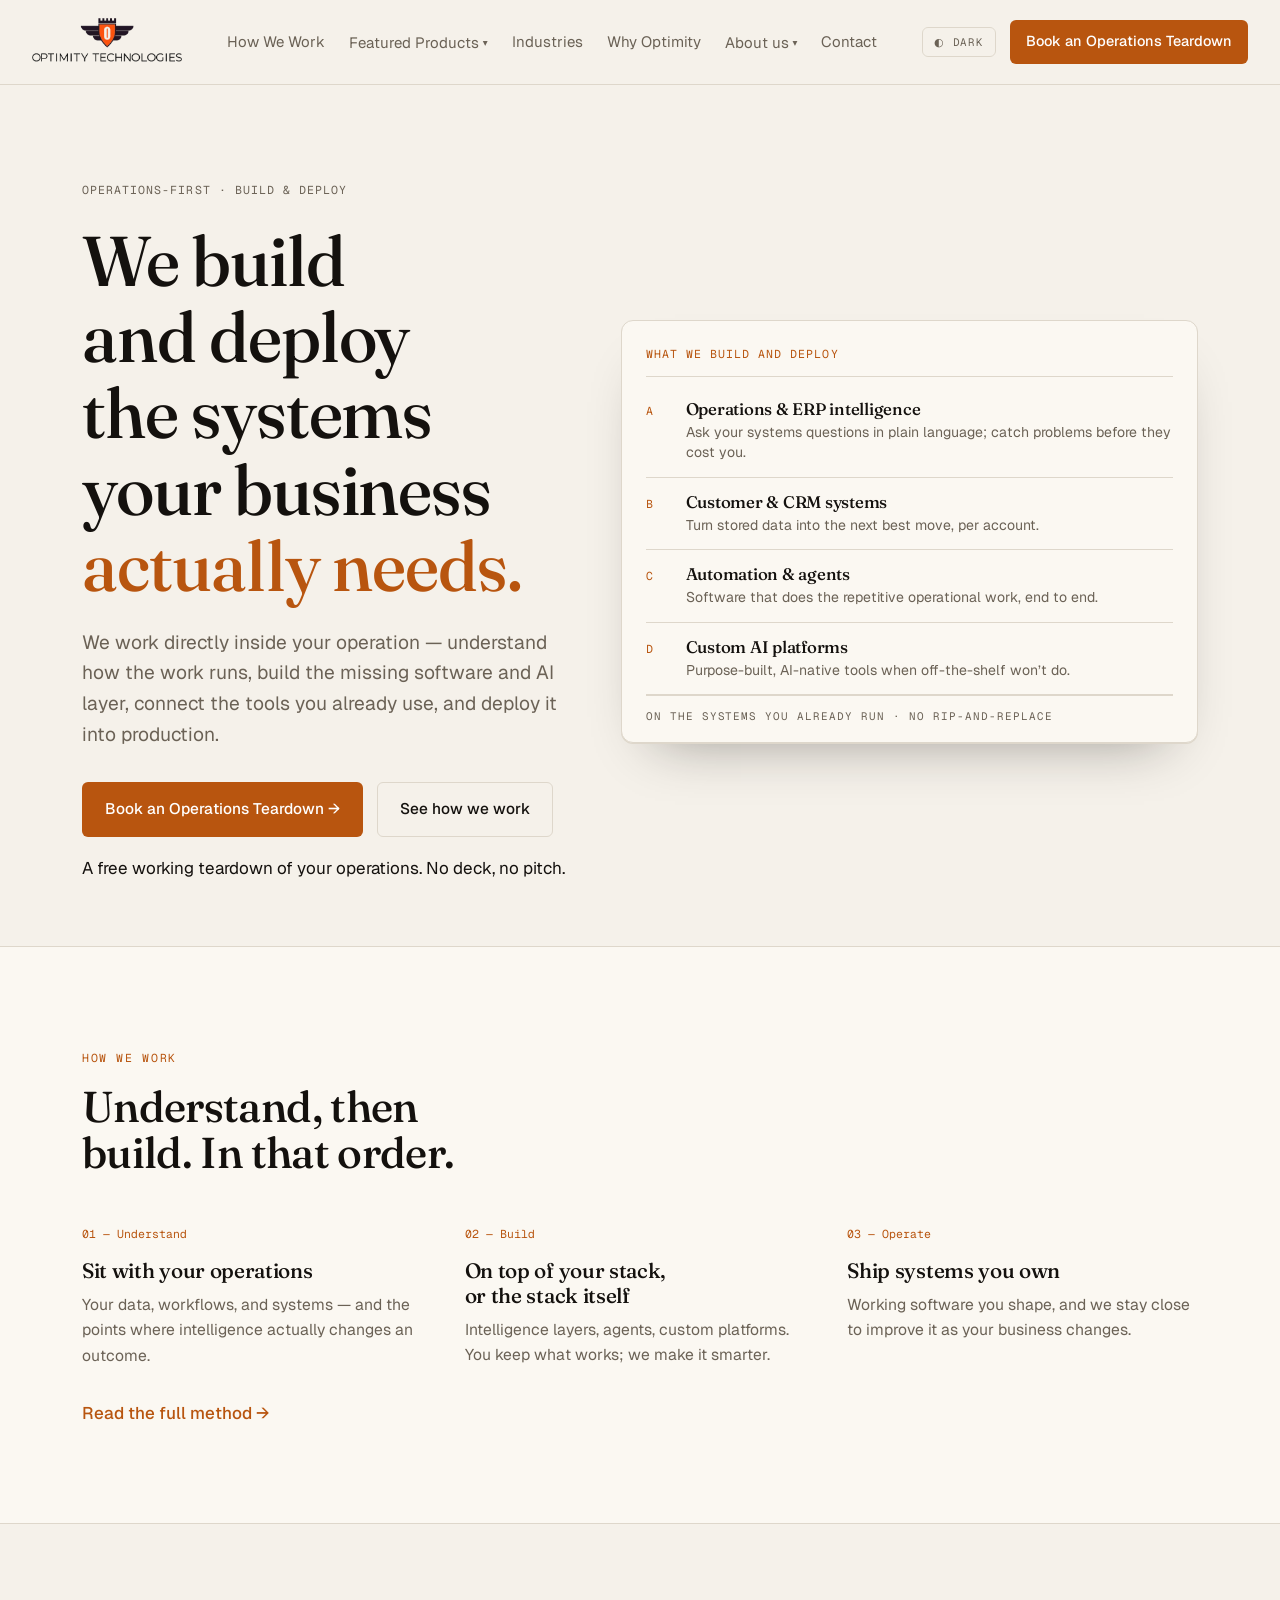
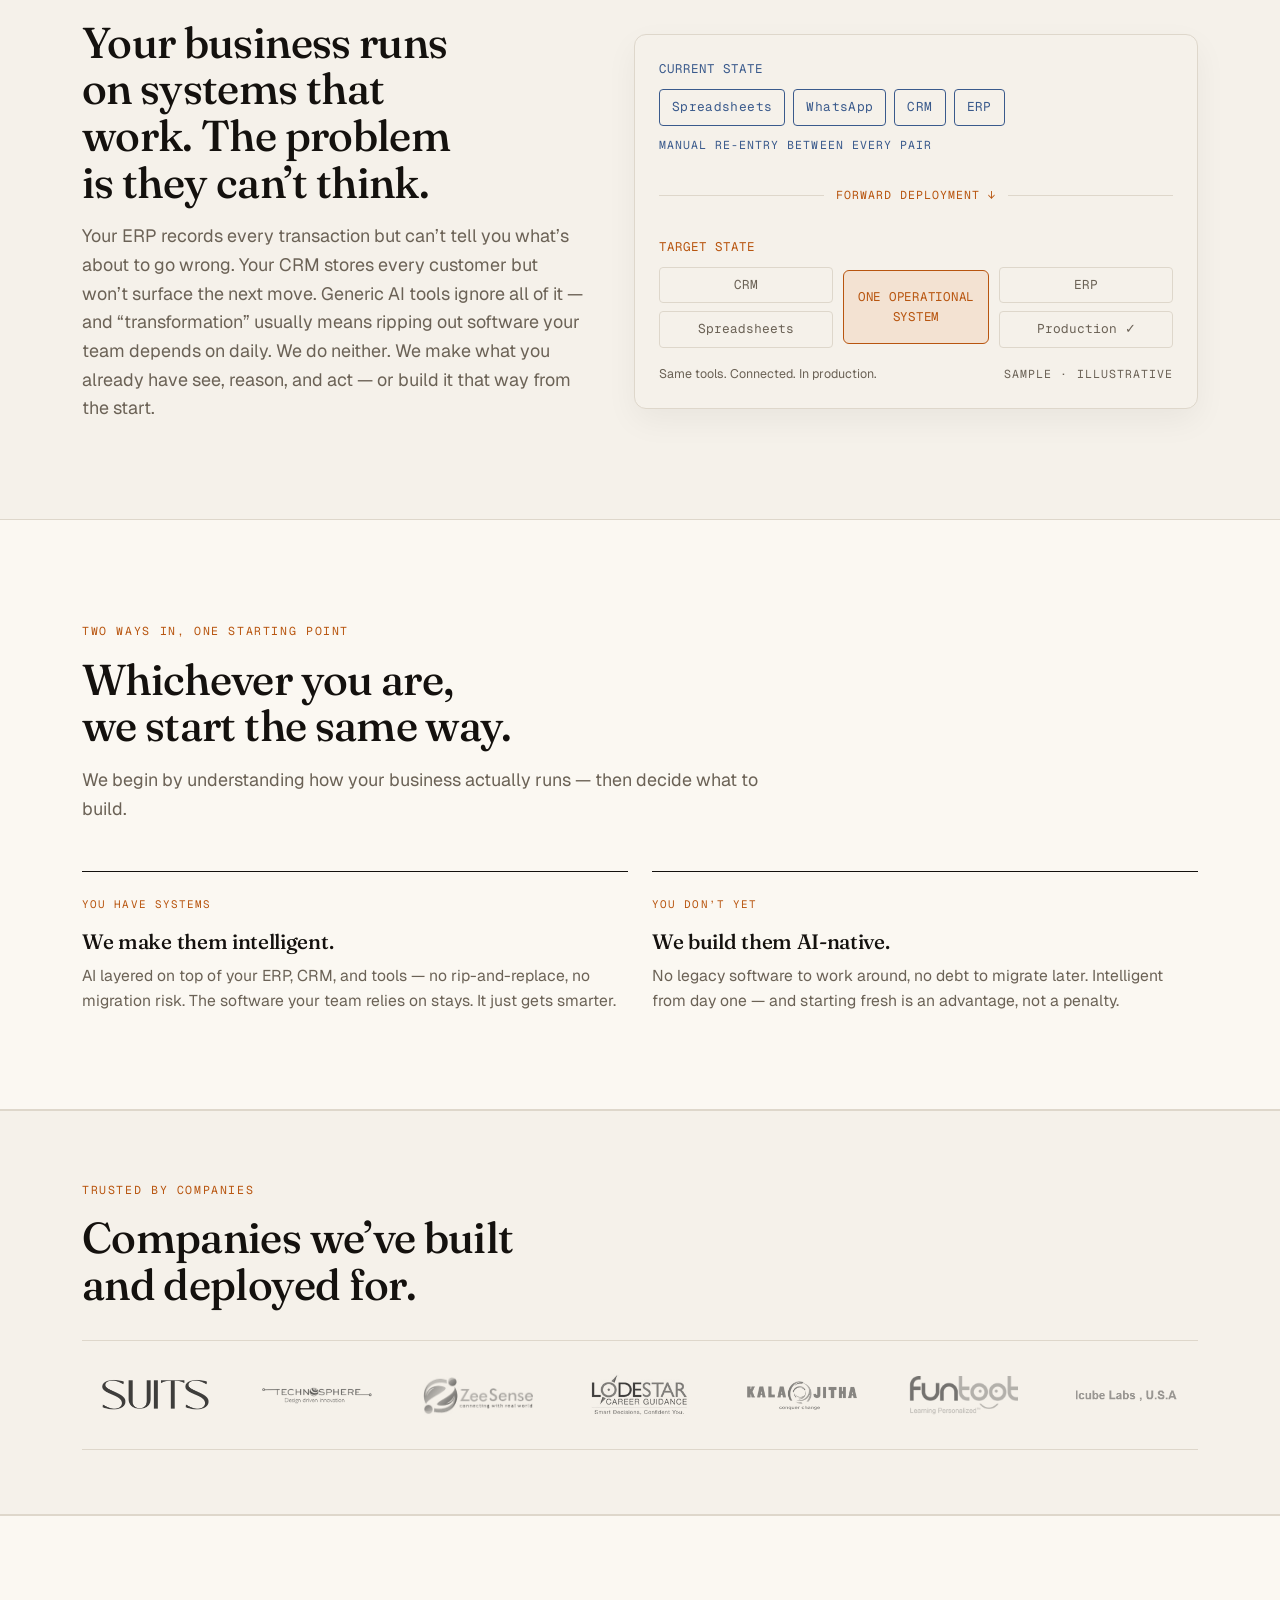
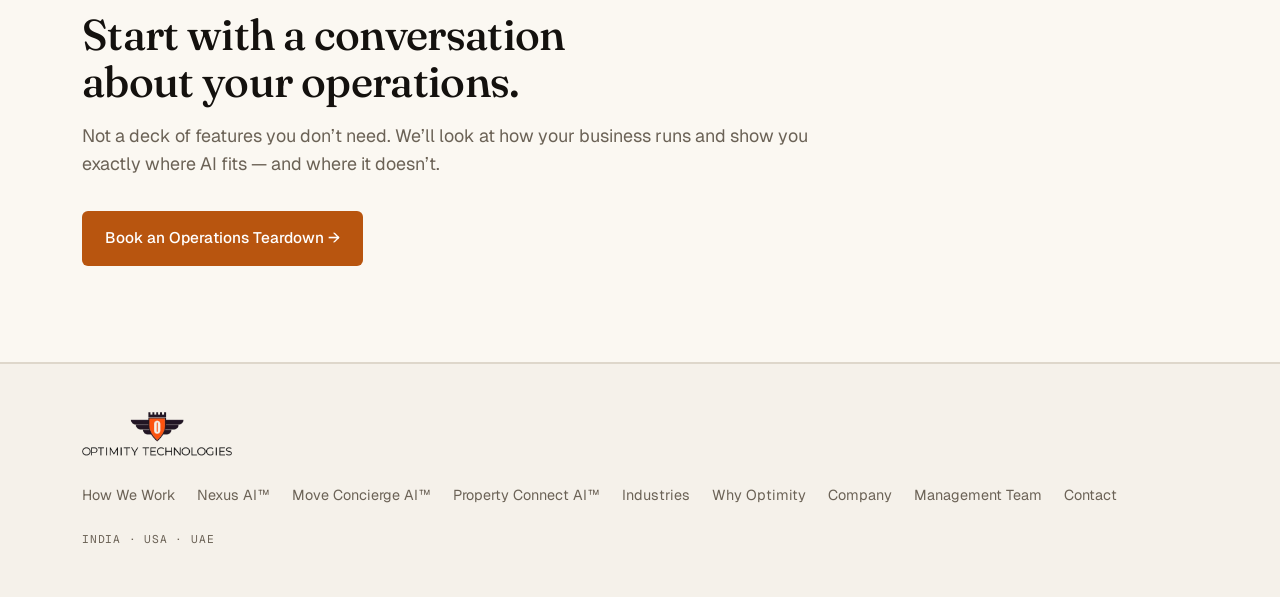
<file: index.html>
<!DOCTYPE html>
<html lang="en">
<head>
<meta charset="UTF-8">
<meta name="viewport" content="width=device-width, initial-scale=1.0">
<title>Optimity Technologies — AI Automation & Systems Integration for SMEs</title>
<meta name="description" content="We build and deploy the systems your business actually needs — AI automation, ERP and CRM integration, and workflow software for SME and mid-market companies. No rip-and-replace.">
<meta name="author" content="Optimity Technologies">
<meta name="robots" content="index, follow">
<link rel="canonical" href="https://optimitytechnologies.com/">

<!-- Open Graph / WhatsApp / LinkedIn -->
<meta property="og:type" content="website">
<meta property="og:url" content="https://optimitytechnologies.com/">
<meta property="og:title" content="Optimity Technologies — AI Automation & Systems Integration for SMEs">
<meta property="og:description" content="We build and deploy the systems your business actually needs — AI automation, ERP and CRM integration, and workflow software for SME and mid-market companies. No rip-and-replace.">
<meta property="og:image" content="https://optimitytechnologies.com/og-image.png">
<meta property="og:image:type" content="image/png">
<meta property="og:image:alt" content="Optimity Technologies — we build and deploy the systems your business actually needs">
<meta property="og:site_name" content="Optimity Technologies">

<!-- Twitter Card -->
<meta name="twitter:card" content="summary_large_image">
<meta name="twitter:url" content="https://optimitytechnologies.com/">
<meta name="twitter:title" content="Optimity Technologies — AI Automation & Systems Integration for SMEs">
<meta name="twitter:description" content="We build and deploy the systems your business actually needs — AI automation, ERP and CRM integration, and workflow software for SME and mid-market companies. No rip-and-replace.">
<meta name="twitter:image" content="https://optimitytechnologies.com/og-image.png">

<link rel="preconnect" href="https://fonts.googleapis.com">
<link rel="preconnect" href="https://fonts.gstatic.com" crossorigin>
<link href="https://fonts.googleapis.com/css2?family=Fraunces:opsz,wght@9..144,400;9..144,500;9..144,600&family=Geist:wght@400;500;600&family=Geist+Mono:wght@400;500&display=swap" rel="stylesheet">
<link rel="icon" type="image/png" href="/favicon-96x96.png" sizes="96x96" />
<link rel="icon" type="image/svg+xml" href="/favicon.svg" />
<link rel="shortcut icon" href="/favicon.ico" />
<link rel="apple-touch-icon" sizes="180x180" href="/apple-touch-icon.png" />
<link rel="manifest" href="/site.webmanifest" />
<script>(function(){try{var t=localStorage.getItem("optimity-theme");if(!t&&window.matchMedia&&matchMedia("(prefers-color-scheme: dark)").matches)t="dark";if(t==="dark")document.documentElement.setAttribute("data-theme","dark");}catch(e){}})();</script>
<link rel="stylesheet" href="styles.css?v=20260810-v1">
<!-- LLM & AI Agent Markdown Discovery -->
<link rel="alternate" type="text/markdown" title="llms.txt" href="/llms.txt">
<!-- Schema.org JSON-LD for Google Sitelinks & Organization -->
<script type="application/ld+json">
{
  "@context": "https://schema.org",
  "@graph": [
    {
      "@type": "Organization",
      "@id": "https://optimitytechnologies.com/#organization",
      "name": "Optimity Technologies",
      "url": "https://optimitytechnologies.com/",
      "logo": {
        "@type": "ImageObject",
        "url": "https://optimitytechnologies.com/logo_lightmode.png"
      },
      "description": "Operations-first AI consulting and engineering. We make the systems you already run intelligent — AI on top of your ERP, CRM, and operational tools."
    },
    {
      "@type": "WebSite",
      "@id": "https://optimitytechnologies.com/#website",
      "url": "https://optimitytechnologies.com/",
      "name": "Optimity Technologies",
      "description": "We build and deploy the systems your business actually needs.",
      "publisher": {
        "@id": "https://optimitytechnologies.com/#organization"
      }
    },
    {
      "@type": "ItemList",
      "itemListElement": [
        {
          "@type": "SiteNavigationElement",
          "position": 1,
          "name": "How We Work",
          "description": "Our operations-first method: understand the operation, design the system, build, integrate, deploy, improve.",
          "url": "https://optimitytechnologies.com/how-we-work.html"
        },
        {
          "@type": "SiteNavigationElement",
          "position": 2,
          "name": "Industries",
          "description": "Workflow automation, document intelligence, decision support, and compliance systems built on the tools your industry already runs.",
          "url": "https://optimitytechnologies.com/industries.html"
        },
        {
          "@type": "SiteNavigationElement",
          "position": 3,
          "name": "Why Optimity",
          "description": "What makes Optimity a different kind of technology partner and our three engagement models: Product Studio, Embedded Teams, and Strategic Advisory.",
          "url": "https://optimitytechnologies.com/why-optimity.html"
        },
        {
          "@type": "SiteNavigationElement",
          "position": 4,
          "name": "About Us",
          "description": "Meet the team bridging the gap between high-level AI consulting and production engineering.",
          "url": "https://optimitytechnologies.com/about.html"
        },
        {
          "@type": "SiteNavigationElement",
          "position": 5,
          "name": "Contact & Book Teardown",
          "description": "Start with a conversation about your business. Book a free Operations Teardown.",
          "url": "https://optimitytechnologies.com/contact.html"
        }
      ]
    }
  ]
}
</script>
</head>
<body>
<a class="skip" href="#main">Skip to content</a>

<div id="site-header"><!--#include virtual="/header.html" --></div>

<main id="main">

<!-- HERO: the teardown artifact is the proof -->
<header class="hero"><div class="wrap"><div class="hero-grid">
  <div>
    <div class="eyebrow mono">Operations-first · Build &amp; deploy</div>
    <h1>We build and deploy the systems your business <span class="accent">actually needs.</span></h1>
    <p class="lead">We work directly inside your operation — understand how the work runs, build the missing software and AI layer, connect the tools you already use, and deploy it into production.</p>
    <div class="hero-cta">
      <a class="btn btn-primary" href="contact.html#book">Book an Operations Teardown →</a>
      <a class="btn btn-ghost" href="how-we-work.html">See how we work</a>
    </div>
    <p class="hero-cta note">A free working teardown of your operations. No deck, no pitch.</p>
  </div>

  <!-- What we deploy — the four capabilities, offer-first (2026-08-10 feedback) -->
  <div class="artifact hero-caps" aria-label="What we build and deploy">
    <div class="hero-caps-head mono">What we build and deploy</div>
    <div class="hero-cap"><div class="hero-cap-n mono">A</div><div><h3>Operations &amp; ERP intelligence</h3><p>Ask your systems questions in plain language; catch problems before they cost you.</p></div></div>
    <div class="hero-cap"><div class="hero-cap-n mono">B</div><div><h3>Customer &amp; CRM systems</h3><p>Turn stored data into the next best move, per account.</p></div></div>
    <div class="hero-cap"><div class="hero-cap-n mono">C</div><div><h3>Automation &amp; agents</h3><p>Software that does the repetitive operational work, end to end.</p></div></div>
    <div class="hero-cap"><div class="hero-cap-n mono">D</div><div><h3>Custom AI platforms</h3><p>Purpose-built, AI-native tools when off-the-shelf won&rsquo;t do.</p></div></div>
    <div class="hero-caps-foot mono">On the systems you already run &middot; no rip-and-replace</div>
  </div>
</div></div></header>

<!-- HOW WE WORK (brief) -->
<section class="band"><div class="wrap">
  <div class="section-head">
    <span class="kicker">How we work</span>
    <h2>Understand, then build. In that order.</h2>
  </div>
  <div class="steps">
    <div class="step">
      <div class="step-n">01 — Understand</div>
      <h3>Sit with your operations</h3>
      <p>Your data, workflows, and systems — and the points where intelligence actually changes an outcome.</p>
    </div>
    <div class="step">
      <div class="step-n">02 — Build</div>
      <h3>On top of your stack, or the stack itself</h3>
      <p>Intelligence layers, agents, custom platforms. You keep what works; we make it smarter.</p>
    </div>
    <div class="step">
      <div class="step-n">03 — Operate</div>
      <h3>Ship systems you own</h3>
      <p>Working software you shape, and we stay close to improve it as your business changes.</p>
    </div>
  </div>
  <p class="mt-32"><a class="link-inline" href="how-we-work.html">Read the full method →</a></p>
</div></section>

<!-- PROBLEM -->
<section class="problem-section"><div class="wrap">
  <div class="problem-split">
    <div class="section-head problem-text">
      <h2>Your business runs on systems that work. The problem is they can’t think.</h2>
      <p>Your ERP records every transaction but can’t tell you what’s about to go wrong. Your CRM stores every customer but won’t surface the next move. Generic AI tools ignore all of it — and “transformation” usually means ripping out software your team depends on daily. We do neither. We make what you already have see, reason, and act — or build it that way from the start.</p>
    </div>
    <div class="problem-visual-card opsmap opsmap--calm" aria-hidden="true">
      <div class="opsmap-zone">
        <div class="opsmap-label state-label">Current state</div>
        <div class="opsmap-boxes">
          <span class="opsmap-box">Spreadsheets</span><span class="opsmap-box">WhatsApp</span>
          <span class="opsmap-box">CRM</span><span class="opsmap-box">ERP</span>
        </div>
        <div class="opsmap-annot mono">manual re-entry between every pair</div>
      </div>
      <div class="opsmap-mid"><span class="opsmap-line"></span><span class="opsmap-fd mono">Forward deployment ↓</span><span class="opsmap-line"></span></div>
      <div class="opsmap-zone">
        <div class="opsmap-label target-label">Target state</div>
        <div class="opsmap-target-grid">
          <div class="opsmap-tcol"><span class="opsmap-tbox">CRM</span><span class="opsmap-tbox">Spreadsheets</span></div>
          <div class="opsmap-core">One operational<br>system</div>
          <div class="opsmap-tcol"><span class="opsmap-tbox">ERP</span><span class="opsmap-tbox">Production ✓</span></div>
        </div>
        <div class="opsmap-note"><span>Same tools. Connected. In production.</span><span class="mono opsmap-sample">sample · illustrative</span></div>
      </div>
    </div>
  </div>
</div></section>

<!-- TWO WAYS IN -->
<section class="band"><div class="wrap">
  <div class="section-head">
    <span class="kicker">Two ways in, one starting point</span>
    <h2>Whichever you are, we start the same way.</h2>
    <p>We begin by understanding how your business actually runs — then decide what to build.</p>
  </div>
  <div class="cols-2">
    <div class="entry">
      <div class="tagline">You have systems</div>
      <h3>We make them intelligent.</h3>
      <p>AI layered on top of your ERP, CRM, and tools — no rip-and-replace, no migration risk. The software your team relies on stays. It just gets smarter.</p>
    </div>
    <div class="entry">
      <div class="tagline">You don’t yet</div>
      <h3>We build them AI-native.</h3>
      <p>No legacy software to work around, no debt to migrate later. Intelligent from day one — and starting fresh is an advantage, not a penalty.</p>
    </div>
  </div>
</div></section>

<!-- "What we build" moved into the hero panel (2026-08-10 feedback) -->

<!-- DEPLOYMENT LOG slot — intentionally empty (2026-08-10 feedback).
     Composite dossiers read as fake next to real client logos. The .dlog CSS
     component is kept; this slot receives the first REAL anonymized deployment
     story (TODOS.md P1) once a client from assets/logo/PERMISSIONS.md agrees. -->

<!-- TRUSTED BY COMPANIES -->
<section class="trusted-section">
  <div class="wrap">
    <div class="section-head">
      <span class="kicker">Trusted by companies</span>
      <h2>Companies we’ve built and deployed for.</h2>
    </div>
    <div class="trusted-logos-grid">
      <div class="trusted-card" title="SUITS">
        <img src="assets/logo/suits.png" width="1728" height="512" loading="lazy" decoding="async" alt="SUITS" class="trusted-logo-img" onerror="this.style.display='none'; this.nextElementSibling.style.display='inline-block';">
        <span class="trusted-logo-text" style="display:none;">SUITS</span>
      </div>
      <div class="trusted-card" title="Technosphere">
        <img src="assets/logo/technosphere.png" width="600" height="97" loading="lazy" decoding="async" alt="Technosphere" class="trusted-logo-img" onerror="this.style.display='none'; this.nextElementSibling.style.display='inline-block';">
        <span class="trusted-logo-text" style="display:none;">Technosphere</span>
      </div>
      <div class="trusted-card" title="ZeeSense">
        <img src="assets/logo/zeesense.png" width="240" height="84" loading="lazy" decoding="async" alt="ZeeSense" class="trusted-logo-img" onerror="this.style.display='none'; this.nextElementSibling.style.display='inline-block';">
        <span class="trusted-logo-text" style="display:none;">ZeeSense</span>
      </div>
      <div class="trusted-card" title="Lodestar">
        <img src="assets/logo/lodestar.png" width="163" height="70" loading="lazy" decoding="async" alt="Lodestar" class="trusted-logo-img" onerror="this.style.display='none'; this.nextElementSibling.style.display='inline-block';">
        <span class="trusted-logo-text" style="display:none;">Lodestar</span>
      </div>
      <div class="trusted-card" title="Kalajitha">
        <img src="assets/logo/kalajitha.png" width="200" height="53" loading="lazy" decoding="async" alt="Kalajitha" class="trusted-logo-img" onerror="this.style.display='none'; this.nextElementSibling.style.display='inline-block';">
        <span class="trusted-logo-text" style="display:none;">Kalajitha</span>
      </div>
      <div class="trusted-card" title="Funtoot">
        <img src="assets/logo/funtoot.png" width="300" height="106" loading="lazy" decoding="async" alt="Funtoot" class="trusted-logo-img" onerror="this.style.display='none'; this.nextElementSibling.style.display='inline-block';">
        <span class="trusted-logo-text" style="display:none;">Funtoot</span>
      </div>
      <div class="trusted-card" title="Icube Labs USA">
        <img src="assets/logo/icube-labs-usa.png" width="191" height="39" loading="lazy" decoding="async" alt="Icube Labs USA" class="trusted-logo-img" onerror="this.style.display='none'; this.nextElementSibling.style.display='inline-block';">
        <span class="trusted-logo-text" style="display:none;">Icube Labs USA</span>
      </div>
    </div>
  </div>
</section>

<!-- CLOSING CTA -->
<section class="band"><div class="wrap"><div class="cta-block">
  <h2>Start with a conversation about your operations.</h2>
  <p>Not a deck of features you don’t need. We’ll look at how your business runs and show you exactly where AI fits — and where it doesn’t.</p>
  <a class="btn btn-primary" href="contact.html#book">Book an Operations Teardown →</a>
</div></div></section>

</main>

<div id="site-footer"><!--#include virtual="/footer.html" --></div>

<script src="components.js?v=20260810-v1"></script>
<script src="theme.js?v=20260810-v1"></script>
</body>
</html>
</file>
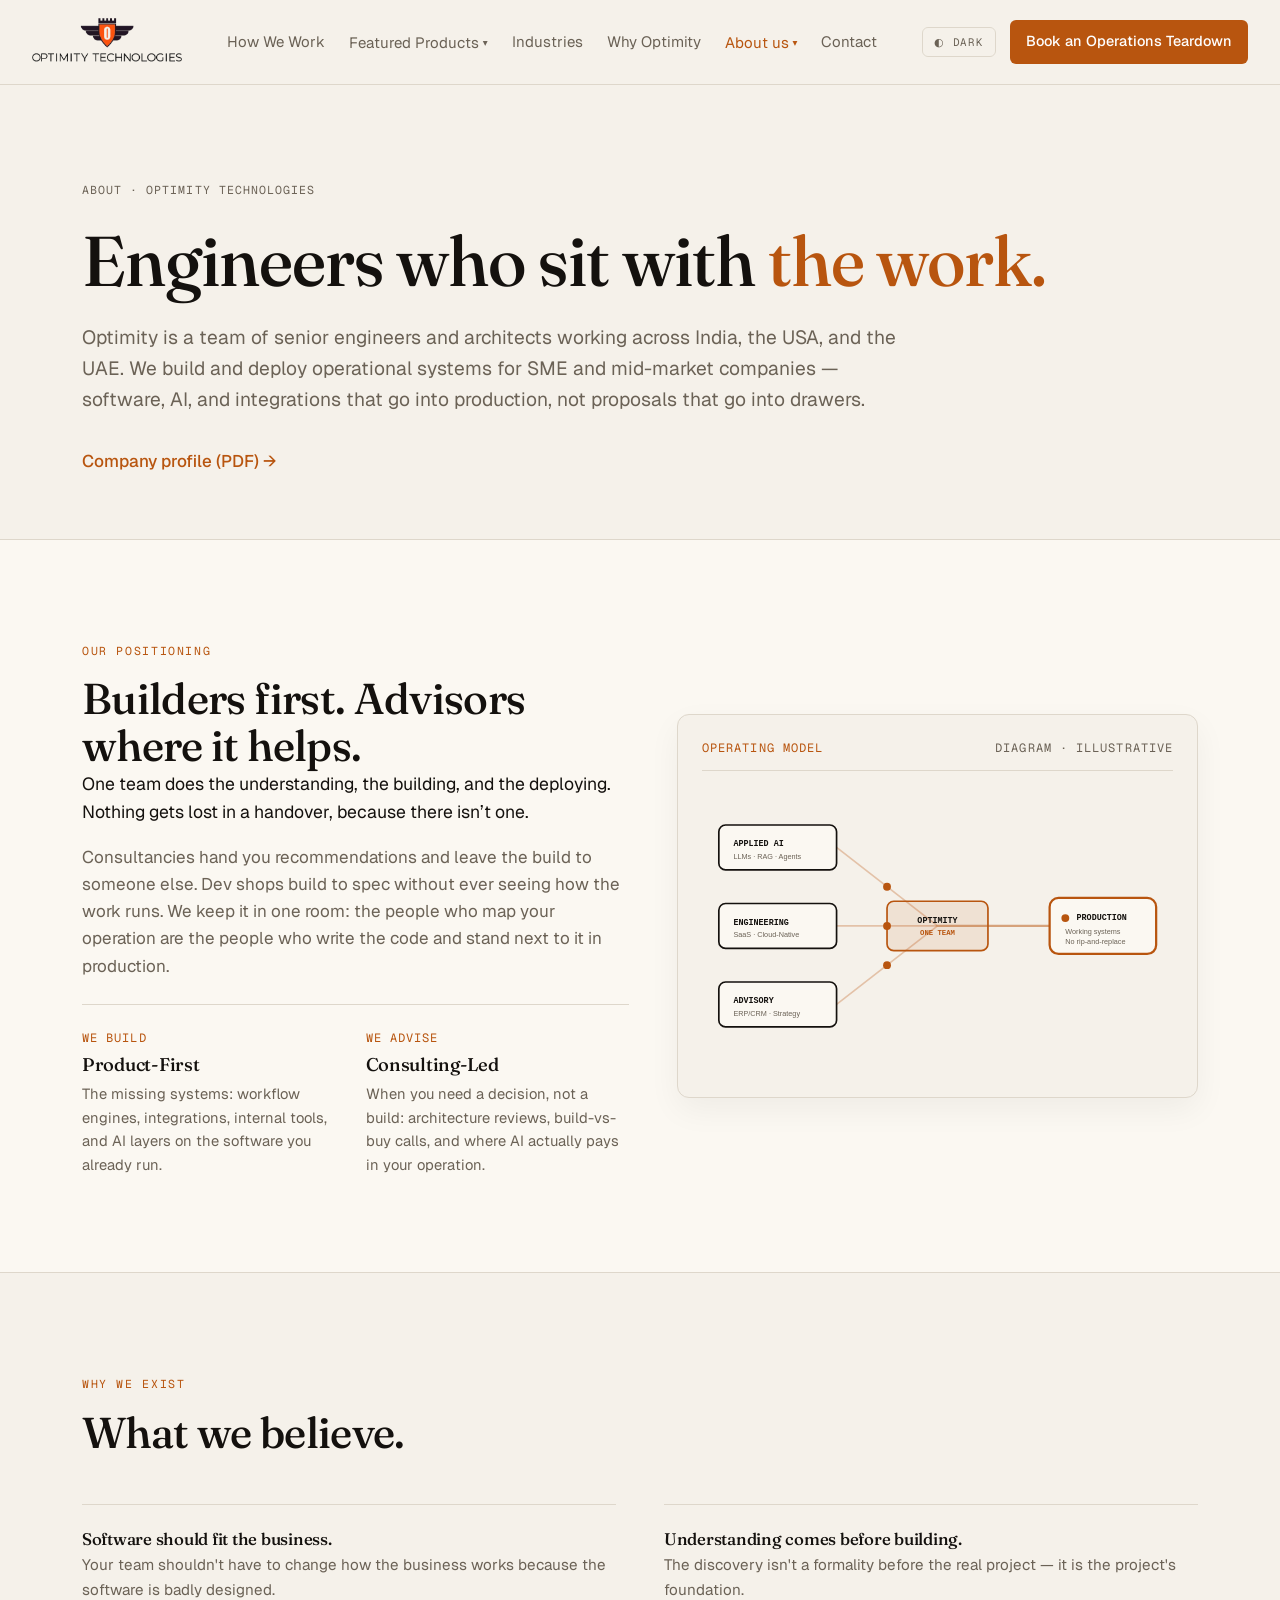
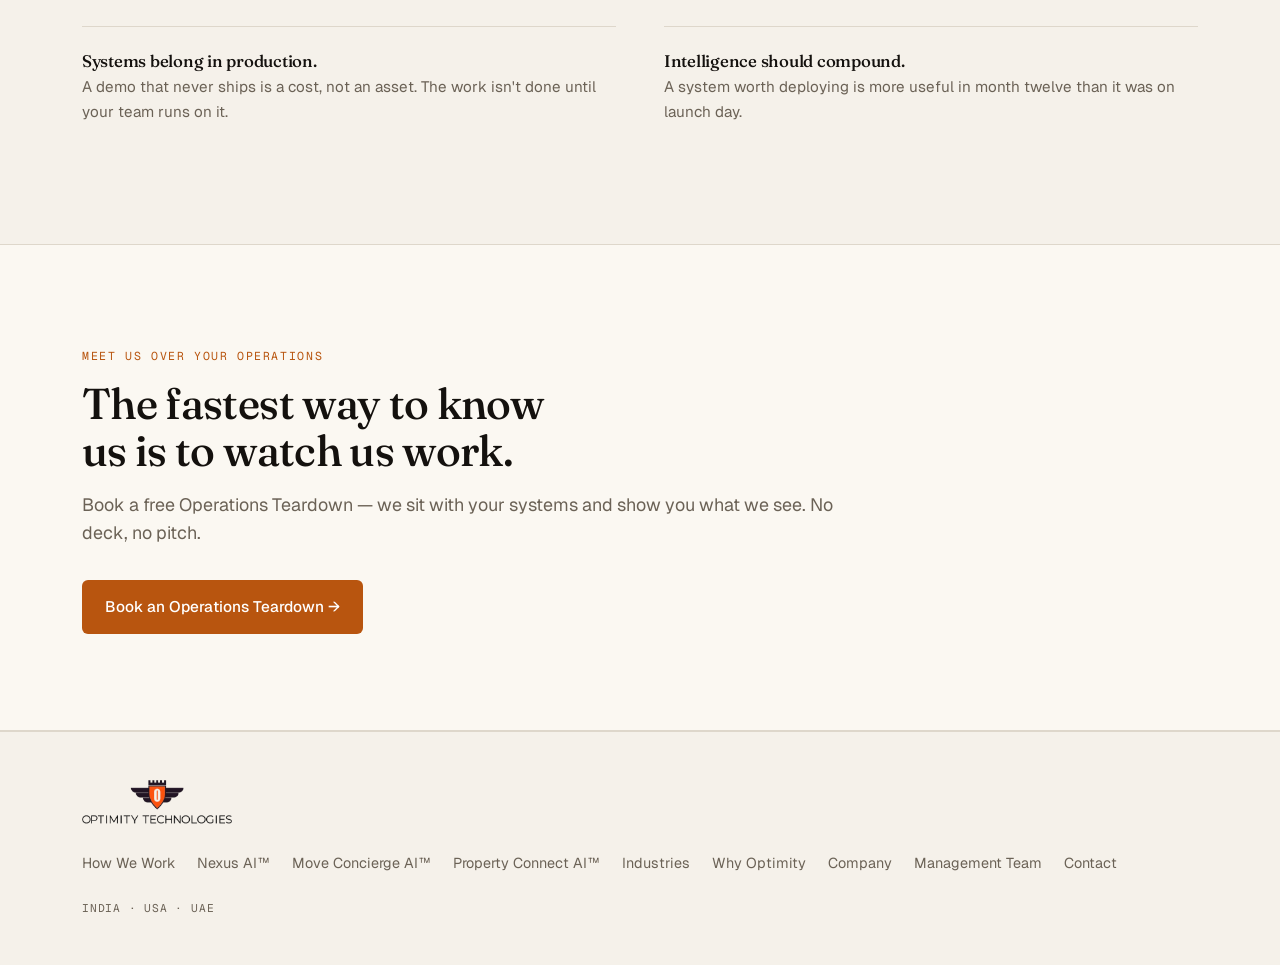
<file: about.html>
<!DOCTYPE html>
<html lang="en">
<head>
<meta charset="UTF-8">
<meta name="viewport" content="width=device-width, initial-scale=1.0">
<title>About Optimity Technologies — Engineering Team in India, USA & UAE</title>
<meta name="description" content="Senior engineers and architects building and deploying operational systems — software, AI, and integrations — for SME and mid-market companies.">
<meta name="author" content="Optimity Technologies">
<meta name="robots" content="index, follow">
<link rel="canonical" href="https://optimitytechnologies.com/about.html">

<!-- Open Graph / WhatsApp / LinkedIn -->
<meta property="og:type" content="website">
<meta property="og:url" content="https://optimitytechnologies.com/about.html">
<meta property="og:title" content="About Optimity Technologies — Engineering Team in India, USA & UAE">
<meta property="og:description" content="Senior engineers and architects building and deploying operational systems — software, AI, and integrations — for SME and mid-market companies.">
<meta property="og:image" content="https://optimitytechnologies.com/og-image.png">
<meta property="og:image:type" content="image/png">
<meta property="og:image:alt" content="Optimity Technologies — we build and deploy the systems your business actually needs">
<meta property="og:site_name" content="Optimity Technologies">

<!-- Twitter Card -->
<meta name="twitter:card" content="summary_large_image">
<meta name="twitter:url" content="https://optimitytechnologies.com/about.html">
<meta name="twitter:title" content="About Optimity Technologies — Engineering Team in India, USA & UAE">
<meta name="twitter:description" content="Senior engineers and architects building and deploying operational systems — software, AI, and integrations — for SME and mid-market companies.">
<meta name="twitter:image" content="https://optimitytechnologies.com/og-image.png">

<link rel="preconnect" href="https://fonts.googleapis.com">
<link rel="preconnect" href="https://fonts.gstatic.com" crossorigin>
<link href="https://fonts.googleapis.com/css2?family=Fraunces:opsz,wght@9..144,400;9..144,500;9..144,600&family=Geist:wght@400;500;600&family=Geist+Mono:wght@400;500&display=swap" rel="stylesheet">
<link rel="icon" type="image/png" href="/favicon-96x96.png" sizes="96x96" />
<link rel="icon" type="image/svg+xml" href="/favicon.svg" />
<link rel="shortcut icon" href="/favicon.ico" />
<link rel="apple-touch-icon" sizes="180x180" href="/apple-touch-icon.png" />
<link rel="manifest" href="/site.webmanifest" />
<script>(function(){try{var t=localStorage.getItem("optimity-theme");if(!t&&window.matchMedia&&matchMedia("(prefers-color-scheme: dark)").matches)t="dark";if(t==="dark")document.documentElement.setAttribute("data-theme","dark");}catch(e){}})();</script>
<link rel="stylesheet" href="styles.css?v=20260810-v1">
<!-- LLM & AI Agent Markdown Discovery -->
<link rel="alternate" type="text/markdown" title="llms.txt" href="/llms.txt">
<!-- Schema.org JSON-LD for Google Sitelinks & Organization -->
<script type="application/ld+json">
{
  "@context": "https://schema.org",
  "@graph": [
    {
      "@type": "Organization",
      "@id": "https://optimitytechnologies.com/#organization",
      "name": "Optimity Technologies",
      "url": "https://optimitytechnologies.com/",
      "logo": {
        "@type": "ImageObject",
        "url": "https://optimitytechnologies.com/logo_lightmode.png"
      },
      "description": "Operations-first AI consulting and engineering. We make the systems you already run intelligent — AI on top of your ERP, CRM, and operational tools."
    },
    {
      "@type": "WebSite",
      "@id": "https://optimitytechnologies.com/#website",
      "url": "https://optimitytechnologies.com/",
      "name": "Optimity Technologies",
      "description": "We build and deploy the systems your business actually needs.",
      "publisher": {
        "@id": "https://optimitytechnologies.com/#organization"
      }
    },
    {
      "@type": "ItemList",
      "itemListElement": [
        {
          "@type": "SiteNavigationElement",
          "position": 1,
          "name": "How We Work",
          "description": "Our operations-first method: understand the operation, design the system, build, integrate, deploy, improve.",
          "url": "https://optimitytechnologies.com/how-we-work.html"
        },
        {
          "@type": "SiteNavigationElement",
          "position": 2,
          "name": "Industries",
          "description": "Workflow automation, document intelligence, decision support, and compliance systems built on the tools your industry already runs.",
          "url": "https://optimitytechnologies.com/industries.html"
        },
        {
          "@type": "SiteNavigationElement",
          "position": 3,
          "name": "Why Optimity",
          "description": "What makes Optimity a different kind of technology partner and our three engagement models: Product Studio, Embedded Teams, and Strategic Advisory.",
          "url": "https://optimitytechnologies.com/why-optimity.html"
        },
        {
          "@type": "SiteNavigationElement",
          "position": 4,
          "name": "About Us",
          "description": "Meet the team bridging the gap between high-level AI consulting and production engineering.",
          "url": "https://optimitytechnologies.com/about.html"
        },
        {
          "@type": "SiteNavigationElement",
          "position": 5,
          "name": "Contact & Book Teardown",
          "description": "Start with a conversation about your business. Book a free Operations Teardown.",
          "url": "https://optimitytechnologies.com/contact.html"
        }
      ]
    }
  ]
}
</script>
</head>
<body>
<a class="skip" href="#main">Skip to content</a>

<div id="site-header"><!--#include virtual="/header.html" --></div>

<main id="main">

<!-- HERO -->
<header class="hero"><div class="wrap">
  <div class="eyebrow mono">About · Optimity Technologies</div>
  <h1>Engineers who sit with <span class="accent">the work.</span></h1>
  <p class="lead lead-wide">Optimity is a team of senior engineers and architects working across India, the USA, and the UAE. We build and deploy operational systems for SME and mid-market companies — software, AI, and integrations that go into production, not proposals that go into drawers.</p>
  <p style="margin-top:16px;"><a class="link-inline" href="/Optimity_Profile_May_2026.pdf?v=2">Company profile (PDF) →</a></p>
</div></header>

<!-- POSITIONING & OPERATING MODEL -->
<section class="band"><div class="wrap">
  <div class="about-split">
    <div>
      <span class="kicker">Our Positioning</span>
      <h2>Builders first. Advisors where it helps.</h2>
      <p class="lede">One team does the understanding, the building, and the deploying. Nothing gets lost in a handover, because there isn’t one.</p>
      <p class="text-muted mb-24">Consultancies hand you recommendations and leave the build to someone else. Dev shops build to spec without ever seeing how the work runs. We keep it in one room: the people who map your operation are the people who write the code and stand next to it in production.</p>
      
      <div class="split-cols">
        <div>
          <div class="mono split-label">We Build</div>
          <h3 class="split-title">Product-First</h3>
          <p class="split-text">The missing systems: workflow engines, integrations, internal tools, and AI layers on the software you already run.</p>
        </div>
        <div>
          <div class="mono split-label">We Advise</div>
          <h3 class="split-title">Consulting-Led</h3>
          <p class="split-text">When you need a decision, not a build: architecture reviews, build-vs-buy calls, and where AI actually pays in your operation.</p>
        </div>
      </div>
    </div>
    
    <div class="operating-model-card" aria-hidden="true">
      <div class="omc-head">
        <span class="mono omc-kicker">Operating model</span>
        <span class="mono omc-note">Diagram · illustrative</span>
      </div>
      <div class="omc-body">
        <svg viewBox="0 0 420 230" fill="none" xmlns="http://www.w3.org/2000/svg" class="svg-fluid">
          <!-- Connecting Lines -->
          <line x1="120" y1="45" x2="210" y2="115" stroke="var(--accent)" stroke-width="1.5" stroke-opacity="0.3"/>
          <line x1="120" y1="115" x2="210" y2="115" stroke="var(--accent)" stroke-width="1.5" stroke-opacity="0.3"/>
          <line x1="120" y1="185" x2="210" y2="115" stroke="var(--accent)" stroke-width="1.5" stroke-opacity="0.3"/>
          <line x1="210" y1="115" x2="310" y2="115" stroke="var(--accent)" stroke-width="2" stroke-opacity="0.5"/>

          <!-- Animated Data Pulses -->
          <circle cx="165" cy="80" r="3.5" fill="var(--accent)">
          </circle>
          <circle cx="165" cy="115" r="3.5" fill="var(--accent)">
          </circle>
          <circle cx="165" cy="150" r="3.5" fill="var(--accent)">
          </circle>

          <!-- Left Pillars -->
          <!-- Applied AI -->
          <rect x="15" y="25" width="105" height="40" rx="6" stroke="currentColor" stroke-width="1.5" fill="var(--surface)"/>
          <text x="28" y="44" fill="currentColor" font-family="monospace" font-size="7.5" font-weight="bold">APPLIED AI</text>
          <text x="28" y="55" fill="var(--muted)" font-family="sans-serif" font-size="6.5">LLMs · RAG · Agents</text>
          
          <!-- Product Engineering -->
          <rect x="15" y="95" width="105" height="40" rx="6" stroke="currentColor" stroke-width="1.5" fill="var(--surface)"/>
          <text x="28" y="114" fill="currentColor" font-family="monospace" font-size="7.5" font-weight="bold">ENGINEERING</text>
          <text x="28" y="125" fill="var(--muted)" font-family="sans-serif" font-size="6.5">SaaS · Cloud-Native</text>

          <!-- Strategic Consulting -->
          <rect x="15" y="165" width="105" height="40" rx="6" stroke="currentColor" stroke-width="1.5" fill="var(--surface)"/>
          <text x="28" y="184" fill="currentColor" font-family="monospace" font-size="7.5" font-weight="bold">ADVISORY</text>
          <text x="28" y="195" fill="var(--muted)" font-family="sans-serif" font-size="6.5">ERP/CRM · Strategy</text>
          <!-- Center: one team -->
          <rect x="165" y="93" width="90" height="44" rx="6" stroke="var(--accent)" stroke-width="1.5" fill="var(--accent)" fill-opacity="0.10"/>
          <text x="210" y="112" fill="currentColor" font-family="monospace" font-size="7.5" text-anchor="middle" font-weight="bold">OPTIMITY</text>
          <text x="210" y="123" fill="var(--accent)" font-family="monospace" font-size="6.5" text-anchor="middle" font-weight="bold">ONE TEAM</text>

          <!-- Right Outcome Box -->
          <rect x="310" y="90" width="95" height="50" rx="8" stroke="var(--accent)" stroke-width="2" fill="var(--surface)"/>
          <circle cx="324" cy="108" r="3.5" fill="var(--accent)">
          </circle>
          <text x="334" y="110" fill="currentColor" font-family="monospace" font-size="7.5" font-weight="bold">PRODUCTION</text>
          <text x="324" y="122" fill="var(--muted)" font-family="sans-serif" font-size="6.5">Working systems</text>
          <text x="324" y="131" fill="var(--muted)" font-family="sans-serif" font-size="6.5">No rip-and-replace</text>
        </svg>
      </div>
    </div>
  </div>
</div></section>

<!-- WHAT WE BELIEVE -->
<section><div class="wrap">
  <div class="section-head">
    <span class="kicker">Why we exist</span>
    <h2>What we believe.</h2>
  </div>
  <div class="diffs">
    <div class="diff"><h3>Software should fit the business.</h3><p>Your team shouldn't have to change how the business works because the software is badly designed.</p></div>
    <div class="diff"><h3>Understanding comes before building.</h3><p>The discovery isn't a formality before the real project — it is the project's foundation.</p></div>
    <div class="diff"><h3>Systems belong in production.</h3><p>A demo that never ships is a cost, not an asset. The work isn't done until your team runs on it.</p></div>
    <div class="diff"><h3>Intelligence should compound.</h3><p>A system worth deploying is more useful in month twelve than it was on launch day.</p></div>
  </div>
</div></section>

<!-- CLOSING CTA -->
<section class="band"><div class="wrap"><div class="cta-block">
  <span class="kicker">Meet us over your operations</span>
  <h2>The fastest way to know us is to watch us work.</h2>
  <p>Book a free Operations Teardown — we sit with your systems and show you what we see. No deck, no pitch.</p>
  <a class="btn btn-primary" href="contact.html#book">Book an Operations Teardown →</a>
</div></div></section>

</main>

<div id="site-footer"><!--#include virtual="/footer.html" --></div>

<script src="components.js?v=20260810-v1"></script>
<script src="theme.js?v=20260810-v1"></script>
</body>
</html>
</file>
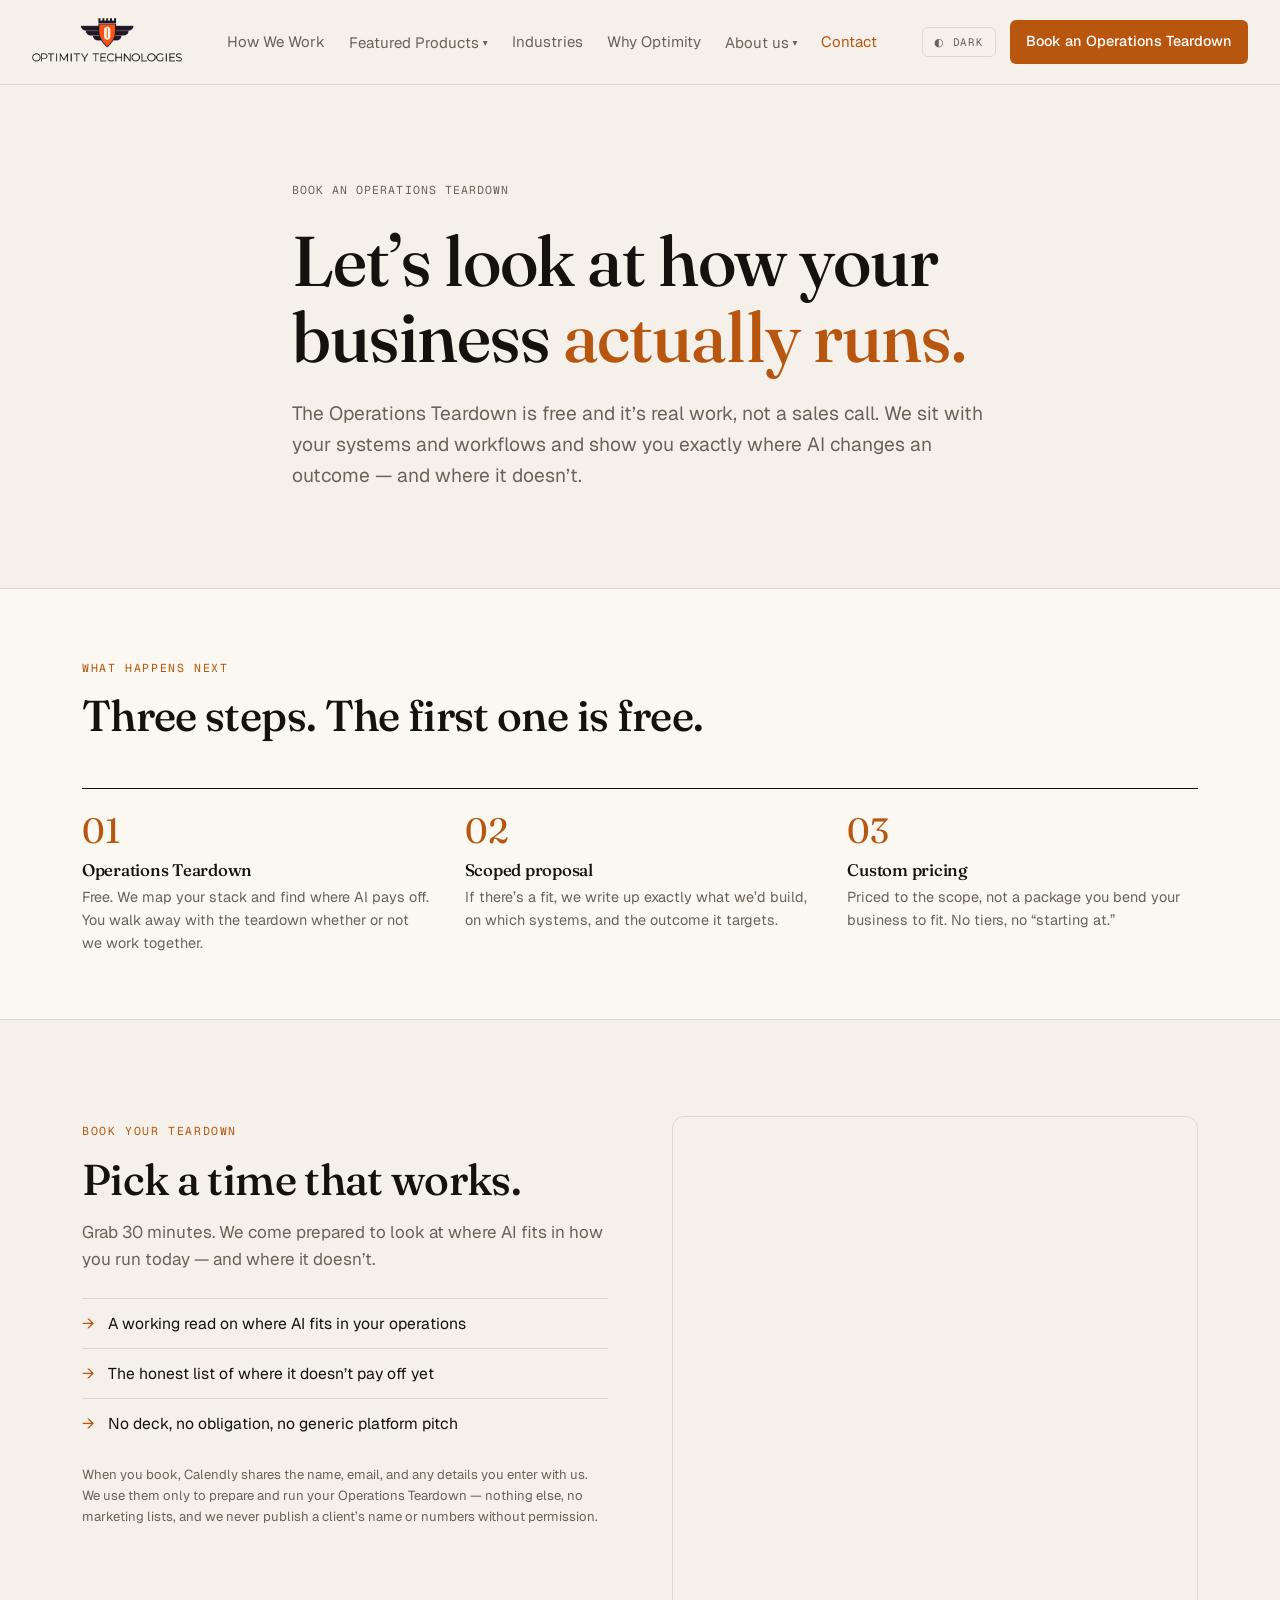
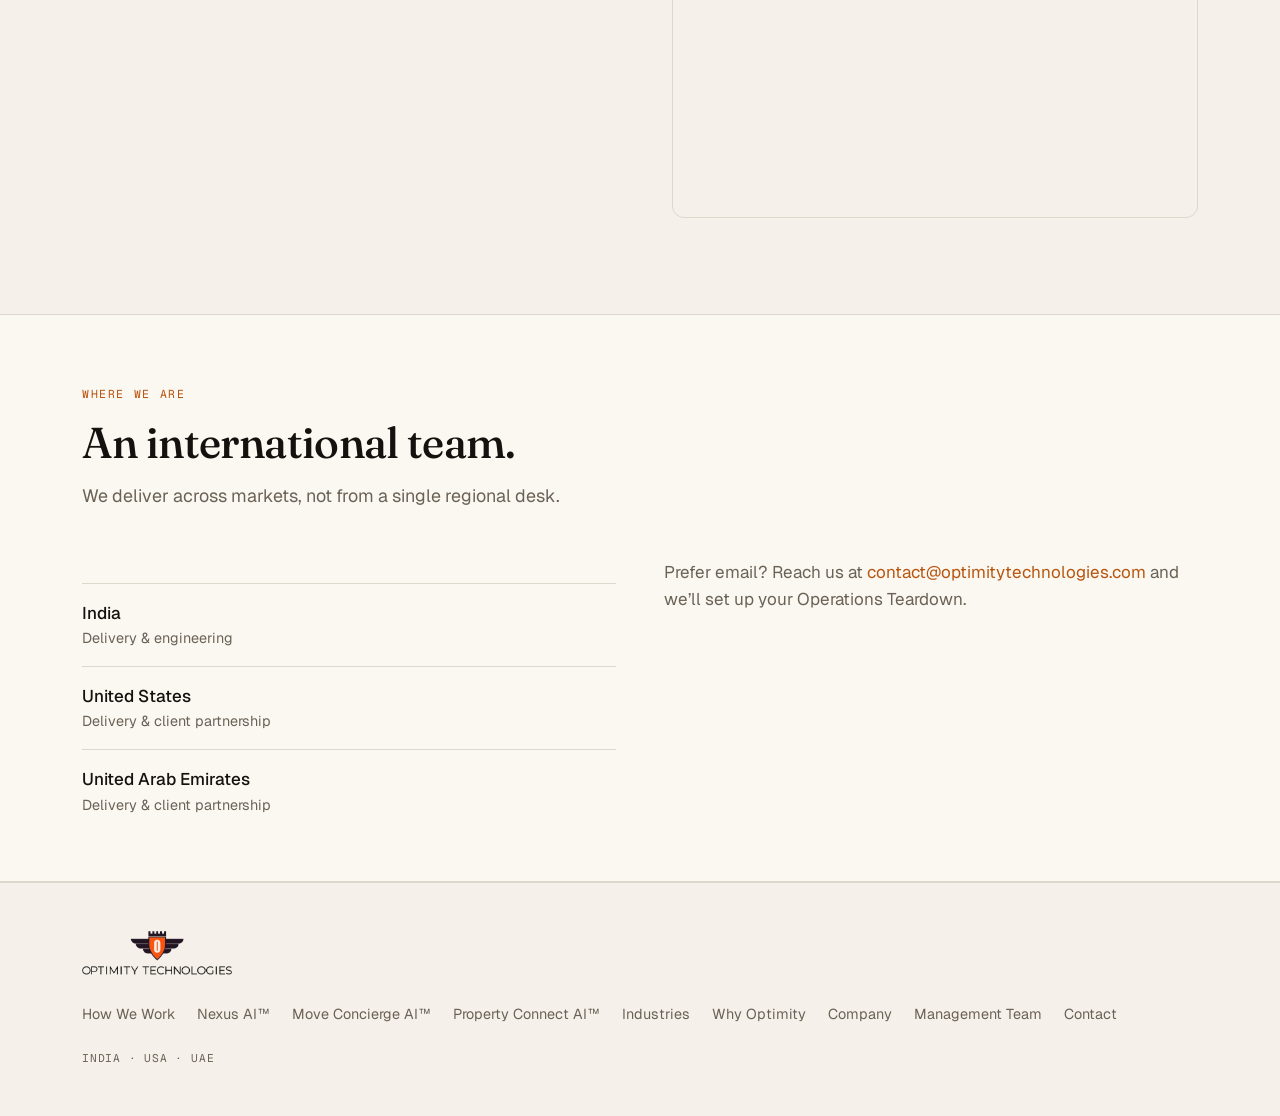
<file: contact.html>
<!DOCTYPE html>
<html lang="en">
<head>
<meta charset="UTF-8">
<meta name="viewport" content="width=device-width, initial-scale=1.0">
<title>Book a Free Operations Teardown · Optimity Technologies</title>
<meta name="description" content="A free working look at where AI and automation pay off in your operation — and where they don’t. No deck, no pitch. Book 30 minutes.">
<meta name="author" content="Optimity Technologies">
<meta name="robots" content="index, follow">
<link rel="canonical" href="https://optimitytechnologies.com/contact.html">

<!-- Open Graph / WhatsApp / LinkedIn -->
<meta property="og:type" content="website">
<meta property="og:url" content="https://optimitytechnologies.com/contact.html">
<meta property="og:title" content="Book a Free Operations Teardown · Optimity Technologies">
<meta property="og:description" content="A free working look at where AI and automation pay off in your operation — and where they don’t. No deck, no pitch. Book 30 minutes.">
<meta property="og:image" content="https://optimitytechnologies.com/og-image.png">
<meta property="og:image:type" content="image/png">
<meta property="og:image:alt" content="Optimity Technologies — we build and deploy the systems your business actually needs">
<meta property="og:site_name" content="Optimity Technologies">

<!-- Twitter Card -->
<meta name="twitter:card" content="summary_large_image">
<meta name="twitter:url" content="https://optimitytechnologies.com/contact.html">
<meta name="twitter:title" content="Book a Free Operations Teardown · Optimity Technologies">
<meta name="twitter:description" content="A free working look at where AI and automation pay off in your operation — and where they don’t. No deck, no pitch. Book 30 minutes.">
<meta name="twitter:image" content="https://optimitytechnologies.com/og-image.png">

<link rel="preconnect" href="https://fonts.googleapis.com">
<link rel="preconnect" href="https://fonts.gstatic.com" crossorigin>
<link href="https://fonts.googleapis.com/css2?family=Fraunces:opsz,wght@9..144,400;9..144,500;9..144,600&family=Geist:wght@400;500;600&family=Geist+Mono:wght@400;500&display=swap" rel="stylesheet">
<link rel="icon" type="image/png" href="/favicon-96x96.png" sizes="96x96" />
<link rel="icon" type="image/svg+xml" href="/favicon.svg" />
<link rel="shortcut icon" href="/favicon.ico" />
<link rel="apple-touch-icon" sizes="180x180" href="/apple-touch-icon.png" />
<link rel="manifest" href="/site.webmanifest" />
<script>(function(){try{var t=localStorage.getItem("optimity-theme");if(!t&&window.matchMedia&&matchMedia("(prefers-color-scheme: dark)").matches)t="dark";if(t==="dark")document.documentElement.setAttribute("data-theme","dark");}catch(e){}})();</script>
<link rel="stylesheet" href="styles.css?v=20260810-v1">
<!-- LLM & AI Agent Markdown Discovery -->
<link rel="alternate" type="text/markdown" title="llms.txt" href="/llms.txt">
<!-- Schema.org JSON-LD for Google Sitelinks & Organization -->
<script type="application/ld+json">
{
  "@context": "https://schema.org",
  "@graph": [
    {
      "@type": "Organization",
      "@id": "https://optimitytechnologies.com/#organization",
      "name": "Optimity Technologies",
      "url": "https://optimitytechnologies.com/",
      "logo": {
        "@type": "ImageObject",
        "url": "https://optimitytechnologies.com/logo_lightmode.png"
      },
      "description": "Operations-first AI consulting and engineering. We make the systems you already run intelligent — AI on top of your ERP, CRM, and operational tools."
    },
    {
      "@type": "WebSite",
      "@id": "https://optimitytechnologies.com/#website",
      "url": "https://optimitytechnologies.com/",
      "name": "Optimity Technologies",
      "description": "We build and deploy the systems your business actually needs.",
      "publisher": {
        "@id": "https://optimitytechnologies.com/#organization"
      }
    },
    {
      "@type": "ItemList",
      "itemListElement": [
        {
          "@type": "SiteNavigationElement",
          "position": 1,
          "name": "How We Work",
          "description": "Our operations-first method: understand the operation, design the system, build, integrate, deploy, improve.",
          "url": "https://optimitytechnologies.com/how-we-work.html"
        },
        {
          "@type": "SiteNavigationElement",
          "position": 2,
          "name": "Industries",
          "description": "Workflow automation, document intelligence, decision support, and compliance systems built on the tools your industry already runs.",
          "url": "https://optimitytechnologies.com/industries.html"
        },
        {
          "@type": "SiteNavigationElement",
          "position": 3,
          "name": "Why Optimity",
          "description": "What makes Optimity a different kind of technology partner and our three engagement models: Product Studio, Embedded Teams, and Strategic Advisory.",
          "url": "https://optimitytechnologies.com/why-optimity.html"
        },
        {
          "@type": "SiteNavigationElement",
          "position": 4,
          "name": "About Us",
          "description": "Meet the team bridging the gap between high-level AI consulting and production engineering.",
          "url": "https://optimitytechnologies.com/about.html"
        },
        {
          "@type": "SiteNavigationElement",
          "position": 5,
          "name": "Contact & Book Teardown",
          "description": "Start with a conversation about your business. Book a free Operations Teardown.",
          "url": "https://optimitytechnologies.com/contact.html"
        }
      ]
    }
  ]
}
</script>
</head>
<body>
<a class="skip" href="#main">Skip to content</a>

<div id="site-header"><!--#include virtual="/header.html" --></div>

<main id="main">

<header class="hero"><div class="wrap-narrow">
  <div class="eyebrow mono">Book an Operations Teardown</div>
  <h1>Let’s look at how your business <span class="accent">actually runs.</span></h1>
  <p class="lead lead-mt">The Operations Teardown is free and it’s real work, not a sales call. We sit with your systems and workflows and show you exactly where AI changes an outcome — and where it doesn’t.</p>
</div></header>

<!-- THE FUNNEL, made honest -->
<section class="tight band"><div class="wrap">
  <div class="section-head">
    <span class="kicker">What happens next</span>
    <h2>Three steps. The first one is free.</h2>
  </div>
  <div class="funnel">
    <div class="fstep">
      <div class="fn">01</div>
      <h3>Operations Teardown</h3>
      <p>Free. We map your stack and find where AI pays off. You walk away with the teardown whether or not we work together.</p>
    </div>
    <div class="fstep">
      <div class="fn">02</div>
      <h3>Scoped proposal</h3>
      <p>If there’s a fit, we write up exactly what we’d build, on which systems, and the outcome it targets.</p>
    </div>
    <div class="fstep">
      <div class="fn">03</div>
      <h3>Custom pricing</h3>
      <p>Priced to the scope, not a package you bend your business to fit. No tiers, no “starting at.”</p>
    </div>
  </div>
</div></section>

<!-- BOOK -->
<section id="book"><div class="wrap"><div class="contact-grid">
  <div>
    <span class="kicker">Book your teardown</span>
    <h2 class="mb-16">Pick a time that works.</h2>
    <p class="text-muted">Grab 30 minutes. We come prepared to look at where AI fits in how you run today — and where it doesn’t.</p>
    <ul class="getlist">
      <li>A working read on where AI fits in your operations</li>
      <li>The honest list of where it doesn’t pay off yet</li>
      <li>No deck, no obligation, no generic platform pitch</li>
    </ul>
    <p class="form-note">When you book, Calendly shares the name, email, and any details you enter with us. We use them only to prepare and run your Operations Teardown — nothing else, no marketing lists, and we never publish a client’s name or numbers without permission.</p>
  </div>

  <div class="booking-embed">
    <!-- Calendly inline widget begin -->
    <div class="calendly-inline-widget"
         data-url="https://calendly.com/deepak-optimitytechnologies/30min?hide_gdpr_banner=1&background_color=f5f1ea&text_color=14110e&primary_color=b8550f"
         style="min-width:320px;height:700px;"></div>
    <script type="text/javascript" src="https://assets.calendly.com/assets/external/widget.js" async></script>
    <!-- Calendly inline widget end -->
    <noscript>
      <p class="form-note">JavaScript is off, so the scheduler can’t load. Email <a href="mailto:contact@optimitytechnologies.com" class="accent">contact@optimitytechnologies.com</a> and we’ll set up your Operations Teardown.</p>
    </noscript>
  </div>
</div></div></section>

<!-- INTERNATIONAL FOOTPRINT -->
<section class="tight band"><div class="wrap">
  <div class="section-head">
    <span class="kicker">Where we are</span>
    <h2>An international team.</h2>
    <p>We deliver across markets, not from a single regional desk.</p>
  </div>
  <div class="cols-2 cols-2--wide">
    <div>
      <div class="offices">
        <div class="office"><div class="city">India</div><div class="meta">Delivery &amp; engineering</div></div>
        <div class="office"><div class="city">United States</div><div class="meta">Delivery &amp; client partnership</div></div>
        <div class="office"><div class="city">United Arab Emirates</div><div class="meta">Delivery &amp; client partnership</div></div>
      </div>
    </div>
    <div>
      <p class="text-muted">Prefer email? Reach us at <a href="mailto:contact@optimitytechnologies.com" class="accent link-plain">contact@optimitytechnologies.com</a> and we’ll set up your Operations Teardown.</p>
    </div>
  </div>
</div></section>

</main>

<div id="site-footer"><!--#include virtual="/footer.html" --></div>

<script src="components.js?v=20260810-v1"></script>
<script src="theme.js?v=20260810-v1"></script>
</body>
</html>
</file>
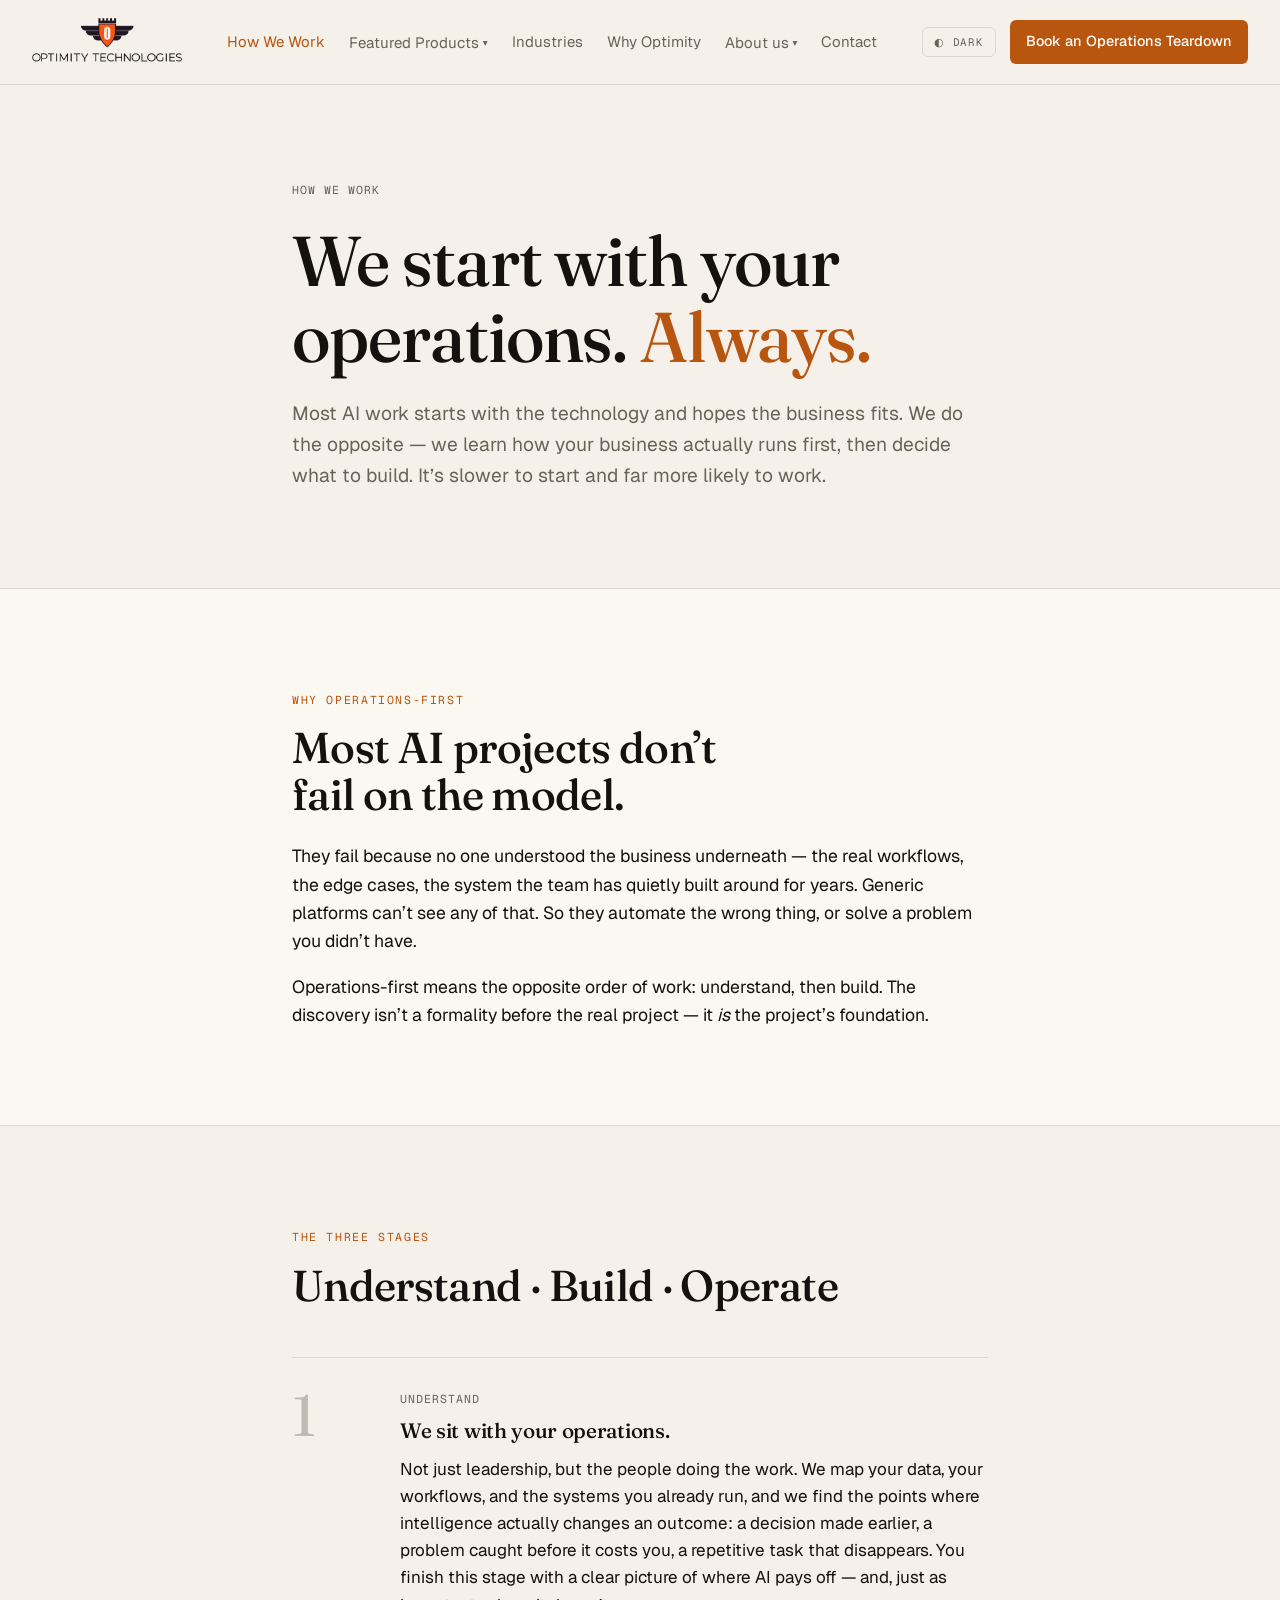
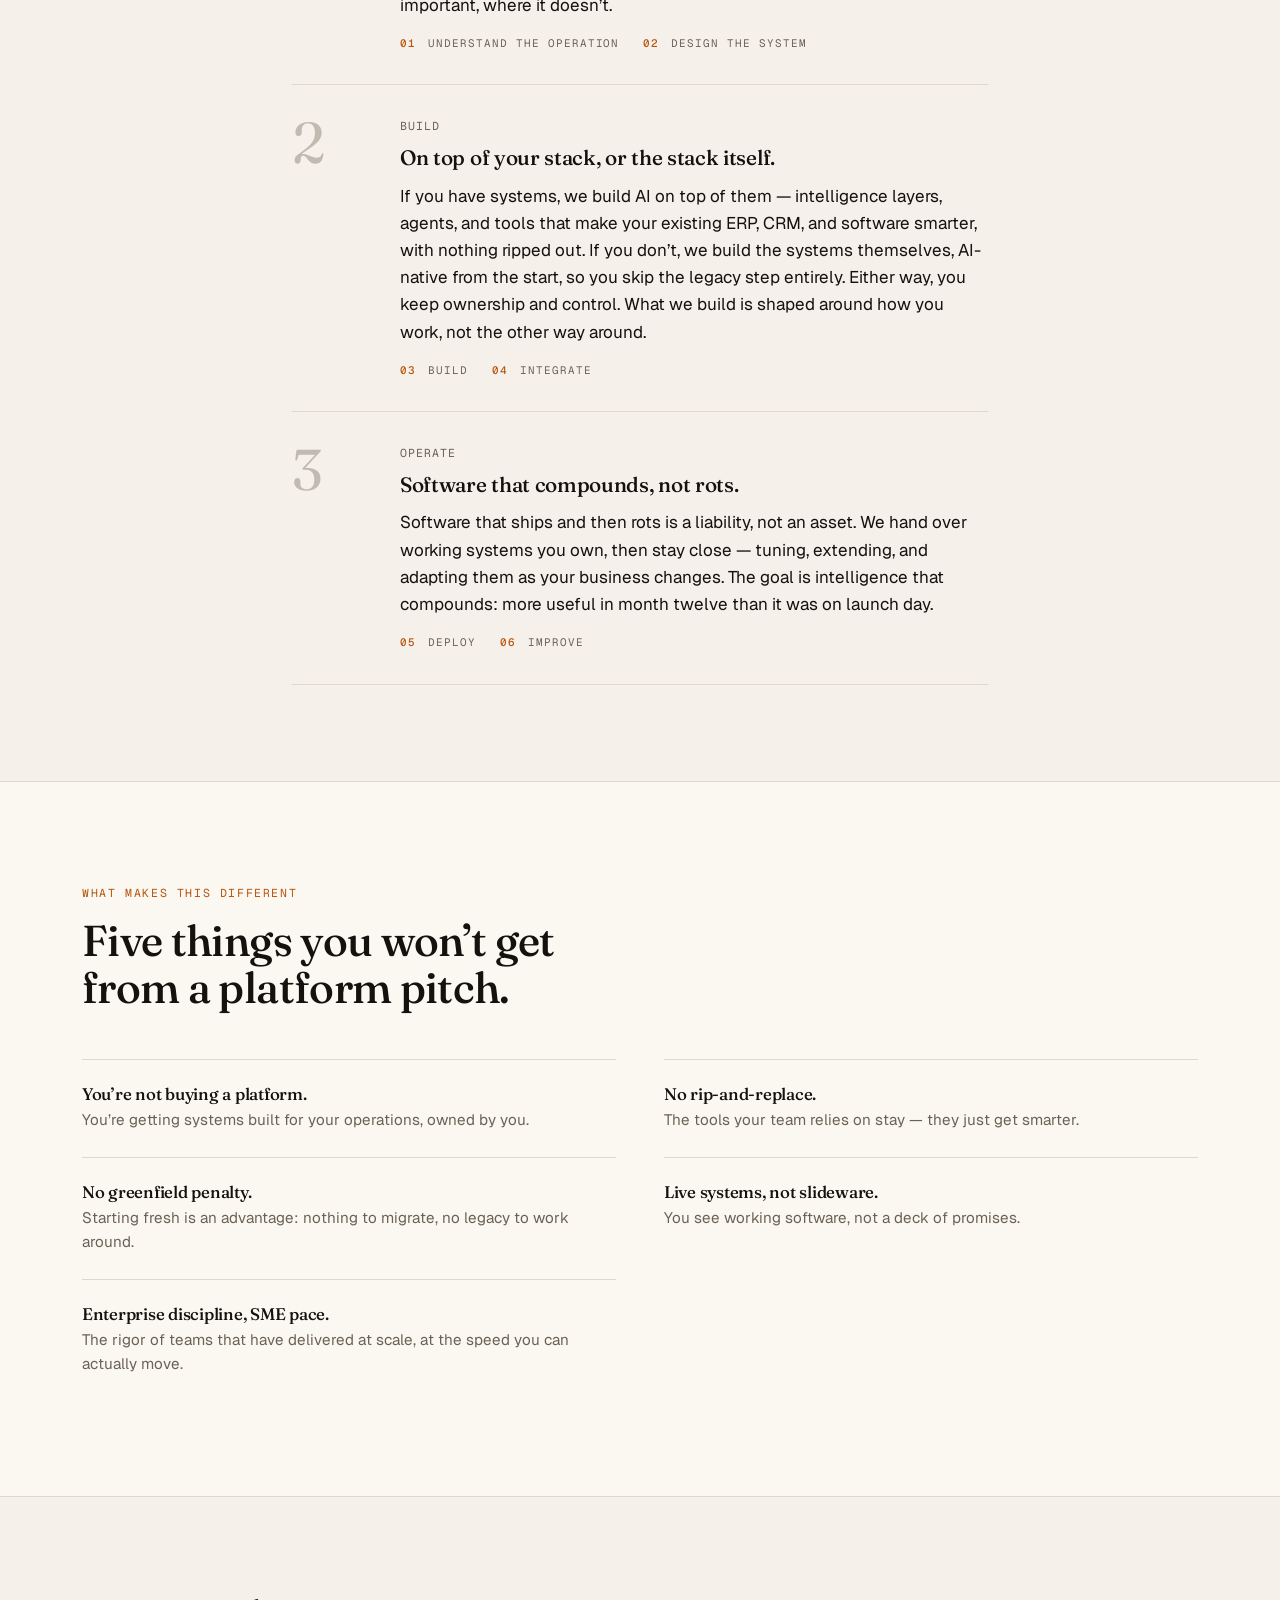
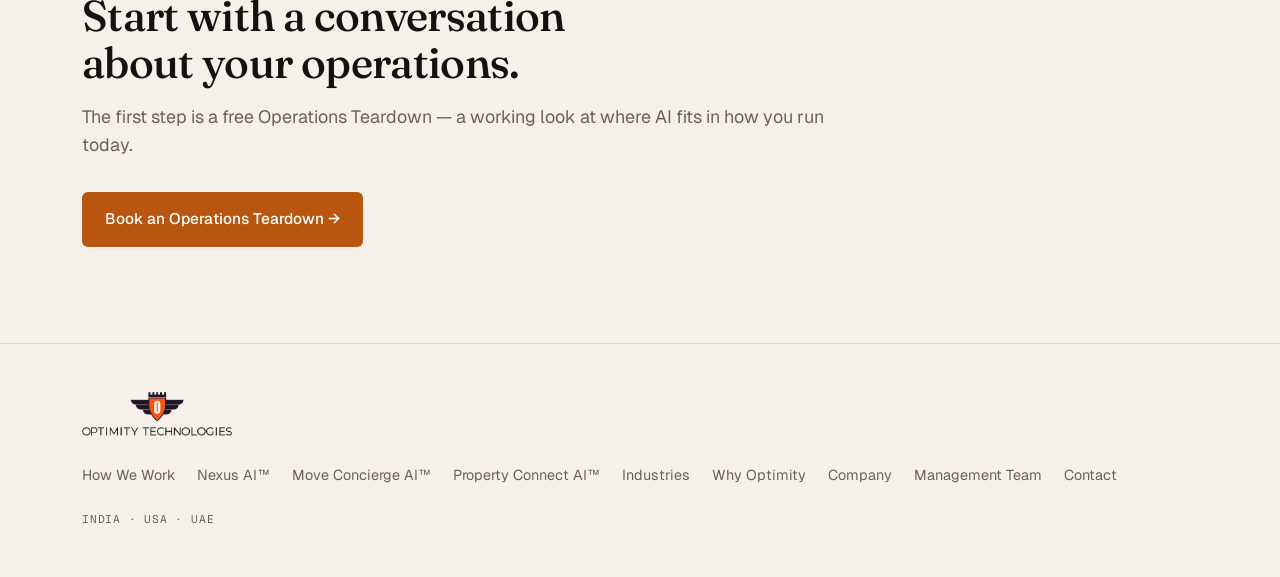
<file: how-we-work.html>
<!DOCTYPE html>
<html lang="en">
<head>
<meta charset="UTF-8">
<meta name="viewport" content="width=device-width, initial-scale=1.0">
<title>How We Work — Operations-First AI Consulting · Optimity Technologies</title>
<meta name="description" content="Our operations-first method: understand the operation, design the system, build, integrate, deploy, improve. AI consulting that starts with how your business actually runs.">
<meta name="author" content="Optimity Technologies">
<meta name="robots" content="index, follow">
<link rel="canonical" href="https://optimitytechnologies.com/how-we-work.html">

<!-- Open Graph / WhatsApp / LinkedIn -->
<meta property="og:type" content="website">
<meta property="og:url" content="https://optimitytechnologies.com/how-we-work.html">
<meta property="og:title" content="How We Work — Operations-First AI Consulting · Optimity Technologies">
<meta property="og:description" content="Our operations-first method: understand the operation, design the system, build, integrate, deploy, improve. AI consulting that starts with how your business actually runs.">
<meta property="og:image" content="https://optimitytechnologies.com/og-image.png">
<meta property="og:image:type" content="image/png">
<meta property="og:image:alt" content="Optimity Technologies — we build and deploy the systems your business actually needs">
<meta property="og:site_name" content="Optimity Technologies">

<!-- Twitter Card -->
<meta name="twitter:card" content="summary_large_image">
<meta name="twitter:url" content="https://optimitytechnologies.com/how-we-work.html">
<meta name="twitter:title" content="How We Work — Operations-First AI Consulting · Optimity Technologies">
<meta name="twitter:description" content="Our operations-first method: understand the operation, design the system, build, integrate, deploy, improve. AI consulting that starts with how your business actually runs.">
<meta name="twitter:image" content="https://optimitytechnologies.com/og-image.png">

<link rel="preconnect" href="https://fonts.googleapis.com">
<link rel="preconnect" href="https://fonts.gstatic.com" crossorigin>
<link href="https://fonts.googleapis.com/css2?family=Fraunces:opsz,wght@9..144,400;9..144,500;9..144,600&family=Geist:wght@400;500;600&family=Geist+Mono:wght@400;500&display=swap" rel="stylesheet">
<link rel="icon" type="image/png" href="/favicon-96x96.png" sizes="96x96" />
<link rel="icon" type="image/svg+xml" href="/favicon.svg" />
<link rel="shortcut icon" href="/favicon.ico" />
<link rel="apple-touch-icon" sizes="180x180" href="/apple-touch-icon.png" />
<link rel="manifest" href="/site.webmanifest" />
<script>(function(){try{var t=localStorage.getItem("optimity-theme");if(!t&&window.matchMedia&&matchMedia("(prefers-color-scheme: dark)").matches)t="dark";if(t==="dark")document.documentElement.setAttribute("data-theme","dark");}catch(e){}})();</script>
<link rel="stylesheet" href="styles.css?v=20260810-v1">
<!-- LLM & AI Agent Markdown Discovery -->
<link rel="alternate" type="text/markdown" title="llms.txt" href="/llms.txt">
<!-- Schema.org JSON-LD for Google Sitelinks & Organization -->
<script type="application/ld+json">
{
  "@context": "https://schema.org",
  "@graph": [
    {
      "@type": "Organization",
      "@id": "https://optimitytechnologies.com/#organization",
      "name": "Optimity Technologies",
      "url": "https://optimitytechnologies.com/",
      "logo": {
        "@type": "ImageObject",
        "url": "https://optimitytechnologies.com/logo_lightmode.png"
      },
      "description": "Operations-first AI consulting and engineering. We make the systems you already run intelligent — AI on top of your ERP, CRM, and operational tools."
    },
    {
      "@type": "WebSite",
      "@id": "https://optimitytechnologies.com/#website",
      "url": "https://optimitytechnologies.com/",
      "name": "Optimity Technologies",
      "description": "We build and deploy the systems your business actually needs.",
      "publisher": {
        "@id": "https://optimitytechnologies.com/#organization"
      }
    },
    {
      "@type": "ItemList",
      "itemListElement": [
        {
          "@type": "SiteNavigationElement",
          "position": 1,
          "name": "How We Work",
          "description": "Our operations-first method: understand the operation, design the system, build, integrate, deploy, improve.",
          "url": "https://optimitytechnologies.com/how-we-work.html"
        },
        {
          "@type": "SiteNavigationElement",
          "position": 2,
          "name": "Industries",
          "description": "Workflow automation, document intelligence, decision support, and compliance systems built on the tools your industry already runs.",
          "url": "https://optimitytechnologies.com/industries.html"
        },
        {
          "@type": "SiteNavigationElement",
          "position": 3,
          "name": "Why Optimity",
          "description": "What makes Optimity a different kind of technology partner and our three engagement models: Product Studio, Embedded Teams, and Strategic Advisory.",
          "url": "https://optimitytechnologies.com/why-optimity.html"
        },
        {
          "@type": "SiteNavigationElement",
          "position": 4,
          "name": "About Us",
          "description": "Meet the team bridging the gap between high-level AI consulting and production engineering.",
          "url": "https://optimitytechnologies.com/about.html"
        },
        {
          "@type": "SiteNavigationElement",
          "position": 5,
          "name": "Contact & Book Teardown",
          "description": "Start with a conversation about your business. Book a free Operations Teardown.",
          "url": "https://optimitytechnologies.com/contact.html"
        }
      ]
    }
  ]
}
</script>
</head>
<body>
<a class="skip" href="#main">Skip to content</a>

<div id="site-header"><!--#include virtual="/header.html" --></div>

<main id="main">

<!-- HERO -->
<header class="hero"><div class="wrap-narrow">
  <div class="eyebrow mono">How we work</div>
  <h1>We start with your operations. <span class="accent">Always.</span></h1>
  <p class="lead lead-mt">Most AI work starts with the technology and hopes the business fits. We do the opposite — we learn how your business actually runs first, then decide what to build. It’s slower to start and far more likely to work.</p>
</div></header>

<!-- WHY OPERATIONS-FIRST -->
<section class="band"><div class="wrap-narrow">
  <span class="kicker">Why operations-first</span>
  <h2 class="mb-24">Most AI projects don’t fail on the model.</h2>
  <p class="lede">They fail because no one understood the business underneath — the real workflows, the edge cases, the system the team has quietly built around for years. Generic platforms can’t see any of that. So they automate the wrong thing, or solve a problem you didn’t have.</p>
  <p class="lede">Operations-first means the opposite order of work: understand, then build. The discovery isn’t a formality before the real project — it <em>is</em> the project’s foundation.</p>
</div></section>

<!-- THREE STAGES -->
<section><div class="wrap-narrow">
  <span class="kicker">The three stages</span>
  <h2 class="mb-48">Understand · Build · Operate</h2>

  <div class="stage">
    <div class="stage-num" aria-hidden="true">1</div>
    <div class="stage-body">
    <div class="mono accent">Understand</div>
    <h3>We sit with your operations.</h3>
    <p>Not just leadership, but the people doing the work. We map your data, your workflows, and the systems you already run, and we find the points where intelligence actually changes an outcome: a decision made earlier, a problem caught before it costs you, a repetitive task that disappears. You finish this stage with a clear picture of where AI pays off — and, just as important, where it doesn’t.</p>
    <div class="stage-steps"><span class="mono"><b>01</b> Understand the operation</span><span class="mono"><b>02</b> Design the system</span></div>
    </div>
  </div>

  <div class="stage">
    <div class="stage-num" aria-hidden="true">2</div>
    <div class="stage-body">
    <div class="mono accent">Build</div>
    <h3>On top of your stack, or the stack itself.</h3>
    <p>If you have systems, we build AI on top of them — intelligence layers, agents, and tools that make your existing ERP, CRM, and software smarter, with nothing ripped out. If you don’t, we build the systems themselves, AI-native from the start, so you skip the legacy step entirely. Either way, you keep ownership and control. What we build is shaped around how you work, not the other way around.</p>
    <div class="stage-steps"><span class="mono"><b>03</b> Build</span><span class="mono"><b>04</b> Integrate</span></div>
    </div>
  </div>

  <div class="stage">
    <div class="stage-num" aria-hidden="true">3</div>
    <div class="stage-body">
    <div class="mono accent">Operate</div>
    <h3>Software that compounds, not rots.</h3>
    <p>Software that ships and then rots is a liability, not an asset. We hand over working systems you own, then stay close — tuning, extending, and adapting them as your business changes. The goal is intelligence that compounds: more useful in month twelve than it was on launch day.</p>
    <div class="stage-steps"><span class="mono"><b>05</b> Deploy</span><span class="mono"><b>06</b> Improve</span></div>
    </div>
  </div>
</div></section>

<!-- WHAT MAKES THIS DIFFERENT -->
<section class="band"><div class="wrap">
  <div class="section-head">
    <span class="kicker">What makes this different</span>
    <h2>Five things you won’t get from a platform pitch.</h2>
  </div>
  <div class="diffs">
    <div class="diff"><h3>You’re not buying a platform.</h3><p>You’re getting systems built for your operations, owned by you.</p></div>
    <div class="diff"><h3>No rip-and-replace.</h3><p>The tools your team relies on stay — they just get smarter.</p></div>
    <div class="diff"><h3>No greenfield penalty.</h3><p>Starting fresh is an advantage: nothing to migrate, no legacy to work around.</p></div>
    <div class="diff"><h3>Live systems, not slideware.</h3><p>You see working software, not a deck of promises.</p></div>
    <div class="diff"><h3>Enterprise discipline, SME pace.</h3><p>The rigor of teams that have delivered at scale, at the speed you can actually move.</p></div>
  </div>
</div></section>

<!-- CLOSING CTA -->
<section><div class="wrap"><div class="cta-block">
  <h2>Start with a conversation about your operations.</h2>
  <p>The first step is a free Operations Teardown — a working look at where AI fits in how you run today.</p>
  <a class="btn btn-primary" href="contact.html#book">Book an Operations Teardown →</a>
</div></div></section>

</main>

<div id="site-footer"><!--#include virtual="/footer.html" --></div>

<script src="components.js?v=20260810-v1"></script>
<script src="theme.js?v=20260810-v1"></script>
</body>
</html>
</file>
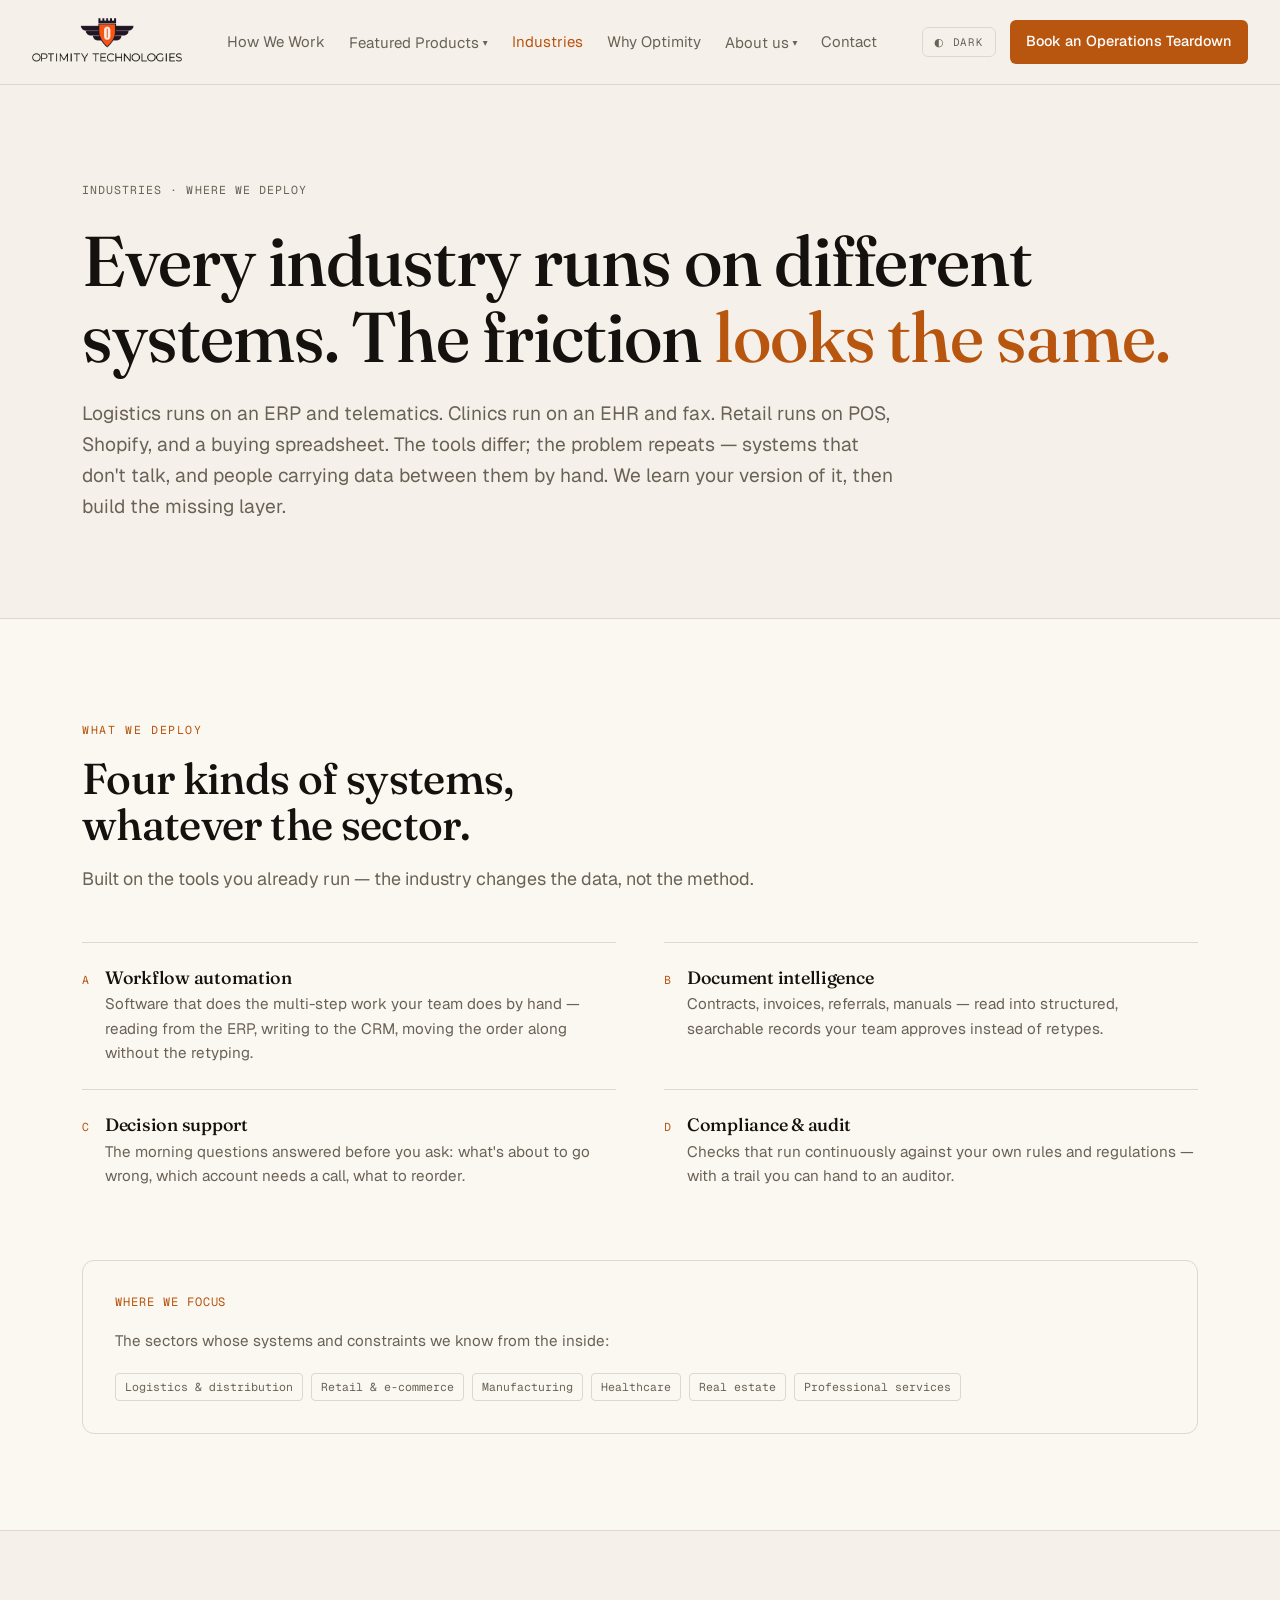
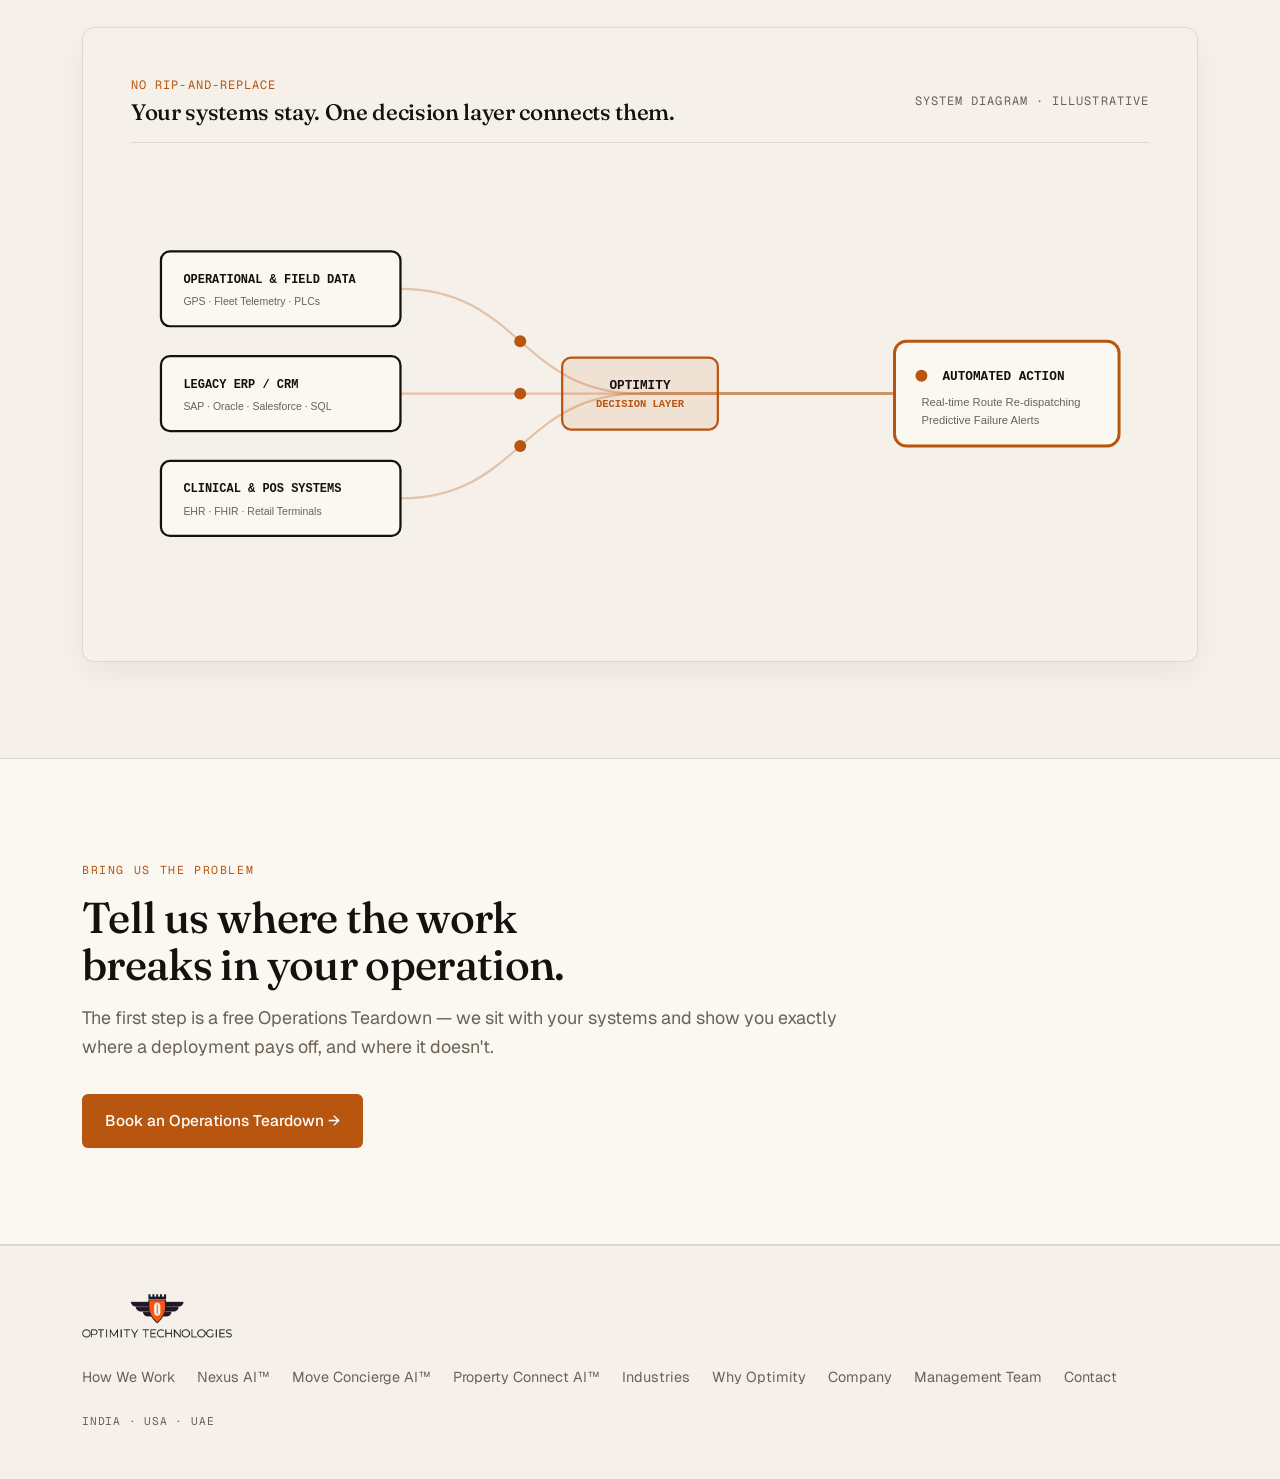
<file: industries.html>
<!DOCTYPE html>
<html lang="en">
<head>
<meta charset="UTF-8">
<meta name="viewport" content="width=device-width, initial-scale=1.0">
<title>AI Automation for Logistics, Retail, Manufacturing & Healthcare · Optimity Technologies</title>
<meta name="description" content="Workflow automation, document intelligence, and decision support built on the systems your industry already runs — ERP, POS, EHR, CRM. For SME and mid-market operations.">
<meta name="author" content="Optimity Technologies">
<meta name="robots" content="index, follow">
<link rel="canonical" href="https://optimitytechnologies.com/industries.html">

<!-- Open Graph / WhatsApp / LinkedIn -->
<meta property="og:type" content="website">
<meta property="og:url" content="https://optimitytechnologies.com/industries.html">
<meta property="og:title" content="AI Automation for Logistics, Retail, Manufacturing & Healthcare · Optimity Technologies">
<meta property="og:description" content="Workflow automation, document intelligence, and decision support built on the systems your industry already runs — ERP, POS, EHR, CRM. For SME and mid-market operations.">
<meta property="og:image" content="https://optimitytechnologies.com/og-image.png">
<meta property="og:image:type" content="image/png">
<meta property="og:image:alt" content="Optimity Technologies — we build and deploy the systems your business actually needs">
<meta property="og:site_name" content="Optimity Technologies">

<!-- Twitter Card -->
<meta name="twitter:card" content="summary_large_image">
<meta name="twitter:url" content="https://optimitytechnologies.com/industries.html">
<meta name="twitter:title" content="AI Automation for Logistics, Retail, Manufacturing & Healthcare · Optimity Technologies">
<meta name="twitter:description" content="Workflow automation, document intelligence, and decision support built on the systems your industry already runs — ERP, POS, EHR, CRM. For SME and mid-market operations.">
<meta name="twitter:image" content="https://optimitytechnologies.com/og-image.png">

<link rel="preconnect" href="https://fonts.googleapis.com">
<link rel="preconnect" href="https://fonts.gstatic.com" crossorigin>
<link href="https://fonts.googleapis.com/css2?family=Fraunces:opsz,wght@9..144,400;9..144,500;9..144,600&family=Geist:wght@400;500;600&family=Geist+Mono:wght@400;500&display=swap" rel="stylesheet">
<link rel="icon" type="image/png" href="/favicon-96x96.png" sizes="96x96" />
<link rel="icon" type="image/svg+xml" href="/favicon.svg" />
<link rel="shortcut icon" href="/favicon.ico" />
<link rel="apple-touch-icon" sizes="180x180" href="/apple-touch-icon.png" />
<link rel="manifest" href="/site.webmanifest" />
<script>(function(){try{var t=localStorage.getItem("optimity-theme");if(!t&&window.matchMedia&&matchMedia("(prefers-color-scheme: dark)").matches)t="dark";if(t==="dark")document.documentElement.setAttribute("data-theme","dark");}catch(e){}})();</script>
<link rel="stylesheet" href="styles.css?v=20260810-v1">
<!-- LLM & AI Agent Markdown Discovery -->
<link rel="alternate" type="text/markdown" title="llms.txt" href="/llms.txt">
<!-- Schema.org JSON-LD for Google Sitelinks & Organization -->
<script type="application/ld+json">
{
  "@context": "https://schema.org",
  "@graph": [
    {
      "@type": "Organization",
      "@id": "https://optimitytechnologies.com/#organization",
      "name": "Optimity Technologies",
      "url": "https://optimitytechnologies.com/",
      "logo": {
        "@type": "ImageObject",
        "url": "https://optimitytechnologies.com/logo_lightmode.png"
      },
      "description": "Operations-first AI consulting and engineering. We make the systems you already run intelligent — AI on top of your ERP, CRM, and operational tools."
    },
    {
      "@type": "WebSite",
      "@id": "https://optimitytechnologies.com/#website",
      "url": "https://optimitytechnologies.com/",
      "name": "Optimity Technologies",
      "description": "We build and deploy the systems your business actually needs.",
      "publisher": {
        "@id": "https://optimitytechnologies.com/#organization"
      }
    },
    {
      "@type": "ItemList",
      "itemListElement": [
        {
          "@type": "SiteNavigationElement",
          "position": 1,
          "name": "How We Work",
          "description": "Our operations-first method: understand the operation, design the system, build, integrate, deploy, improve.",
          "url": "https://optimitytechnologies.com/how-we-work.html"
        },
        {
          "@type": "SiteNavigationElement",
          "position": 2,
          "name": "Industries",
          "description": "Workflow automation, document intelligence, decision support, and compliance systems — built on the tools your industry already runs.",
          "url": "https://optimitytechnologies.com/industries.html"
        },
        {
          "@type": "SiteNavigationElement",
          "position": 3,
          "name": "Why Optimity",
          "description": "What makes Optimity a different kind of technology partner and our three engagement models: Product Studio, Embedded Teams, and Strategic Advisory.",
          "url": "https://optimitytechnologies.com/why-optimity.html"
        },
        {
          "@type": "SiteNavigationElement",
          "position": 4,
          "name": "About Us",
          "description": "Meet the team bridging the gap between high-level AI consulting and production engineering.",
          "url": "https://optimitytechnologies.com/about.html"
        },
        {
          "@type": "SiteNavigationElement",
          "position": 5,
          "name": "Contact & Book Teardown",
          "description": "Start with a conversation about your business. Book a free Operations Teardown.",
          "url": "https://optimitytechnologies.com/contact.html"
        }
      ]
    }
  ]
}
</script>
</head>
<body>
<a class="skip" href="#main">Skip to content</a>

<div id="site-header"><!--#include virtual="/header.html" --></div>

<main id="main">

<!-- HERO -->
<header class="hero"><div class="wrap">
  <div class="eyebrow mono">Industries · Where we deploy</div>
  <h1>Every industry runs on different systems. The friction <span class="accent">looks the same.</span></h1>
  <p class="lead lead-wide">Logistics runs on an ERP and telematics. Clinics run on an EHR and fax. Retail runs on POS, Shopify, and a buying spreadsheet. The tools differ; the problem repeats — systems that don't talk, and people carrying data between them by hand. We learn your version of it, then build the missing layer.</p>
</div></header>

<!-- WHAT WE DEPLOY -->
<section class="band"><div class="wrap">
  <div class="section-head">
    <span class="kicker">What we deploy</span>
    <h2>Four kinds of systems, whatever the sector.</h2>
    <p>Built on the tools you already run — the industry changes the data, not the method.</p>
  </div>

  <div class="caps">
    <div class="cap"><div class="cap-n">A</div><div><h3>Workflow automation</h3><p>Software that does the multi-step work your team does by hand — reading from the ERP, writing to the CRM, moving the order along without the retyping.</p></div></div>
    <div class="cap"><div class="cap-n">B</div><div><h3>Document intelligence</h3><p>Contracts, invoices, referrals, manuals — read into structured, searchable records your team approves instead of retypes.</p></div></div>
    <div class="cap"><div class="cap-n">C</div><div><h3>Decision support</h3><p>The morning questions answered before you ask: what's about to go wrong, which account needs a call, what to reorder.</p></div></div>
    <div class="cap"><div class="cap-n">D</div><div><h3>Compliance &amp; audit</h3><p>Checks that run continuously against your own rules and regulations — with a trail you can hand to an auditor.</p></div></div>
  </div>

  <!-- SECTOR FOCUS -->
  <div class="sector-panel">
    <div class="mono panel-label">Where we focus</div>
    <p class="panel-note">The sectors whose systems and constraints we know from the inside:</p>
    <div class="chip-row">
      <span class="systag">Logistics &amp; distribution</span>
      <span class="systag">Retail &amp; e-commerce</span>
      <span class="systag">Manufacturing</span>
      <span class="systag">Healthcare</span>
      <span class="systag">Real estate</span>
      <span class="systag">Professional services</span>
    </div>
  </div>
</div></section>

<!-- DOMAIN AI TRANSFORMATION DIAGRAM -->
<section><div class="wrap">
  <div class="operating-model-card operating-model-card--roomy">
    <div class="omc-head omc-head--roomy">
      <div>
        <span class="mono omc-kicker">No rip-and-replace</span>
        <h3 class="omc-title">Your systems stay. One decision layer connects them.</h3>
      </div>
      <span class="mono omc-note">System diagram · illustrative</span>
    </div>

    <div class="omc-body--roomy">
      <svg viewBox="0 0 680 260" fill="none" xmlns="http://www.w3.org/2000/svg" class="svg-fluid">
        <!-- Connecting Tracks -->
        <path d="M180 60 C 260 60, 260 130, 340 130" stroke="var(--accent)" stroke-width="1.5" stroke-opacity="0.3" fill="none"/>
        <path d="M180 130 C 260 130, 260 130, 340 130" stroke="var(--accent)" stroke-width="1.5" stroke-opacity="0.3" fill="none"/>
        <path d="M180 200 C 260 200, 260 130, 340 130" stroke="var(--accent)" stroke-width="1.5" stroke-opacity="0.3" fill="none"/>
        <line x1="340" y1="130" x2="510" y2="130" stroke="var(--accent)" stroke-width="2" stroke-opacity="0.6"/>

        <!-- Animated Pulses on Tracks -->
        <circle cx="260" cy="95" r="4" fill="var(--accent)">
        </circle>
        <circle cx="260" cy="130" r="4" fill="var(--accent)">
        </circle>
        <circle cx="260" cy="165" r="4" fill="var(--accent)">
        </circle>

        <!-- Left Column: Domain Systems -->
        <rect x="20" y="35" width="160" height="50" rx="6" stroke="currentColor" stroke-width="1.5" fill="var(--surface)"/>
        <text x="35" y="56" fill="currentColor" font-family="monospace" font-size="8" font-weight="bold">OPERATIONAL &amp; FIELD DATA</text>
        <text x="35" y="71" fill="var(--muted)" font-family="sans-serif" font-size="7">GPS · Fleet Telemetry · PLCs</text>

        <rect x="20" y="105" width="160" height="50" rx="6" stroke="currentColor" stroke-width="1.5" fill="var(--surface)"/>
        <text x="35" y="126" fill="currentColor" font-family="monospace" font-size="8" font-weight="bold">LEGACY ERP / CRM</text>
        <text x="35" y="141" fill="var(--muted)" font-family="sans-serif" font-size="7">SAP · Oracle · Salesforce · SQL</text>

        <rect x="20" y="175" width="160" height="50" rx="6" stroke="currentColor" stroke-width="1.5" fill="var(--surface)"/>
        <text x="35" y="196" fill="currentColor" font-family="monospace" font-size="8" font-weight="bold">CLINICAL &amp; POS SYSTEMS</text>
        <text x="35" y="211" fill="var(--muted)" font-family="sans-serif" font-size="7">EHR · FHIR · Retail Terminals</text>
        <!-- Center: decision layer -->
        <rect x="288" y="106" width="104" height="48" rx="6" stroke="var(--accent)" stroke-width="1.5" fill="var(--accent)" fill-opacity="0.10"/>
        <text x="340" y="127" fill="currentColor" font-family="monospace" font-size="8.5" text-anchor="middle" font-weight="bold">OPTIMITY</text>
        <text x="340" y="139" fill="var(--accent)" font-family="monospace" font-size="7" text-anchor="middle" font-weight="bold">DECISION LAYER</text>

        <!-- Right Column: Operational Outcomes -->
        <rect x="510" y="95" width="150" height="70" rx="8" stroke="var(--accent)" stroke-width="2" fill="var(--surface)"/>
        <circle cx="528" cy="118" r="4" fill="var(--accent)">
        </circle>
        <text x="542" y="121" fill="currentColor" font-family="monospace" font-size="8.5" font-weight="bold">AUTOMATED ACTION</text>
        <text x="528" y="138" fill="var(--muted)" font-family="sans-serif" font-size="7.5">Real-time Route Re-dispatching</text>
        <text x="528" y="150" fill="var(--muted)" font-family="sans-serif" font-size="7.5">Predictive Failure Alerts</text>
      </svg>
    </div>
  </div>
</div></section>

<!-- CLOSING CTA -->
<section class="band"><div class="wrap"><div class="cta-block">
  <span class="kicker">Bring us the problem</span>
  <h2>Tell us where the work breaks in your operation.</h2>
  <p>The first step is a free Operations Teardown — we sit with your systems and show you exactly where a deployment pays off, and where it doesn't.</p>
  <a class="btn btn-primary" href="contact.html#book">Book an Operations Teardown →</a>
</div></div></section>

</main>

<div id="site-footer"><!--#include virtual="/footer.html" --></div>

<script src="components.js?v=20260810-v1"></script>
<script src="theme.js?v=20260810-v1"></script>
</body>
</html>
</file>
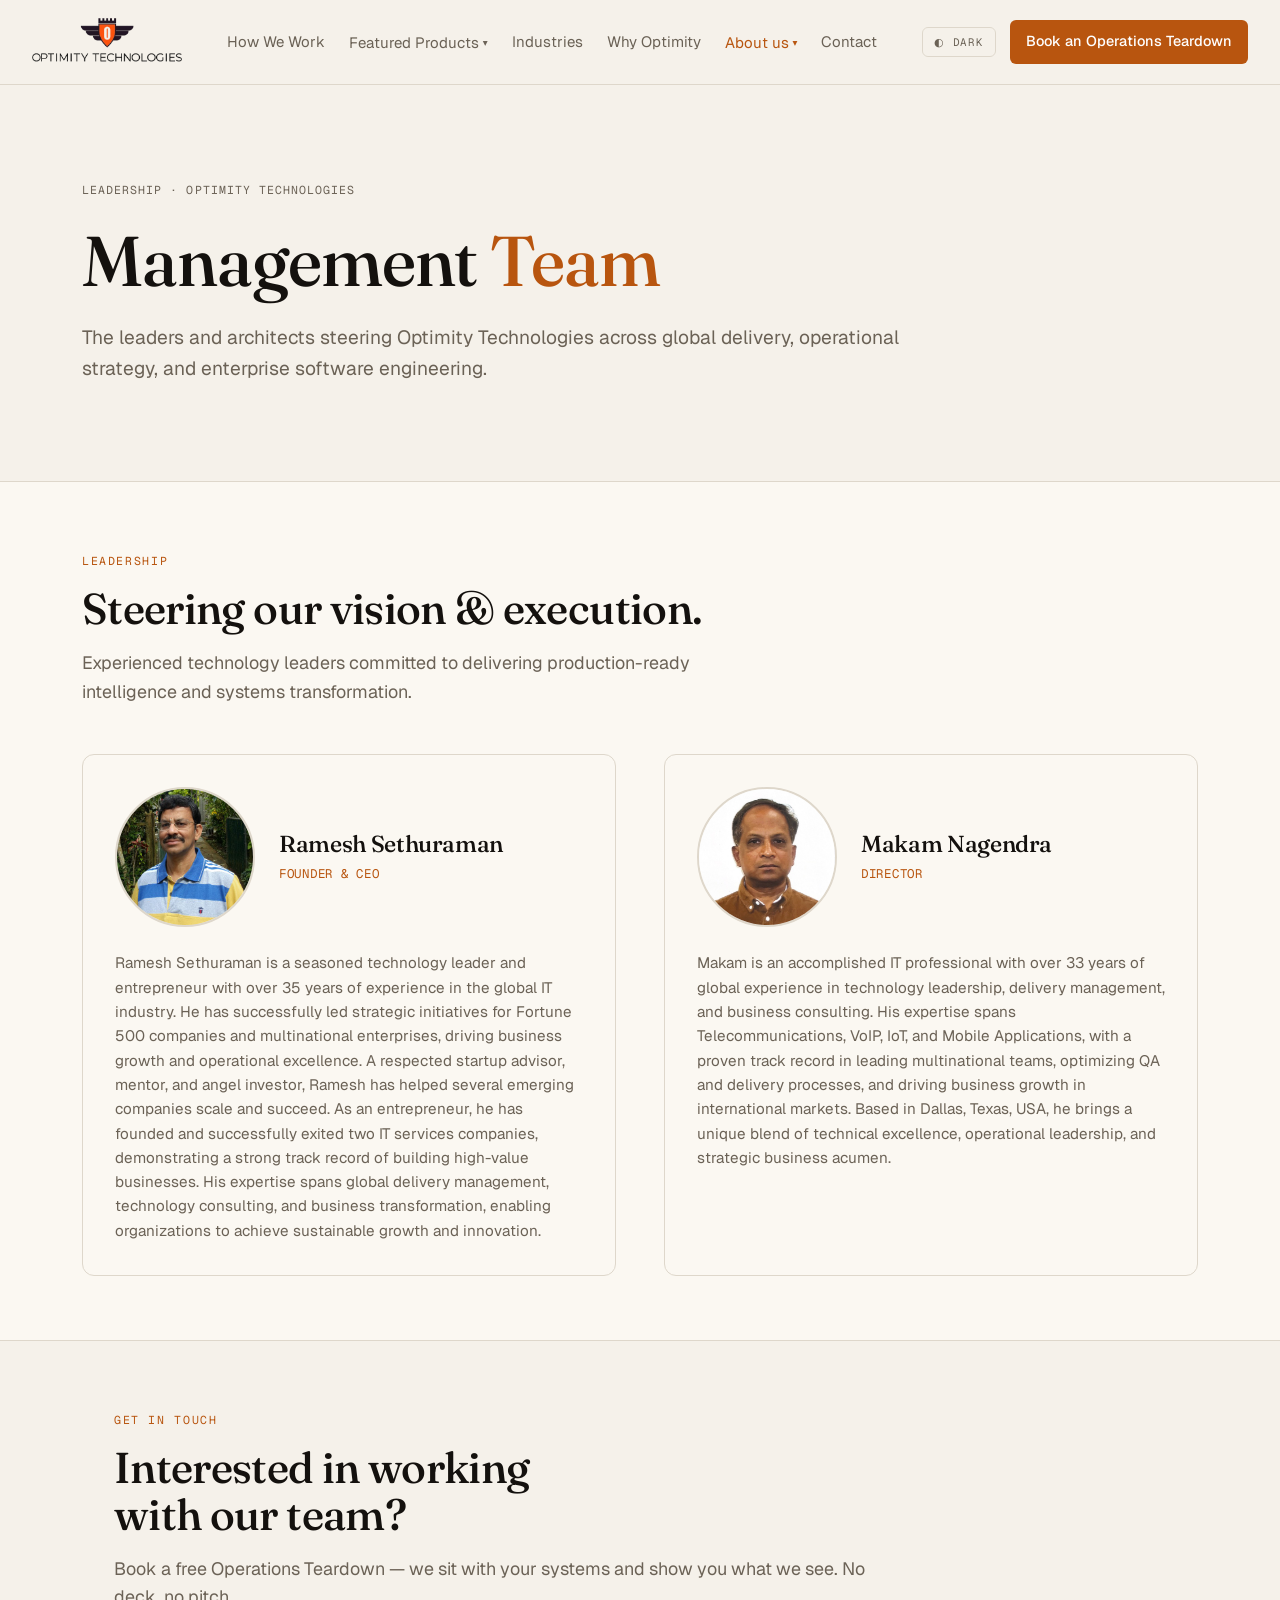
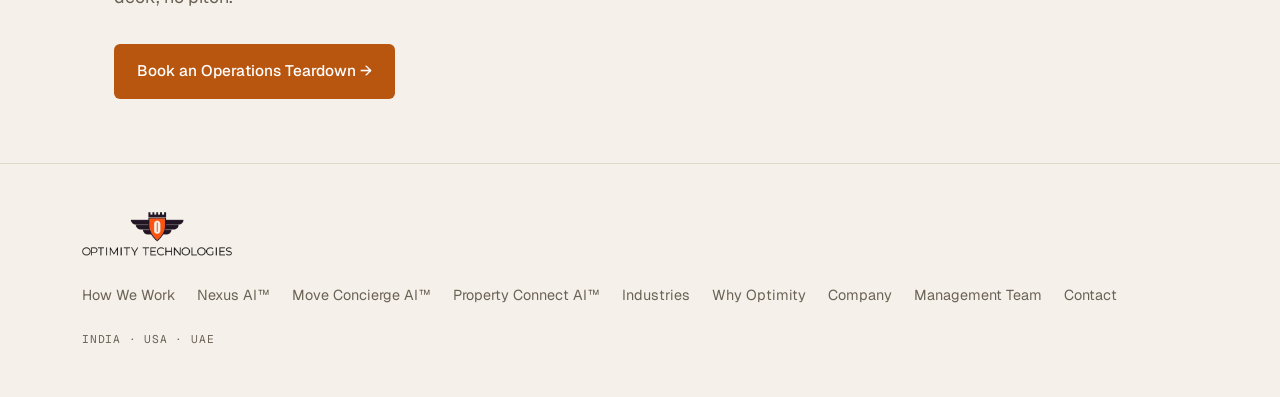
<file: management-team.html>
<!DOCTYPE html>
<html lang="en">
<head>
<meta charset="UTF-8">
<meta name="viewport" content="width=device-width, initial-scale=1.0">
<title>Management Team — Optimity Technologies</title>
<meta name="description" content="Meet the leadership team at Optimity Technologies driving AI automation, engineering, and enterprise systems integration.">
<meta name="author" content="Optimity Technologies">
<meta name="robots" content="index, follow">
<link rel="canonical" href="https://optimitytechnologies.com/management-team.html">

<!-- Open Graph / WhatsApp / LinkedIn -->
<meta property="og:type" content="website">
<meta property="og:url" content="https://optimitytechnologies.com/management-team.html">
<meta property="og:title" content="Management Team — Optimity Technologies">
<meta property="og:description" content="Meet the leadership team at Optimity Technologies driving AI automation, engineering, and enterprise systems integration.">
<meta property="og:image" content="https://optimitytechnologies.com/og-image.png">
<meta property="og:image:type" content="image/png">
<meta property="og:image:alt" content="Optimity Technologies Management Team">
<meta property="og:site_name" content="Optimity Technologies">

<!-- Twitter Card -->
<meta name="twitter:card" content="summary_large_image">
<meta name="twitter:url" content="https://optimitytechnologies.com/management-team.html">
<meta name="twitter:title" content="Management Team — Optimity Technologies">
<meta name="twitter:description" content="Meet the leadership team at Optimity Technologies driving AI automation, engineering, and enterprise systems integration.">
<meta name="twitter:image" content="https://optimitytechnologies.com/og-image.png">

<link rel="preconnect" href="https://fonts.googleapis.com">
<link rel="preconnect" href="https://fonts.gstatic.com" crossorigin>
<link href="https://fonts.googleapis.com/css2?family=Fraunces:opsz,wght@9..144,400;9..144,500;9..144,600&family=Geist:wght@400;500;600&family=Geist+Mono:wght@400;500&display=swap" rel="stylesheet">
<link rel="icon" type="image/png" href="/favicon-96x96.png" sizes="96x96" />
<link rel="icon" type="image/svg+xml" href="/favicon.svg" />
<link rel="shortcut icon" href="/favicon.ico" />
<link rel="apple-touch-icon" sizes="180x180" href="/apple-touch-icon.png" />
<link rel="manifest" href="/site.webmanifest" />
<script>(function(){try{var t=localStorage.getItem("optimity-theme");if(!t&&window.matchMedia&&matchMedia("(prefers-color-scheme: dark)").matches)t="dark";if(t==="dark")document.documentElement.setAttribute("data-theme","dark");}catch(e){}})();</script>
<link rel="stylesheet" href="styles.css?v=20260810-v1">
<!-- LLM & AI Agent Markdown Discovery -->
<link rel="alternate" type="text/markdown" title="llms.txt" href="/llms.txt">
</head>
<body>
<a class="skip" href="#main">Skip to content</a>

<div id="site-header"><!--#include virtual="/header.html" --></div>

<main id="main">

<!-- HERO -->
<header class="hero"><div class="wrap">
  <div class="eyebrow mono">Leadership · Optimity Technologies</div>
  <h1>Management <span class="accent">Team</span></h1>
  <p class="lead lead-wide">The leaders and architects steering Optimity Technologies across global delivery, operational strategy, and enterprise software engineering.</p>
</div></header>

<!-- MANAGEMENT TEAM MEMBERS -->
<section class="tight band"><div class="wrap">
  <div class="section-head">
    <span class="kicker">Leadership</span>
    <h2>Steering our vision &amp; execution.</h2>
    <p>Experienced technology leaders committed to delivering production-ready intelligence and systems transformation.</p>
  </div>

  <div class="team-grid">
    <!-- Ramesh Sethuraman -->
    <div class="team-card">
      <div class="team-profile-header">
        <div class="team-img-wrap">
          <img src="assets/team/ramesh_sethuraman_founder.jpg" alt="Ramesh Sethuraman — Founder &amp; CEO" class="team-img" onerror="this.style.display='none'; this.nextElementSibling.style.display='flex';">
          <div class="team-avatar-fallback" style="display:none;">RS</div>
        </div>
        <div class="team-meta">
          <h3 class="team-name">Ramesh Sethuraman</h3>
          <span class="team-role">Founder &amp; CEO</span>
        </div>
      </div>
      <p class="team-bio">Ramesh Sethuraman is a seasoned technology leader and entrepreneur with over 35 years of experience in the global IT industry. He has successfully led strategic initiatives for Fortune 500 companies and multinational enterprises, driving business growth and operational excellence. A respected startup advisor, mentor, and angel investor, Ramesh has helped several emerging companies scale and succeed. As an entrepreneur, he has founded and successfully exited two IT services companies, demonstrating a strong track record of building high-value businesses. His expertise spans global delivery management, technology consulting, and business transformation, enabling organizations to achieve sustainable growth and innovation.</p>
    </div>

    <!-- Makam Nagendra -->
    <div class="team-card">
      <div class="team-profile-header">
        <div class="team-img-wrap">
          <img src="assets/team/makam_nagendra_director.jpeg" alt="Makam Nagendra — Director" class="team-img" onerror="this.style.display='none'; this.nextElementSibling.style.display='flex';">
          <div class="team-avatar-fallback" style="display:none;">MN</div>
        </div>
        <div class="team-meta">
          <h3 class="team-name">Makam Nagendra</h3>
          <span class="team-role">Director</span>
        </div>
      </div>
      <p class="team-bio">Makam is an accomplished IT professional with over 33 years of global experience in technology leadership, delivery management, and business consulting. His expertise spans Telecommunications, VoIP, IoT, and Mobile Applications, with a proven track record in leading multinational teams, optimizing QA and delivery processes, and driving business growth in international markets. Based in Dallas, Texas, USA, he brings a unique blend of technical excellence, operational leadership, and strategic business acumen.</p>
    </div>
  </div>
</div></section>

<!-- CLOSING CTA -->
<section class="tight"><div class="wrap"><div class="cta-block" style="padding-left: var(--sp-32);">
  <span class="kicker">Get in touch</span>
  <h2>Interested in working with our team?</h2>
  <p>Book a free Operations Teardown — we sit with your systems and show you what we see. No deck, no pitch.</p>
  <a class="btn btn-primary" href="contact.html#book">Book an Operations Teardown →</a>
</div></div></section>

</main>

<div id="site-footer"><!--#include virtual="/footer.html" --></div>

<script src="components.js?v=20260810-v1"></script>
<script src="theme.js?v=20260810-v1"></script>
</body>
</html>
</file>
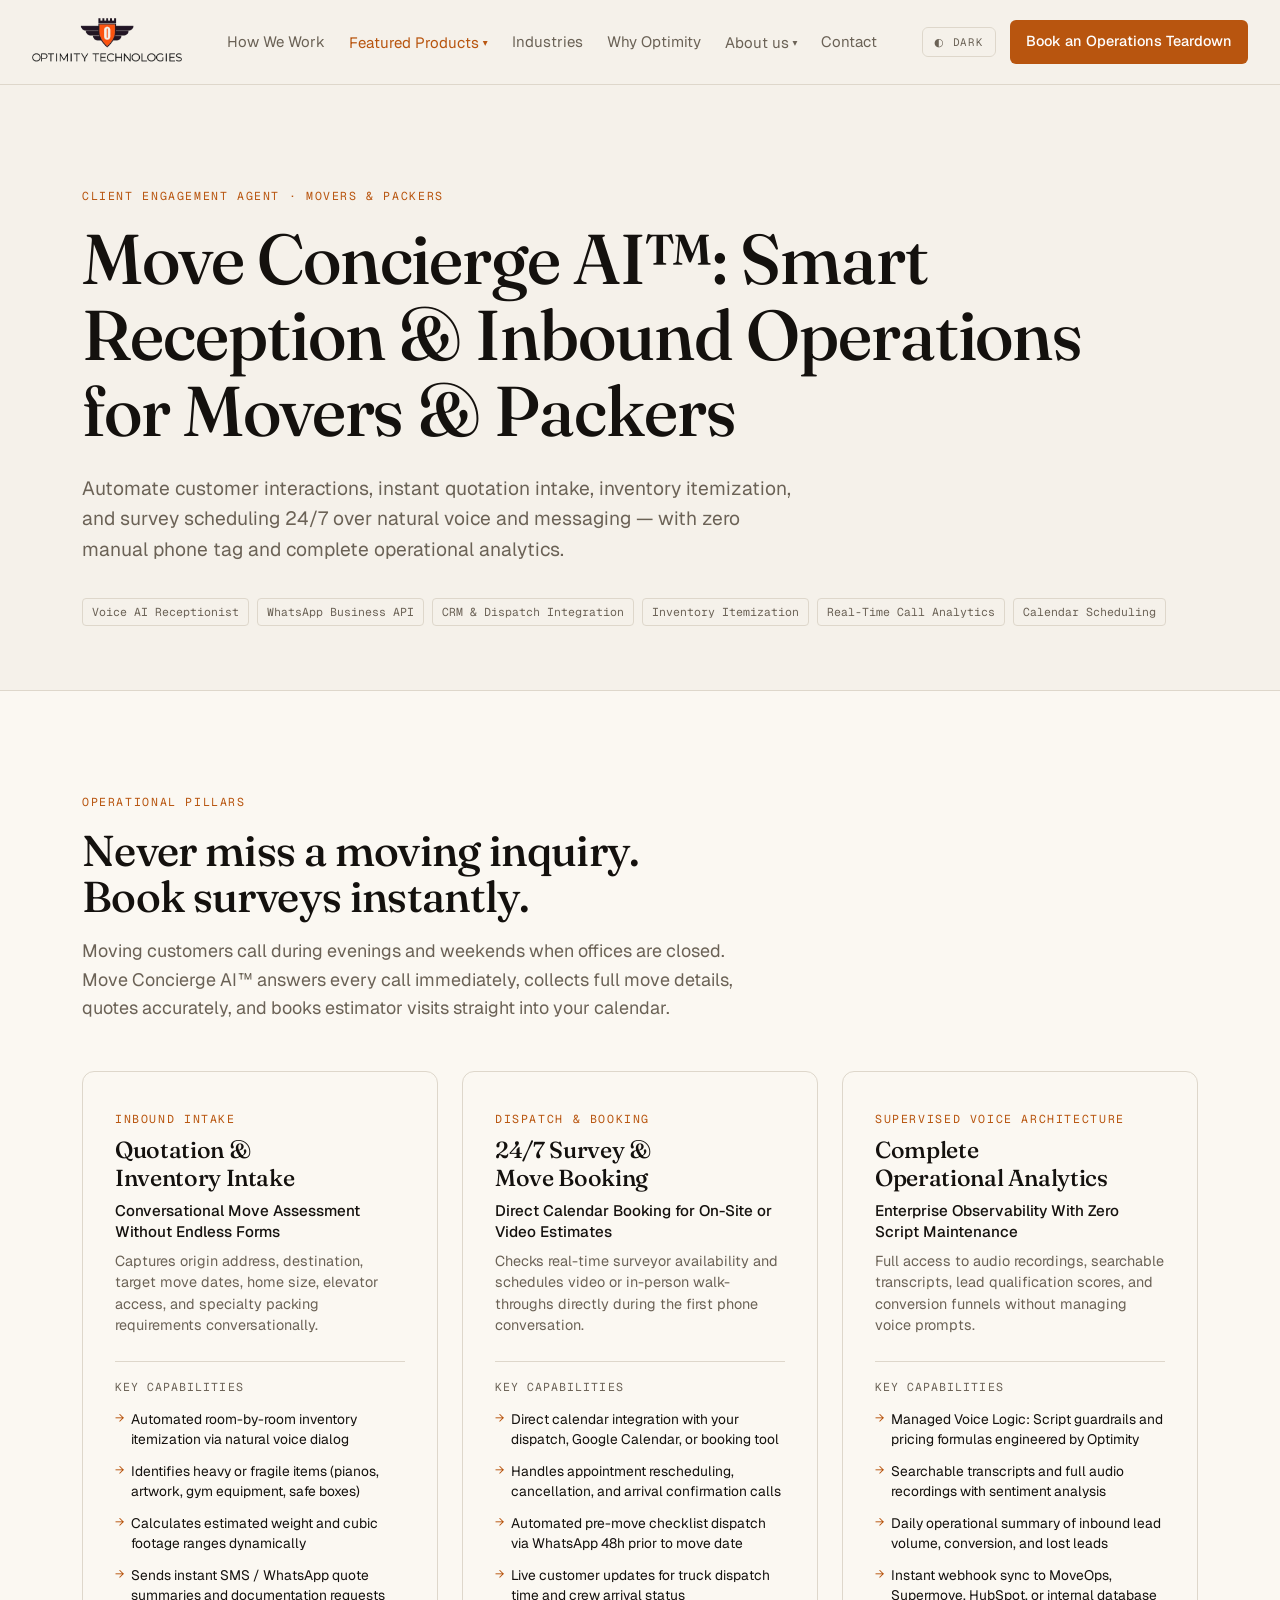
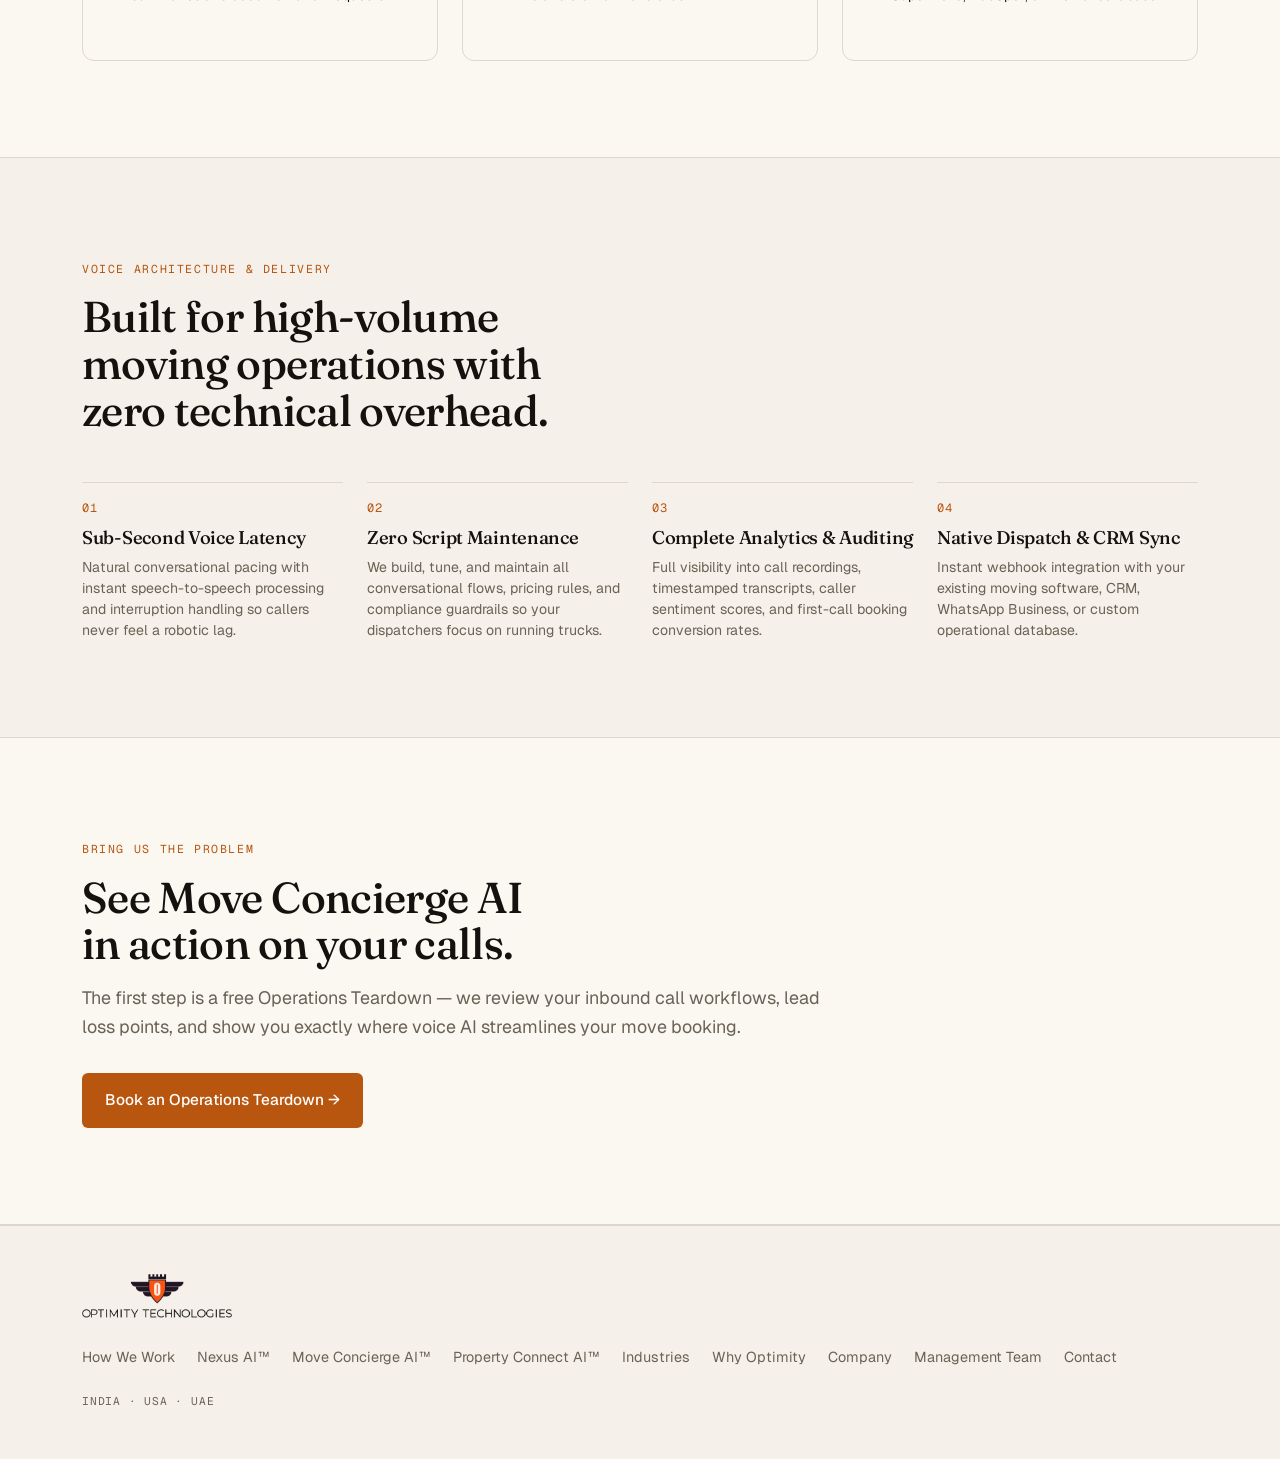
<file: move-concierge.html>
<!DOCTYPE html>
<html lang="en">
<head>
<meta charset="UTF-8">
<meta name="viewport" content="width=device-width, initial-scale=1.0">
<title>Move Concierge AI™ — Smart Reception &amp; Inbound Operations for Movers &amp; Packers · Optimity</title>
<meta name="description" content="Move Concierge AI™ automates customer interactions, instant quotation intake, inventory checks, and move scheduling 24/7 over voice and messaging with zero manual phone tag.">
<meta name="author" content="Optimity Technologies">
<meta name="robots" content="index, follow">
<link rel="canonical" href="https://optimitytechnologies.com/move-concierge.html">

<!-- Open Graph / WhatsApp / LinkedIn -->
<meta property="og:type" content="website">
<meta property="og:url" content="https://optimitytechnologies.com/move-concierge.html">
<meta property="og:title" content="Move Concierge AI™ — Smart Reception for Movers &amp; Packers · Optimity">
<meta property="og:description" content="Automate move inquiry intake, quotation collection, and scheduling 24/7 over voice and WhatsApp. Complete call analytics with zero script maintenance.">
<meta property="og:image" content="https://optimitytechnologies.com/og-image.png">
<meta property="og:image:type" content="image/png">
<meta property="og:image:alt" content="Move Concierge AI™ — Smart Reception &amp; Inbound Operations for Movers &amp; Packers">
<meta property="og:site_name" content="Optimity Technologies">

<!-- Twitter Card -->
<meta name="twitter:card" content="summary_large_image">
<meta name="twitter:url" content="https://optimitytechnologies.com/move-concierge.html">
<meta name="twitter:title" content="Move Concierge AI™ — Smart Reception for Movers &amp; Packers · Optimity">
<meta name="twitter:description" content="Automate move inquiry intake, quotation collection, and scheduling 24/7 over voice and messaging.">
<meta name="twitter:image" content="https://optimitytechnologies.com/og-image.png">

<link rel="preconnect" href="https://fonts.googleapis.com">
<link rel="preconnect" href="https://fonts.gstatic.com" crossorigin>
<link href="https://fonts.googleapis.com/css2?family=Fraunces:opsz,wght@9..144,400;9..144,500;9..144,600&family=Geist:wght@400;500;600&family=Geist+Mono:wght@400;500&display=swap" rel="stylesheet">
<link rel="icon" type="image/png" href="/favicon-96x96.png" sizes="96x96" />
<link rel="icon" type="image/svg+xml" href="/favicon.svg" />
<link rel="shortcut icon" href="/favicon.ico" />
<link rel="apple-touch-icon" sizes="180x180" href="/apple-touch-icon.png" />
<link rel="manifest" href="/site.webmanifest" />
<script>(function(){try{var t=localStorage.getItem("optimity-theme");if(!t&&window.matchMedia&&matchMedia("(prefers-color-scheme: dark)").matches)t="dark";if(t==="dark")document.documentElement.setAttribute("data-theme","dark");}catch(e){}})();</script>
<link rel="stylesheet" href="styles.css?v=20260921-v5">
<!-- LLM & AI Agent Markdown Discovery -->
<link rel="alternate" type="text/markdown" title="llms.txt" href="/llms.txt">
<!-- Schema.org JSON-LD -->
<script type="application/ld+json">
{
  "@context": "https://schema.org",
  "@graph": [
    {
      "@type": "SoftwareApplication",
      "@id": "https://optimitytechnologies.com/move-concierge.html#software",
      "name": "Move Concierge AI™",
      "applicationCategory": "BusinessApplication",
      "operatingSystem": "Cloud, Web, Voice Telephony",
      "offers": {
        "@type": "Offer",
        "price": "0",
        "priceCurrency": "USD",
        "description": "Exploratory Operations Teardown"
      },
      "description": "Smart reception and inbound voice AI assistant for moving and packing companies. Automates quote intake, booking, and customer communication 24/7."
    }
  ]
}
</script>
</head>
<body>
<a class="skip" href="#main">Skip to content</a>

<div id="site-header"><!--#include virtual="/header.html" --></div>

<main id="main">

<!-- HERO & POSITIONING -->
<header class="hero"><div class="wrap">
  <span class="kicker">Client Engagement Agent · Movers &amp; Packers</span>
  <h1>Move Concierge AI™: Smart Reception &amp; Inbound Operations for Movers &amp; Packers</h1>
  <p class="lead lead-mt">Automate customer interactions, instant quotation intake, inventory itemization, and survey scheduling 24/7 over natural voice and messaging — with zero manual phone tag and complete operational analytics.</p>
  
  <div class="systag-group mt-24">
    <span class="systag">Voice AI Receptionist</span>
    <span class="systag">WhatsApp Business API</span>
    <span class="systag">CRM &amp; Dispatch Integration</span>
    <span class="systag">Inventory Itemization</span>
    <span class="systag">Real-Time Call Analytics</span>
    <span class="systag">Calendar Scheduling</span>
  </div>
</div></header>

<!-- CORE CAPABILITIES (3 PILLARS) -->
<section class="band"><div class="wrap">
  <div class="section-head">
    <span class="kicker">Operational Pillars</span>
    <h2>Never miss a moving inquiry. Book surveys instantly.</h2>
    <p class="lead">Moving customers call during evenings and weekends when offices are closed. Move Concierge AI™ answers every call immediately, collects full move details, quotes accurately, and books estimator visits straight into your calendar.</p>
  </div>

  <div class="nexus-grid">
    
    <!-- CARD 1: Instant Quotation & Inventory -->
    <article class="nexus-card">
      <div class="nexus-card-top">
        <span class="kicker mb-8">Inbound Intake</span>
        <h3>Quotation &amp; Inventory Intake</h3>
        <p class="nexus-card-headline">Conversational Move Assessment Without Endless Forms</p>
        <p class="nexus-card-summary">Captures origin address, destination, target move dates, home size, elevator access, and specialty packing requirements conversationally.</p>
      </div>

      <div class="nexus-card-body">
        <div class="mono small text-muted mb-8">Key Capabilities</div>
        <ul class="nexus-features-list">
          <li>Automated room-by-room inventory itemization via natural voice dialog</li>
          <li>Identifies heavy or fragile items (pianos, artwork, gym equipment, safe boxes)</li>
          <li>Calculates estimated weight and cubic footage ranges dynamically</li>
          <li>Sends instant SMS / WhatsApp quote summaries and documentation requests</li>
        </ul>
      </div>
    </article>

    <!-- CARD 2: 24/7 Scheduling & Rescheduling -->
    <article class="nexus-card">
      <div class="nexus-card-top">
        <span class="kicker mb-8">Dispatch &amp; Booking</span>
        <h3>24/7 Survey &amp; Move Booking</h3>
        <p class="nexus-card-headline">Direct Calendar Booking for On-Site or Video Estimates</p>
        <p class="nexus-card-summary">Checks real-time surveyor availability and schedules video or in-person walk-throughs directly during the first phone conversation.</p>
      </div>

      <div class="nexus-card-body">
        <div class="mono small text-muted mb-8">Key Capabilities</div>
        <ul class="nexus-features-list">
          <li>Direct calendar integration with your dispatch, Google Calendar, or booking tool</li>
          <li>Handles appointment rescheduling, cancellation, and arrival confirmation calls</li>
          <li>Automated pre-move checklist dispatch via WhatsApp 48h prior to move date</li>
          <li>Live customer updates for truck dispatch time and crew arrival status</li>
        </ul>
      </div>
    </article>

    <!-- CARD 3: Analytics & Supervised Model -->
    <article class="nexus-card">
      <div class="nexus-card-top">
        <span class="kicker mb-8">Supervised Voice Architecture</span>
        <h3>Complete Operational Analytics</h3>
        <p class="nexus-card-headline">Enterprise Observability With Zero Script Maintenance</p>
        <p class="nexus-card-summary">Full access to audio recordings, searchable transcripts, lead qualification scores, and conversion funnels without managing voice prompts.</p>
      </div>

      <div class="nexus-card-body">
        <div class="mono small text-muted mb-8">Key Capabilities</div>
        <ul class="nexus-features-list">
          <li>Managed Voice Logic: Script guardrails and pricing formulas engineered by Optimity</li>
          <li>Searchable transcripts and full audio recordings with sentiment analysis</li>
          <li>Daily operational summary of inbound lead volume, conversion, and lost leads</li>
          <li>Instant webhook sync to MoveOps, Supermove, HubSpot, or internal database</li>
        </ul>
      </div>
    </article>

  </div>
</div></section>

<!-- ENTERPRISE TRUST & ARCHITECTURE STRIP -->
<section><div class="wrap">
  <div class="section-head">
    <span class="kicker">Voice Architecture &amp; Delivery</span>
    <h2>Built for high-volume moving operations with zero technical overhead.</h2>
  </div>

  <div class="nexus-trust-grid">
    <div class="nexus-trust-item">
      <div class="nexus-trust-num mono">01</div>
      <h3>Sub-Second Voice Latency</h3>
      <p>Natural conversational pacing with instant speech-to-speech processing and interruption handling so callers never feel a robotic lag.</p>
    </div>

    <div class="nexus-trust-item">
      <div class="nexus-trust-num mono">02</div>
      <h3>Zero Script Maintenance</h3>
      <p>We build, tune, and maintain all conversational flows, pricing rules, and compliance guardrails so your dispatchers focus on running trucks.</p>
    </div>

    <div class="nexus-trust-item">
      <div class="nexus-trust-num mono">03</div>
      <h3>Complete Analytics &amp; Auditing</h3>
      <p>Full visibility into call recordings, timestamped transcripts, caller sentiment scores, and first-call booking conversion rates.</p>
    </div>

    <div class="nexus-trust-item">
      <div class="nexus-trust-num mono">04</div>
      <h3>Native Dispatch &amp; CRM Sync</h3>
      <p>Instant webhook integration with your existing moving software, CRM, WhatsApp Business, or custom operational database.</p>
    </div>
  </div>
</div></section>

<!-- CLOSING CTA -->
<section class="band"><div class="wrap"><div class="cta-block">
  <span class="kicker">Bring us the problem</span>
  <h2>See Move Concierge AI in action on your calls.</h2>
  <p>The first step is a free Operations Teardown — we review your inbound call workflows, lead loss points, and show you exactly where voice AI streamlines your move booking.</p>
  <a class="btn btn-primary" href="contact.html#book">Book an Operations Teardown →</a>
</div></div></section>

</main>

<div id="site-footer"><!--#include virtual="/footer.html" --></div>

<script src="components.js?v=20260921-v5"></script>
<script src="theme.js?v=20260921-v5"></script>
</body>
</html>
</file>
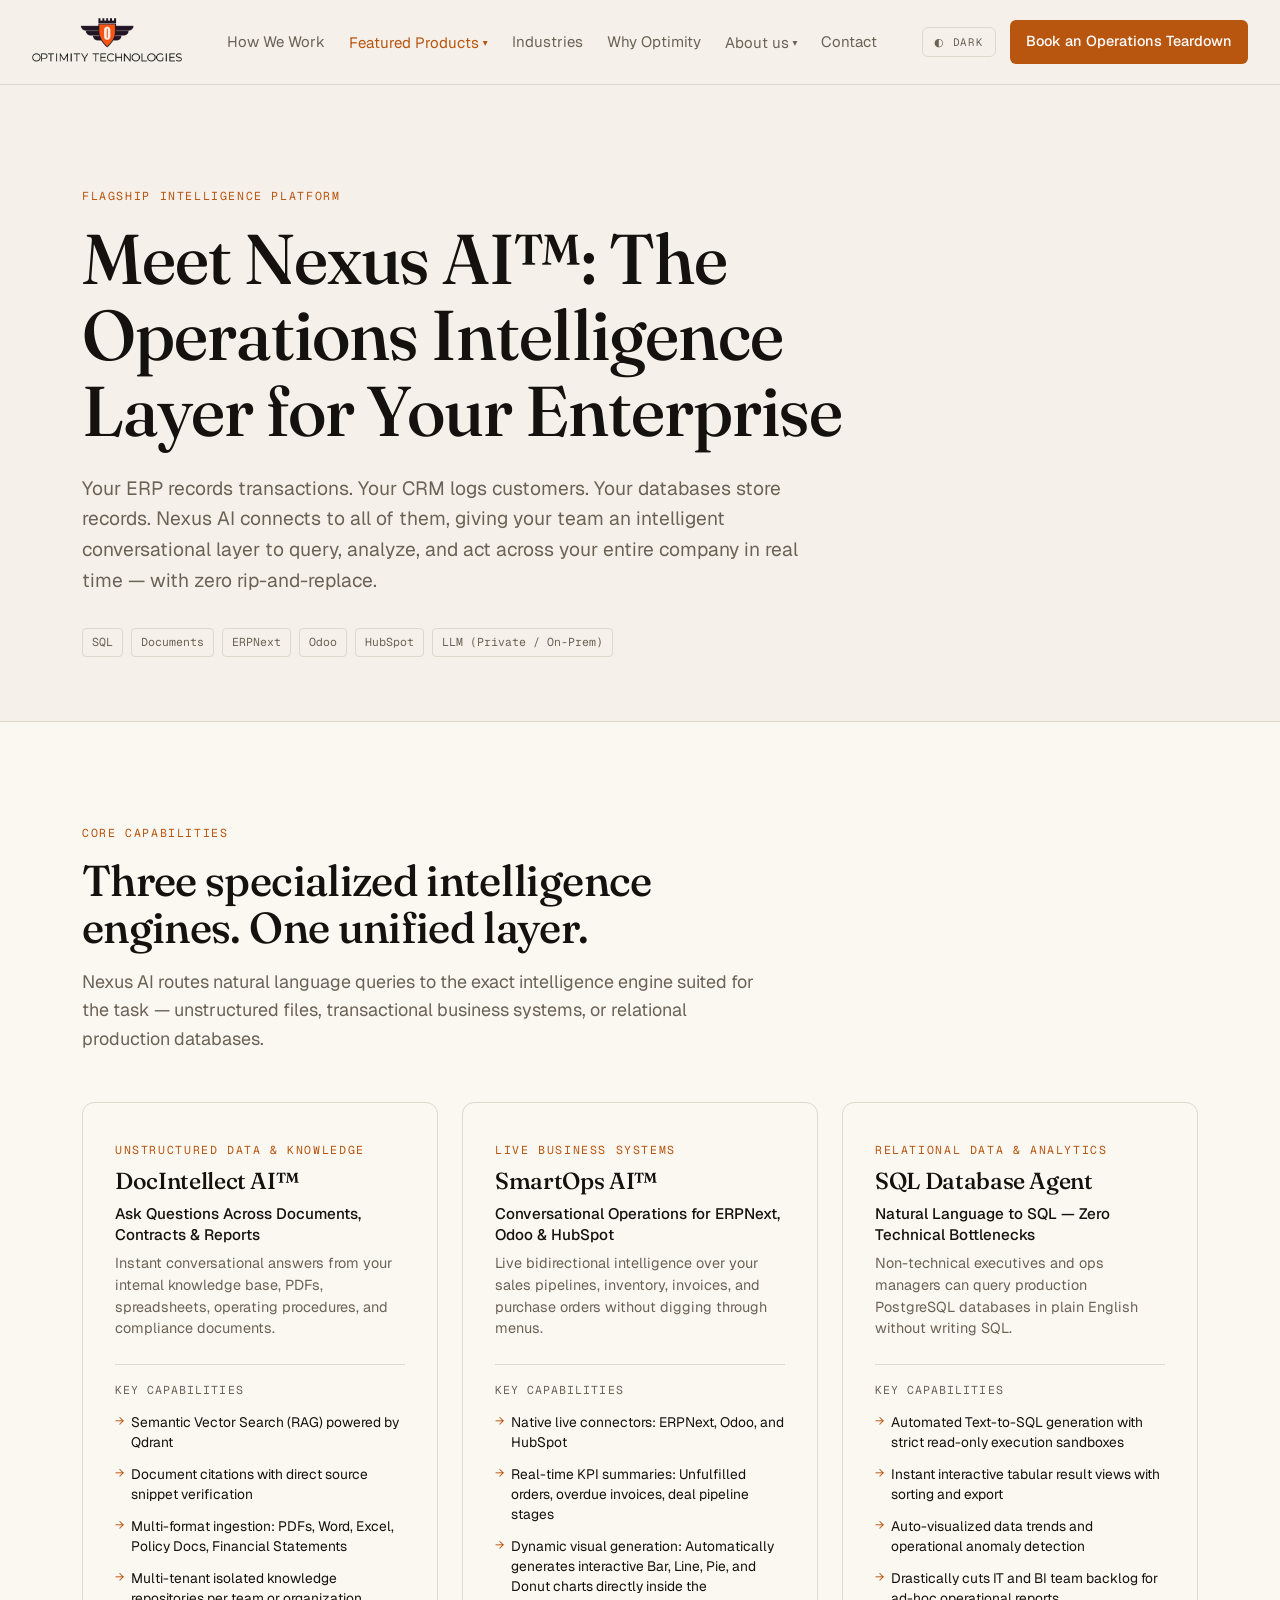
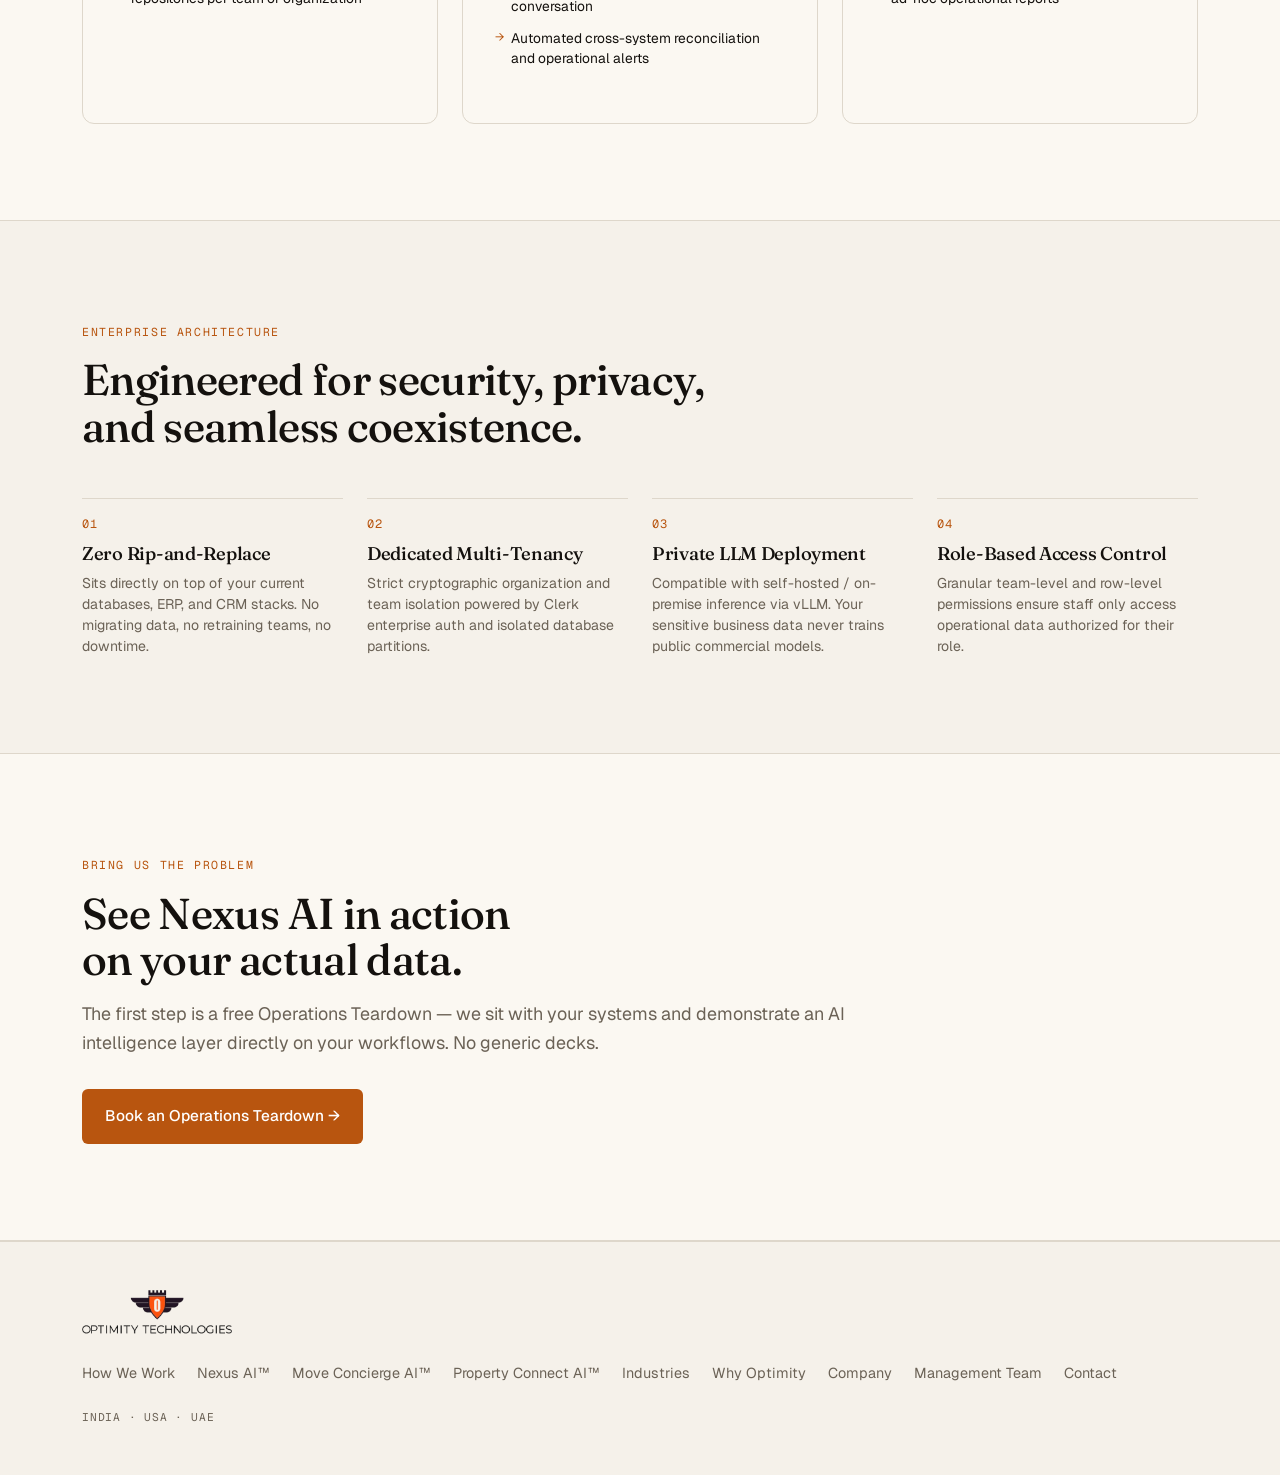
<file: nexus-ai.html>
<!DOCTYPE html>
<html lang="en">
<head>
<meta charset="UTF-8">
<meta name="viewport" content="width=device-width, initial-scale=1.0">
<title>Nexus AI™ — Operations Intelligence Layer for Enterprise · Optimity</title>
<meta name="description" content="Nexus AI™ connects to your ERP, CRM, and databases to give your team an intelligent conversational layer to query, analyze, and act across your entire company in real time — with zero rip-and-replace.">
<meta name="author" content="Optimity Technologies">
<meta name="robots" content="index, follow">
<link rel="canonical" href="https://optimitytechnologies.com/nexus-ai.html">

<!-- Open Graph / WhatsApp / LinkedIn -->
<meta property="og:type" content="website">
<meta property="og:url" content="https://optimitytechnologies.com/nexus-ai.html">
<meta property="og:title" content="Nexus AI™ — Operations Intelligence Layer for Enterprise · Optimity">
<meta property="og:description" content="Conversational intelligence over your ERP, CRM, documents, and PostgreSQL databases. Live queries, dynamic chart generation, and automated cross-system actions.">
<meta property="og:image" content="https://optimitytechnologies.com/og-image.png">
<meta property="og:image:type" content="image/png">
<meta property="og:image:alt" content="Nexus AI™ — The Operations Intelligence Layer for Your Enterprise">
<meta property="og:site_name" content="Optimity Technologies">

<!-- Twitter Card -->
<meta name="twitter:card" content="summary_large_image">
<meta name="twitter:url" content="https://optimitytechnologies.com/nexus-ai.html">
<meta name="twitter:title" content="Nexus AI™ — Operations Intelligence Layer for Enterprise · Optimity">
<meta name="twitter:description" content="Conversational intelligence over your ERP, CRM, documents, and PostgreSQL databases. Zero rip-and-replace.">
<meta name="twitter:image" content="https://optimitytechnologies.com/og-image.png">

<link rel="preconnect" href="https://fonts.googleapis.com">
<link rel="preconnect" href="https://fonts.gstatic.com" crossorigin>
<link href="https://fonts.googleapis.com/css2?family=Fraunces:opsz,wght@9..144,400;9..144,500;9..144,600&family=Geist:wght@400;500;600&family=Geist+Mono:wght@400;500&display=swap" rel="stylesheet">
<link rel="icon" type="image/png" href="/favicon-96x96.png" sizes="96x96" />
<link rel="icon" type="image/svg+xml" href="/favicon.svg" />
<link rel="shortcut icon" href="/favicon.ico" />
<link rel="apple-touch-icon" sizes="180x180" href="/apple-touch-icon.png" />
<link rel="manifest" href="/site.webmanifest" />
<script>(function(){try{var t=localStorage.getItem("optimity-theme");if(!t&&window.matchMedia&&matchMedia("(prefers-color-scheme: dark)").matches)t="dark";if(t==="dark")document.documentElement.setAttribute("data-theme","dark");}catch(e){}})();</script>
<link rel="stylesheet" href="styles.css?v=20260921-v5">
<!-- LLM & AI Agent Markdown Discovery -->
<link rel="alternate" type="text/markdown" title="llms.txt" href="/llms.txt">
<!-- Schema.org JSON-LD -->
<script type="application/ld+json">
{
  "@context": "https://schema.org",
  "@graph": [
    {
      "@type": "SoftwareApplication",
      "@id": "https://optimitytechnologies.com/nexus-ai.html#software",
      "name": "Nexus AI™",
      "applicationCategory": "BusinessApplication",
      "operatingSystem": "Cloud, On-Premise, Hybrid",
      "offers": {
        "@type": "Offer",
        "price": "0",
        "priceCurrency": "USD",
        "description": "Exploratory Operations Teardown"
      },
      "description": "The enterprise operations intelligence layer connecting ERP, CRM, document knowledge bases, and relational databases for conversational analytics and real-time execution."
    }
  ]
}
</script>
</head>
<body>
<a class="skip" href="#main">Skip to content</a>

<div id="site-header"><!--#include virtual="/header.html" --></div>

<main id="main">

<!-- HERO & POSITIONING -->
<header class="hero"><div class="wrap">
  <span class="kicker">Flagship Intelligence Platform</span>
  <h1>Meet Nexus AI™: The Operations Intelligence Layer for Your Enterprise</h1>
  <p class="lead lead-mt">Your ERP records transactions. Your CRM logs customers. Your databases store records. Nexus AI connects to all of them, giving your team an intelligent conversational layer to query, analyze, and act across your entire company in real time — with zero rip-and-replace.</p>
  
  <div class="systag-group mt-24">
    <span class="systag">SQL</span>
    <span class="systag">Documents</span>
    <span class="systag">ERPNext</span>
    <span class="systag">Odoo</span>
    <span class="systag">HubSpot</span>
    <span class="systag">LLM (Private / On-Prem)</span>
  </div>
</div></header>

<!-- CORE CAPABILITIES (3 PILLARS) -->
<section class="band"><div class="wrap">
  <div class="section-head">
    <span class="kicker">Core Capabilities</span>
    <h2>Three specialized intelligence engines. One unified layer.</h2>
    <p class="lead">Nexus AI routes natural language queries to the exact intelligence engine suited for the task — unstructured files, transactional business systems, or relational production databases.</p>
  </div>

  <div class="nexus-grid">
    
    <!-- CARD 1: DocIntellect AI -->
    <article class="nexus-card" id="demo-card-1">
      <div class="nexus-card-top">
        <span class="kicker mb-8">Unstructured Data &amp; Knowledge</span>
        <h3>DocIntellect AI™</h3>
        <p class="nexus-card-headline">Ask Questions Across Documents, Contracts &amp; Reports</p>
        <p class="nexus-card-summary">Instant conversational answers from your internal knowledge base, PDFs, spreadsheets, operating procedures, and compliance documents.</p>
      </div>

      <div class="nexus-card-body">
        <div class="mono small text-muted mb-8">Key Capabilities</div>
        <ul class="nexus-features-list">
          <li>Semantic Vector Search (RAG) powered by Qdrant</li>
          <li>Document citations with direct source snippet verification</li>
          <li>Multi-format ingestion: PDFs, Word, Excel, Policy Docs, Financial Statements</li>
          <li>Multi-tenant isolated knowledge repositories per team or organization</li>
        </ul>
      </div>
    </article>

    <!-- CARD 2: SmartOps AI -->
    <article class="nexus-card" id="demo-card-2">
      <div class="nexus-card-top">
        <span class="kicker mb-8">Live Business Systems</span>
        <h3>SmartOps AI™</h3>
        <p class="nexus-card-headline">Conversational Operations for ERPNext, Odoo &amp; HubSpot</p>
        <p class="nexus-card-summary">Live bidirectional intelligence over your sales pipelines, inventory, invoices, and purchase orders without digging through menus.</p>
      </div>

      <div class="nexus-card-body">
        <div class="mono small text-muted mb-8">Key Capabilities</div>
        <ul class="nexus-features-list">
          <li>Native live connectors: ERPNext, Odoo, and HubSpot</li>
          <li>Real-time KPI summaries: Unfulfilled orders, overdue invoices, deal pipeline stages</li>
          <li>Dynamic visual generation: Automatically generates interactive Bar, Line, Pie, and Donut charts directly inside the conversation</li>
          <li>Automated cross-system reconciliation and operational alerts</li>
        </ul>
      </div>
    </article>

    <!-- CARD 3: SQL Database Agent -->
    <article class="nexus-card" id="demo-card-3">
      <div class="nexus-card-top">
        <span class="kicker mb-8">Relational Data &amp; Analytics</span>
        <h3>SQL Database Agent</h3>
        <p class="nexus-card-headline">Natural Language to SQL — Zero Technical Bottlenecks</p>
        <p class="nexus-card-summary">Non-technical executives and ops managers can query production PostgreSQL databases in plain English without writing SQL.</p>
      </div>

      <div class="nexus-card-body">
        <div class="mono small text-muted mb-8">Key Capabilities</div>
        <ul class="nexus-features-list">
          <li>Automated Text-to-SQL generation with strict read-only execution sandboxes</li>
          <li>Instant interactive tabular result views with sorting and export</li>
          <li>Auto-visualized data trends and operational anomaly detection</li>
          <li>Drastically cuts IT and BI team backlog for ad-hoc operational reports</li>
        </ul>
      </div>
    </article>

  </div>
</div></section>

<!-- ENTERPRISE TRUST & ARCHITECTURE STRIP -->
<section><div class="wrap">
  <div class="section-head">
    <span class="kicker">Enterprise Architecture</span>
    <h2>Engineered for security, privacy, and seamless coexistence.</h2>
  </div>

  <div class="nexus-trust-grid">
    <div class="nexus-trust-item">
      <div class="nexus-trust-num mono">01</div>
      <h3>Zero Rip-and-Replace</h3>
      <p>Sits directly on top of your current databases, ERP, and CRM stacks. No migrating data, no retraining teams, no downtime.</p>
    </div>

    <div class="nexus-trust-item">
      <div class="nexus-trust-num mono">02</div>
      <h3>Dedicated Multi-Tenancy</h3>
      <p>Strict cryptographic organization and team isolation powered by Clerk enterprise auth and isolated database partitions.</p>
    </div>

    <div class="nexus-trust-item">
      <div class="nexus-trust-num mono">03</div>
      <h3>Private LLM Deployment</h3>
      <p>Compatible with self-hosted / on-premise inference via vLLM. Your sensitive business data never trains public commercial models.</p>
    </div>

    <div class="nexus-trust-item">
      <div class="nexus-trust-num mono">04</div>
      <h3>Role-Based Access Control</h3>
      <p>Granular team-level and row-level permissions ensure staff only access operational data authorized for their role.</p>
    </div>
  </div>
</div></section>

<!-- CLOSING CTA -->
<section class="band"><div class="wrap"><div class="cta-block">
  <span class="kicker">Bring us the problem</span>
  <h2>See Nexus AI in action on your actual data.</h2>
  <p>The first step is a free Operations Teardown — we sit with your systems and demonstrate an AI intelligence layer directly on your workflows. No generic decks.</p>
  <a class="btn btn-primary" href="contact.html#book">Book an Operations Teardown →</a>
</div></div></section>

</main>

<div id="site-footer"><!--#include virtual="/footer.html" --></div>

<script src="components.js?v=20260921-v4"></script>
<script src="theme.js?v=20260921-v4"></script>
</body>
</html>
</file>
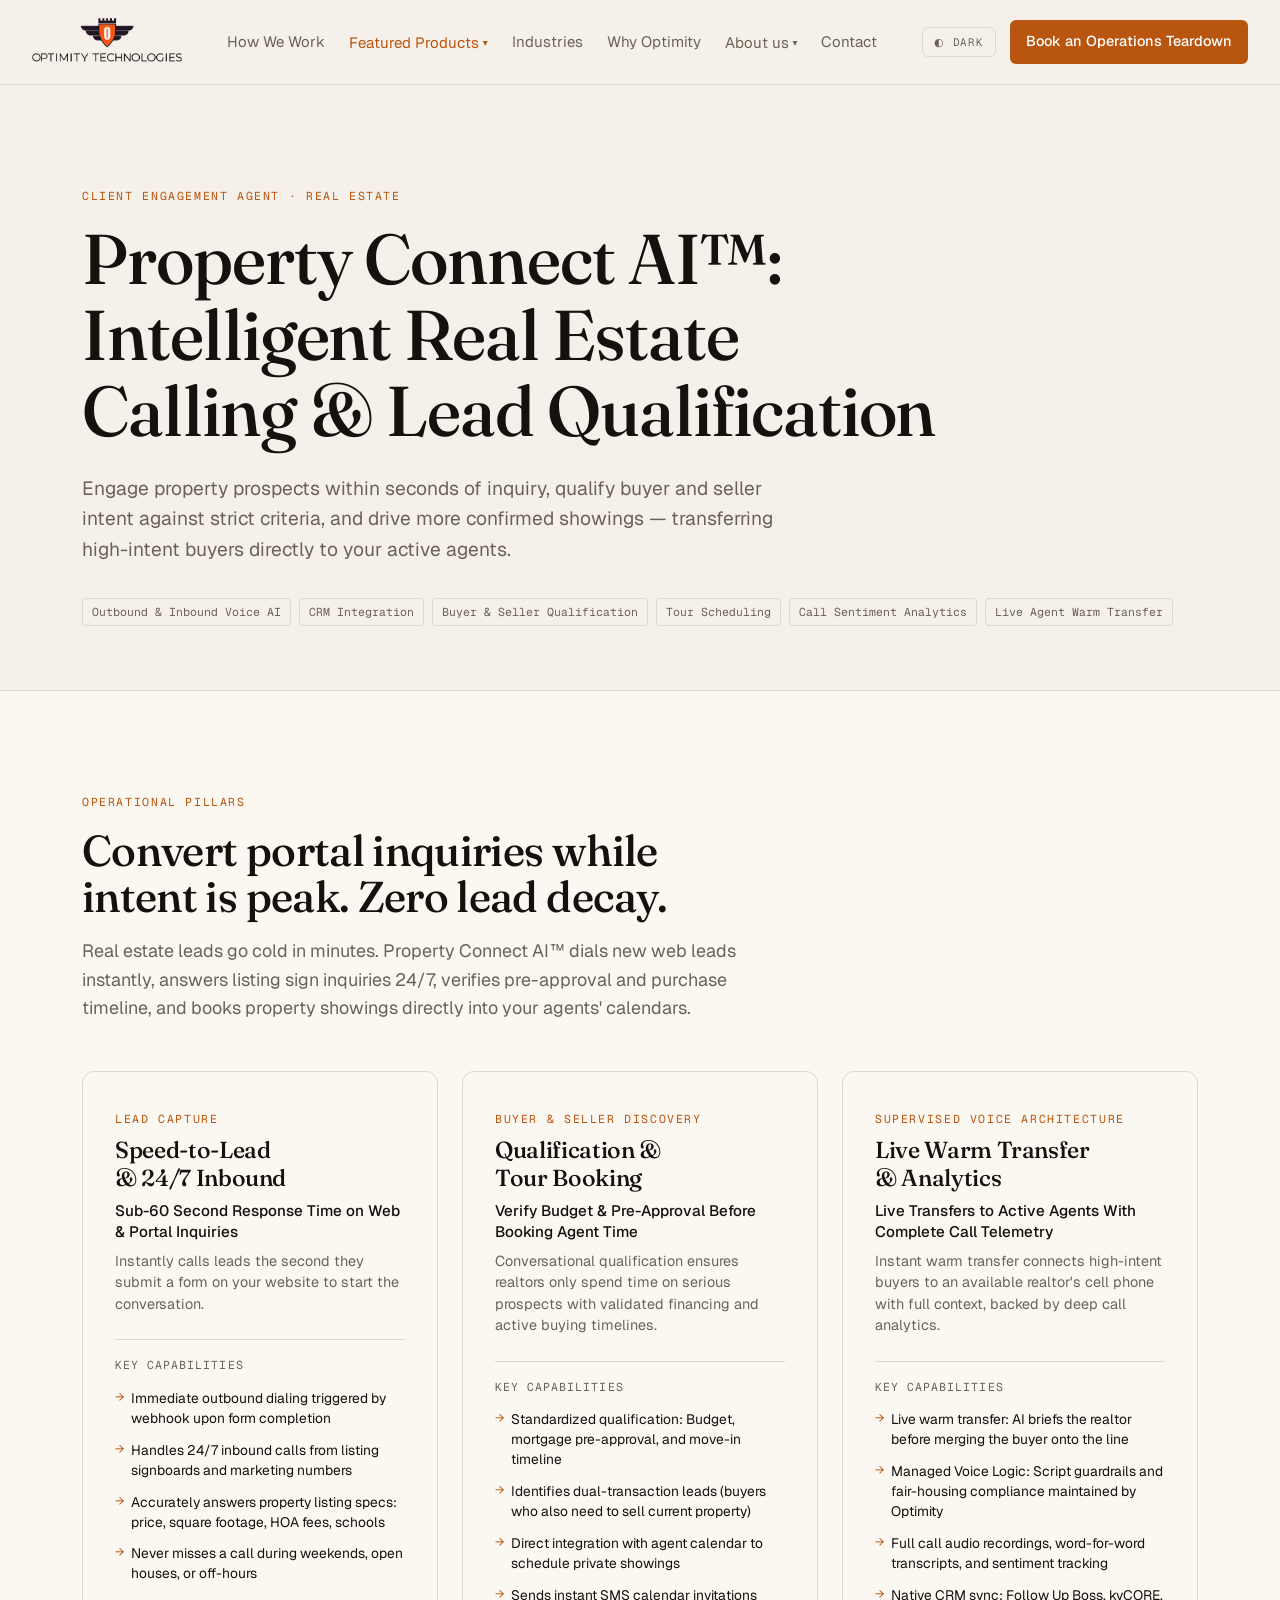
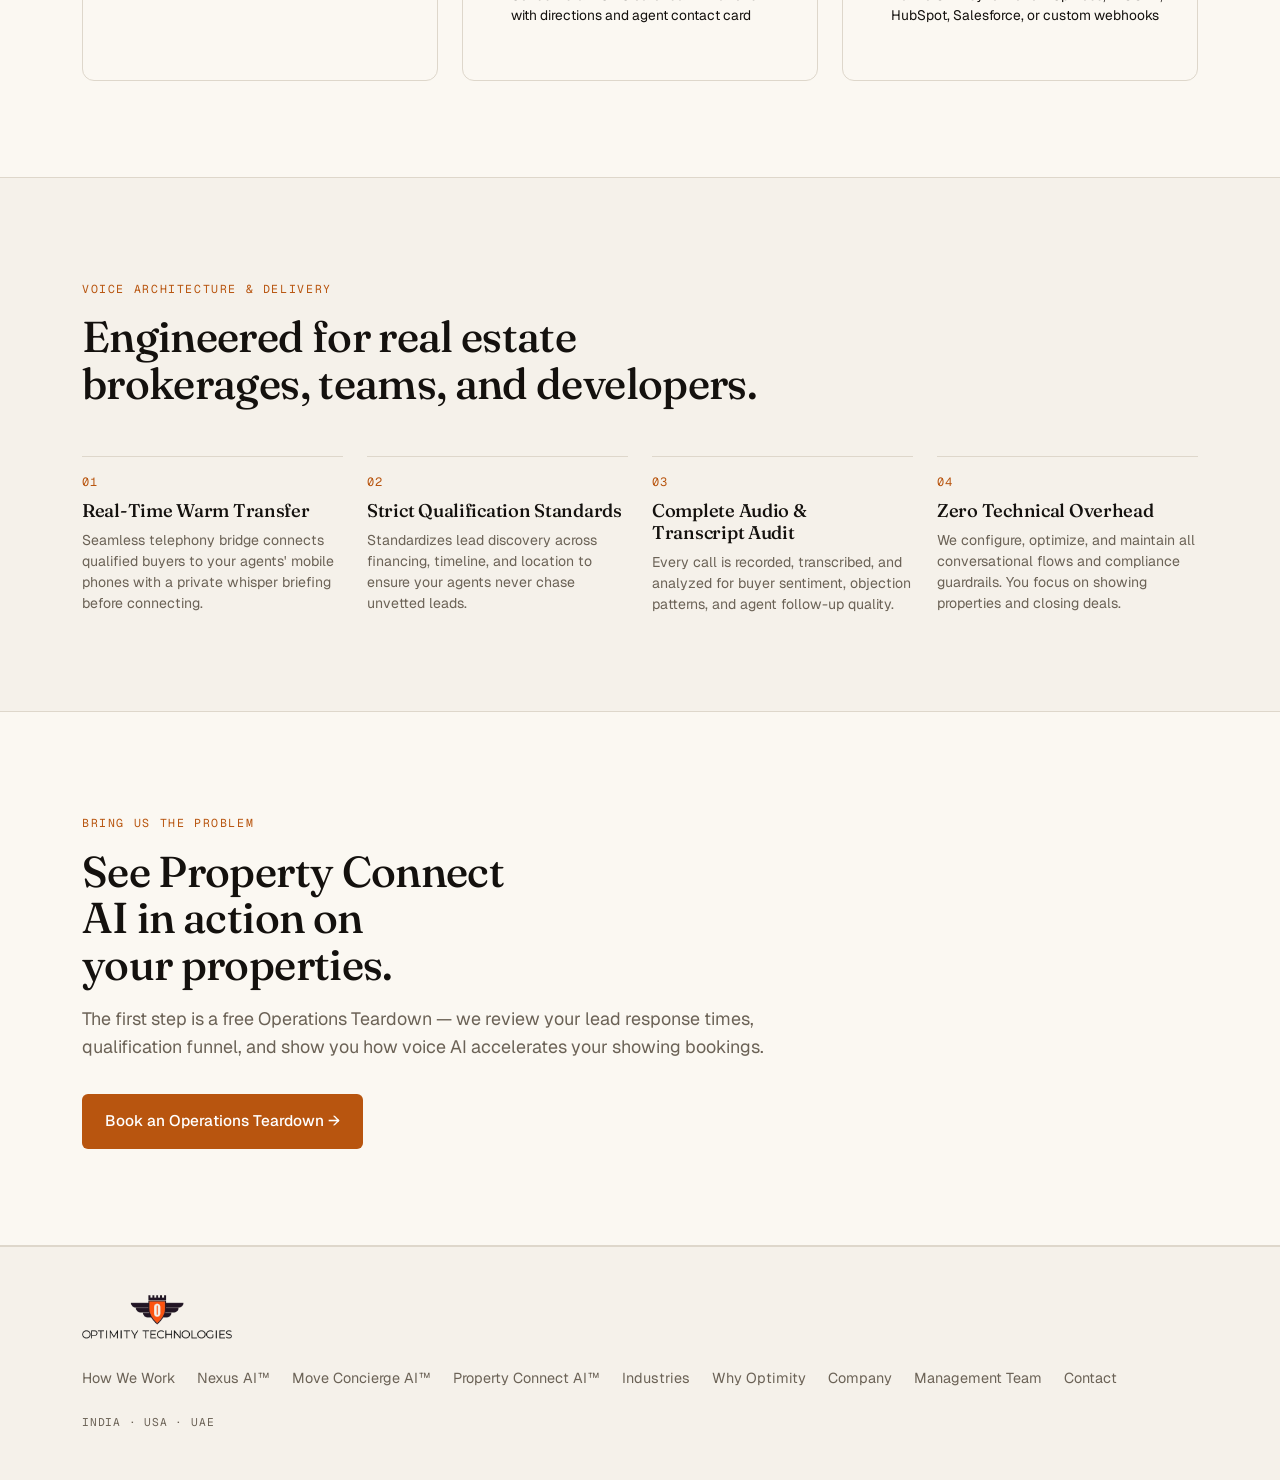
<file: property-connect.html>
<!DOCTYPE html>
<html lang="en">

<head>
  <meta charset="UTF-8">
  <meta name="viewport" content="width=device-width, initial-scale=1.0">
  <title>Property Connect AI™ — Intelligent Real Estate Calling &amp; Lead Qualification · Optimity</title>
  <meta name="description"
    content="Property Connect AI™ engages property inquiries, qualifies buyer and seller leads, and drives confirmed showings with intelligent voice calling and instant agent transfers.">
  <meta name="author" content="Optimity Technologies">
  <meta name="robots" content="index, follow">
  <link rel="canonical" href="https://optimitytechnologies.com/property-connect.html">

  <!-- Open Graph / WhatsApp / LinkedIn -->
  <meta property="og:type" content="website">
  <meta property="og:url" content="https://optimitytechnologies.com/property-connect.html">
  <meta property="og:title" content="Property Connect AI™ — Real Estate Calling &amp; Lead Qualification · Optimity">
  <meta property="og:description"
    content="AI voice calling for real estate companies. Instant speed-to-lead, buyer qualification, showing scheduling, and live warm transfers to agents.">
  <meta property="og:image" content="https://optimitytechnologies.com/og-image.png">
  <meta property="og:image:type" content="image/png">
  <meta property="og:image:alt"
    content="Property Connect AI™ — Intelligent Real Estate Calling &amp; Lead Qualification">
  <meta property="og:site_name" content="Optimity Technologies">

  <!-- Twitter Card -->
  <meta name="twitter:card" content="summary_large_image">
  <meta name="twitter:url" content="https://optimitytechnologies.com/property-connect.html">
  <meta name="twitter:title" content="Property Connect AI™ — Real Estate Calling &amp; Lead Qualification · Optimity">
  <meta name="twitter:description"
    content="AI voice calling for real estate companies. Qualify leads, book showings, and transfer hot buyers in real time.">
  <meta name="twitter:image" content="https://optimitytechnologies.com/og-image.png">

  <link rel="preconnect" href="https://fonts.googleapis.com">
  <link rel="preconnect" href="https://fonts.gstatic.com" crossorigin>
  <link
    href="https://fonts.googleapis.com/css2?family=Fraunces:opsz,wght@9..144,400;9..144,500;9..144,600&family=Geist:wght@400;500;600&family=Geist+Mono:wght@400;500&display=swap"
    rel="stylesheet">
  <link rel="icon" type="image/png" href="/favicon-96x96.png" sizes="96x96" />
  <link rel="icon" type="image/svg+xml" href="/favicon.svg" />
  <link rel="shortcut icon" href="/favicon.ico" />
  <link rel="apple-touch-icon" sizes="180x180" href="/apple-touch-icon.png" />
  <link rel="manifest" href="/site.webmanifest" />
  <script>(function () { try { var t = localStorage.getItem("optimity-theme"); if (!t && window.matchMedia && matchMedia("(prefers-color-scheme: dark)").matches) t = "dark"; if (t === "dark") document.documentElement.setAttribute("data-theme", "dark"); } catch (e) { } })();</script>
  <link rel="stylesheet" href="styles.css?v=20260921-v5">
  <!-- LLM & AI Agent Markdown Discovery -->
  <link rel="alternate" type="text/markdown" title="llms.txt" href="/llms.txt">
  <!-- Schema.org JSON-LD -->
  <script type="application/ld+json">
{
  "@context": "https://schema.org",
  "@graph": [
    {
      "@type": "SoftwareApplication",
      "@id": "https://optimitytechnologies.com/property-connect.html#software",
      "name": "Property Connect AI™",
      "applicationCategory": "BusinessApplication",
      "operatingSystem": "Cloud, Web, Voice Telephony",
      "offers": {
        "@type": "Offer",
        "price": "0",
        "priceCurrency": "USD",
        "description": "Exploratory Operations Teardown"
      },
      "description": "AI-powered real estate voice calling assistant for brokerages and property developers. Drives speed-to-lead, buyer qualification, and instant agent transfers."
    }
  ]
}
</script>
</head>

<body>
  <a class="skip" href="#main">Skip to content</a>

  <div id="site-header"><!--#include virtual="/header.html" --></div>

  <main id="main">

    <!-- HERO & POSITIONING -->
    <header class="hero">
      <div class="wrap">
        <span class="kicker">Client Engagement Agent · Real Estate</span>
        <h1>Property Connect AI™: Intelligent Real Estate Calling &amp; Lead Qualification</h1>
        <p class="lead lead-mt">Engage property prospects within seconds of inquiry, qualify buyer and seller intent
          against strict criteria, and drive more confirmed showings — transferring high-intent buyers directly to your
          active agents.</p>

        <div class="systag-group mt-24">
          <span class="systag">Outbound &amp; Inbound Voice AI</span>
          <span class="systag">CRM Integration</span>
          <span class="systag">Buyer &amp; Seller Qualification</span>
          <span class="systag">Tour Scheduling</span>
          <span class="systag">Call Sentiment Analytics</span>
          <span class="systag">Live Agent Warm Transfer</span>
        </div>
      </div>
    </header>

    <!-- CORE CAPABILITIES (3 PILLARS) -->
    <section class="band">
      <div class="wrap">
        <div class="section-head">
          <span class="kicker">Operational Pillars</span>
          <h2>Convert portal inquiries while intent is peak. Zero lead decay.</h2>
          <p class="lead">Real estate leads go cold in minutes. Property Connect AI™ dials new web leads instantly,
            answers listing sign inquiries 24/7, verifies pre-approval and purchase timeline, and books property
            showings directly into your agents' calendars.</p>
        </div>

        <div class="nexus-grid">

          <!-- CARD 1: Speed-to-Lead & Inbound -->
          <article class="nexus-card">
            <div class="nexus-card-top">
              <span class="kicker mb-8">Lead Capture</span>
              <h3>Speed-to-Lead &amp; 24/7 Inbound</h3>
              <p class="nexus-card-headline">Sub-60 Second Response Time on Web &amp; Portal Inquiries</p>
              <p class="nexus-card-summary">Instantly calls leads the second they submit a form on your website to start
                the conversation.</p>
            </div>

            <div class="nexus-card-body">
              <div class="mono small text-muted mb-8">Key Capabilities</div>
              <ul class="nexus-features-list">
                <li>Immediate outbound dialing triggered by webhook upon form completion</li>
                <li>Handles 24/7 inbound calls from listing signboards and marketing numbers</li>
                <li>Accurately answers property listing specs: price, square footage, HOA fees, schools</li>
                <li>Never misses a call during weekends, open houses, or off-hours</li>
              </ul>
            </div>
          </article>

          <!-- CARD 2: Qualification & Showing Booking -->
          <article class="nexus-card">
            <div class="nexus-card-top">
              <span class="kicker mb-8">Buyer &amp; Seller Discovery</span>
              <h3>Qualification &amp; Tour Booking</h3>
              <p class="nexus-card-headline">Verify Budget &amp; Pre-Approval Before Booking Agent Time</p>
              <p class="nexus-card-summary">Conversational qualification ensures realtors only spend time on serious
                prospects with validated financing and active buying timelines.</p>
            </div>

            <div class="nexus-card-body">
              <div class="mono small text-muted mb-8">Key Capabilities</div>
              <ul class="nexus-features-list">
                <li>Standardized qualification: Budget, mortgage pre-approval, and move-in timeline</li>
                <li>Identifies dual-transaction leads (buyers who also need to sell current property)</li>
                <li>Direct integration with agent calendar to schedule private showings</li>
                <li>Sends instant SMS calendar invitations with directions and agent contact card</li>
              </ul>
            </div>
          </article>

          <!-- CARD 3: Warm Transfer & Call Analytics -->
          <article class="nexus-card">
            <div class="nexus-card-top">
              <span class="kicker mb-8">Supervised Voice Architecture</span>
              <h3>Live Warm Transfer &amp; Analytics</h3>
              <p class="nexus-card-headline">Live Transfers to Active Agents With Complete Call Telemetry</p>
              <p class="nexus-card-summary">Instant warm transfer connects high-intent buyers to an available realtor's
                cell phone with full context, backed by deep call analytics.</p>
            </div>

            <div class="nexus-card-body">
              <div class="mono small text-muted mb-8">Key Capabilities</div>
              <ul class="nexus-features-list">
                <li>Live warm transfer: AI briefs the realtor before merging the buyer onto the line</li>
                <li>Managed Voice Logic: Script guardrails and fair-housing compliance maintained by Optimity</li>
                <li>Full call audio recordings, word-for-word transcripts, and sentiment tracking</li>
                <li>Native CRM sync: Follow Up Boss, kvCORE, HubSpot, Salesforce, or custom webhooks</li>
              </ul>
            </div>
          </article>

        </div>
      </div>
    </section>

    <!-- ENTERPRISE TRUST & ARCHITECTURE STRIP -->
    <section>
      <div class="wrap">
        <div class="section-head">
          <span class="kicker">Voice Architecture &amp; Delivery</span>
          <h2>Engineered for real estate brokerages, teams, and developers.</h2>
        </div>

        <div class="nexus-trust-grid">
          <div class="nexus-trust-item">
            <div class="nexus-trust-num mono">01</div>
            <h3>Real-Time Warm Transfer</h3>
            <p>Seamless telephony bridge connects qualified buyers to your agents' mobile phones with a private whisper
              briefing before connecting.</p>
          </div>

          <div class="nexus-trust-item">
            <div class="nexus-trust-num mono">02</div>
            <h3>Strict Qualification Standards</h3>
            <p>Standardizes lead discovery across financing, timeline, and location to ensure your agents never chase
              unvetted leads.</p>
          </div>

          <div class="nexus-trust-item">
            <div class="nexus-trust-num mono">03</div>
            <h3>Complete Audio &amp; Transcript Audit</h3>
            <p>Every call is recorded, transcribed, and analyzed for buyer sentiment, objection patterns, and agent
              follow-up quality.</p>
          </div>

          <div class="nexus-trust-item">
            <div class="nexus-trust-num mono">04</div>
            <h3>Zero Technical Overhead</h3>
            <p>We configure, optimize, and maintain all conversational flows and compliance guardrails. You focus on
              showing properties and closing deals.</p>
          </div>
        </div>
      </div>
    </section>

    <!-- CLOSING CTA -->
    <section class="band">
      <div class="wrap">
        <div class="cta-block">
          <span class="kicker">Bring us the problem</span>
          <h2>See Property Connect AI in action on your properties.</h2>
          <p>The first step is a free Operations Teardown — we review your lead response times, qualification funnel,
            and show you how voice AI accelerates your showing bookings.</p>
          <a class="btn btn-primary" href="contact.html#book">Book an Operations Teardown →</a>
        </div>
      </div>
    </section>

  </main>

  <div id="site-footer"><!--#include virtual="/footer.html" --></div>

  <script src="components.js?v=20260921-v5"></script>
  <script src="theme.js?v=20260921-v5"></script>
</body>

</html>
</file>
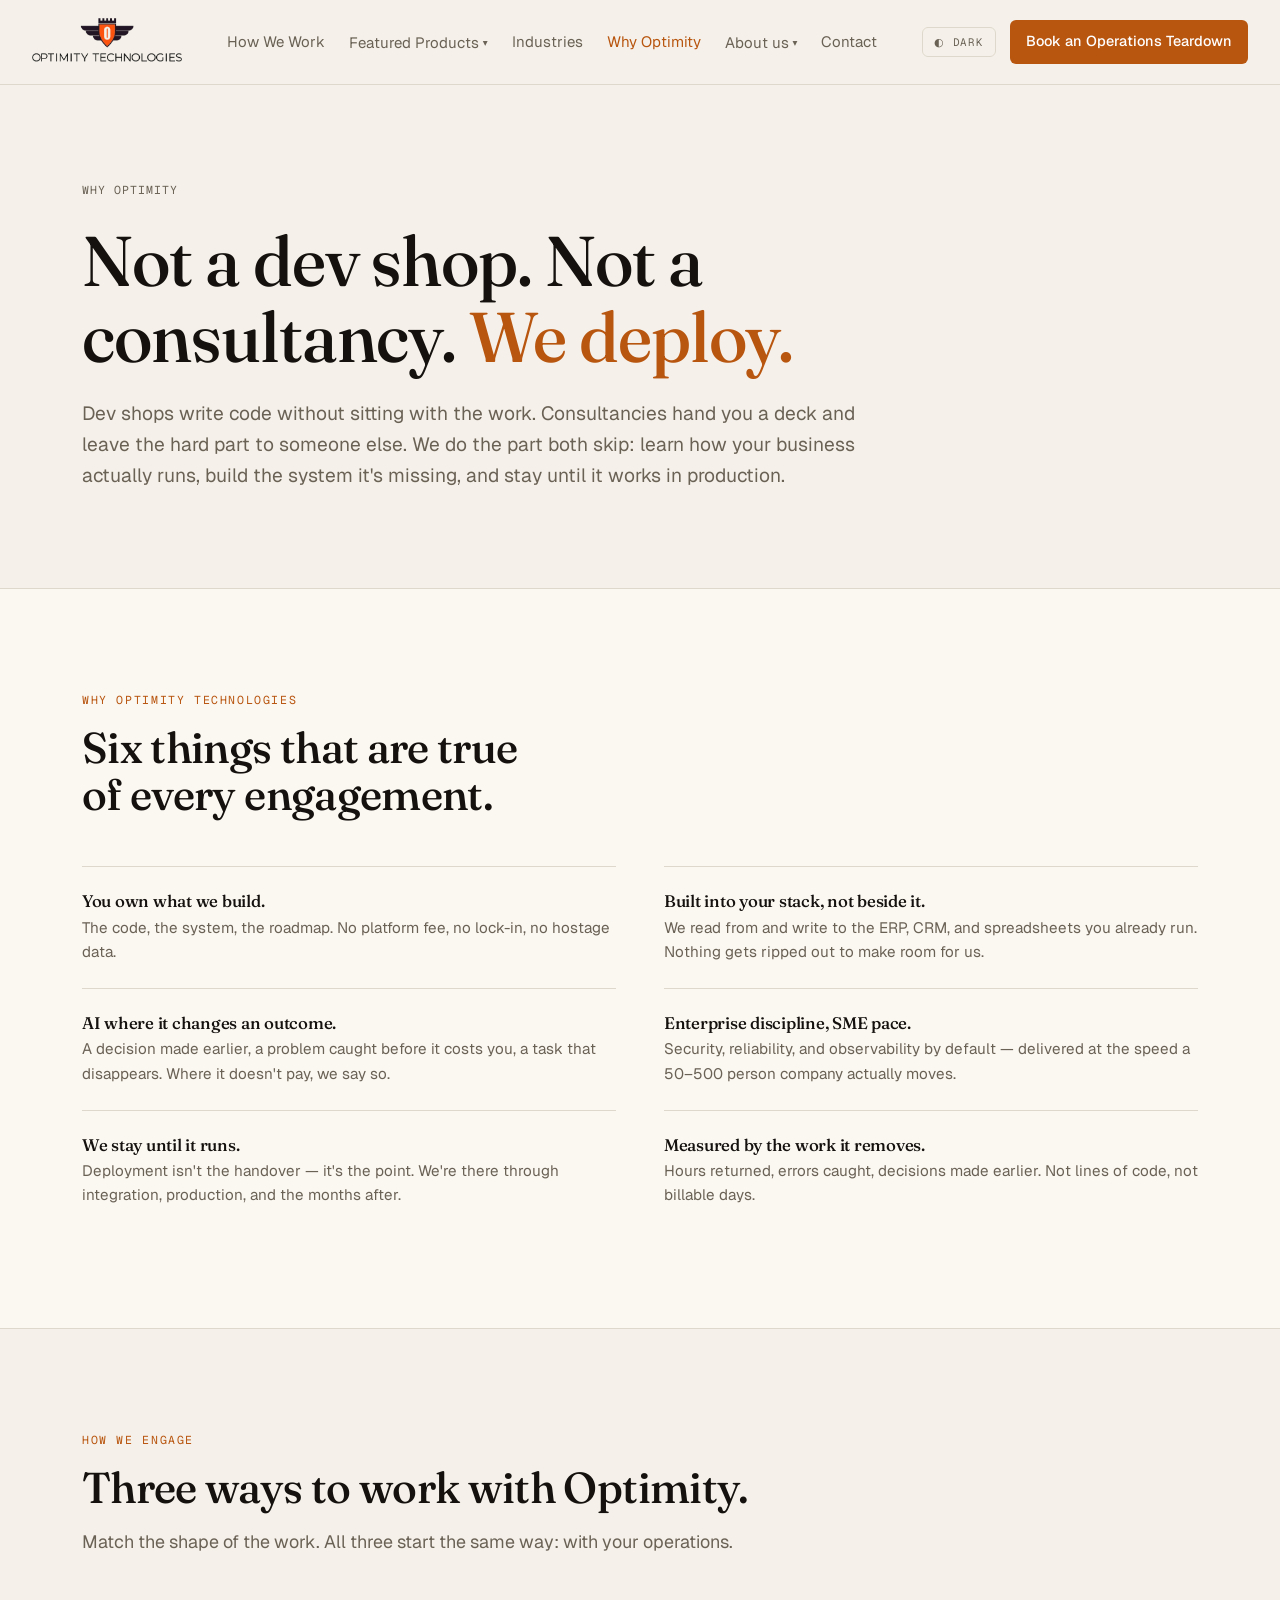
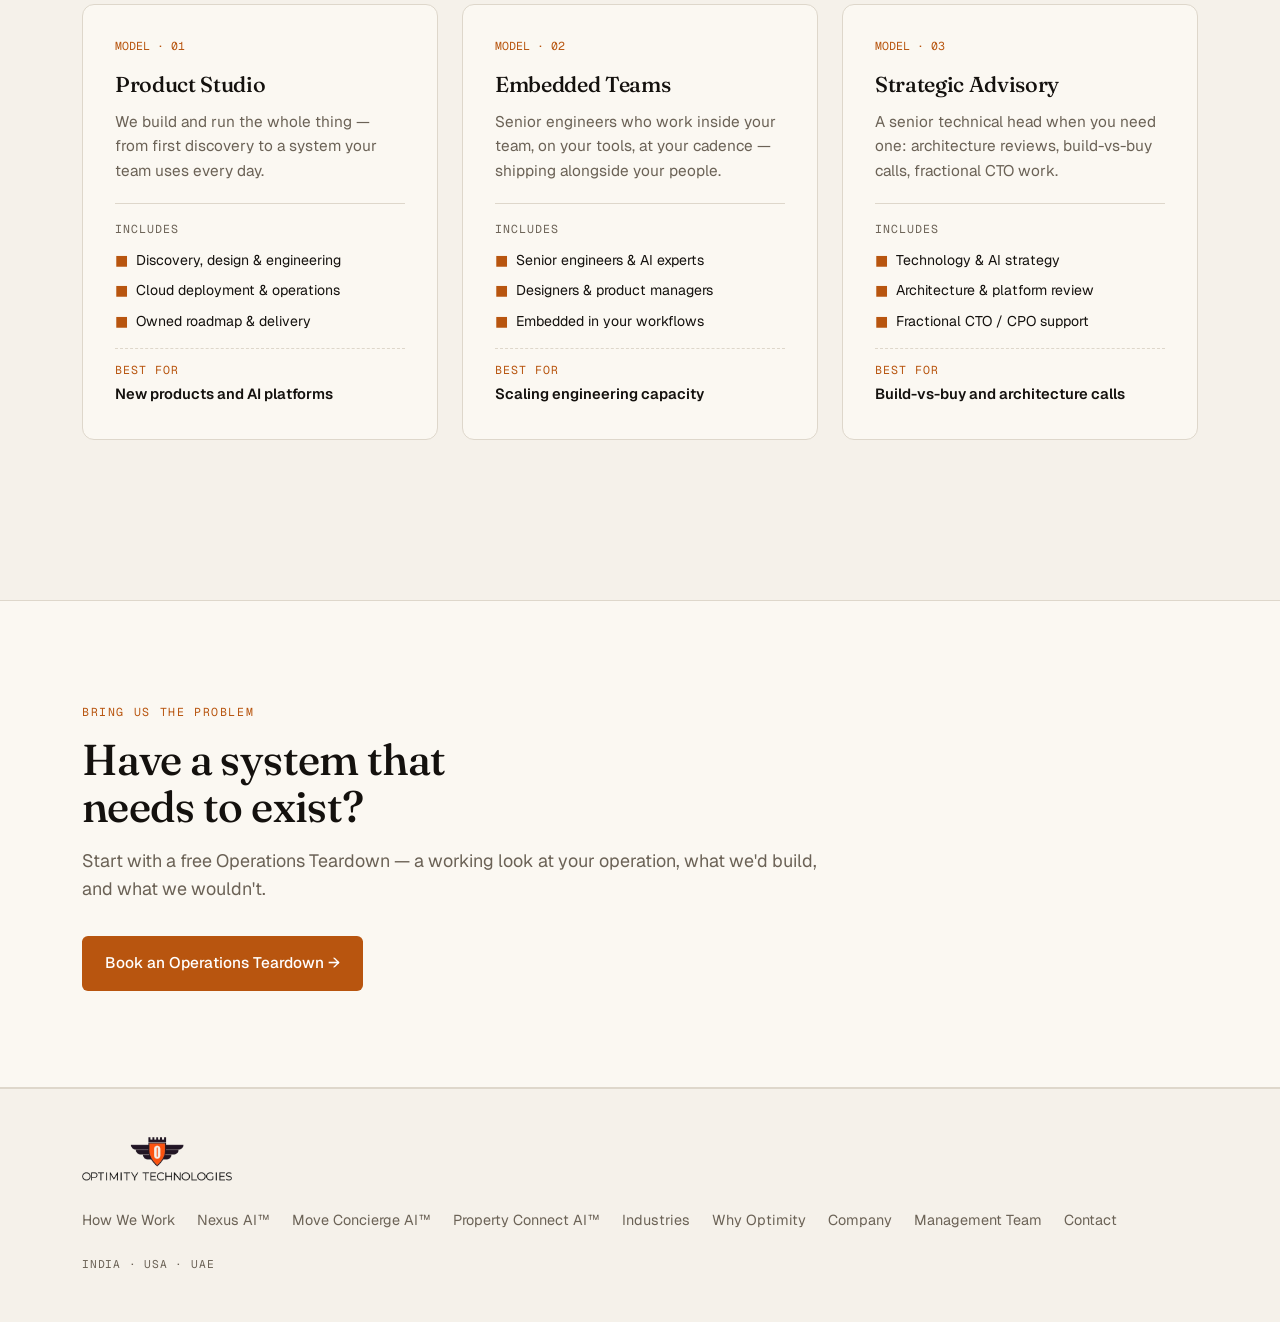
<file: why-optimity.html>
<!DOCTYPE html>
<html lang="en">
<head>
<meta charset="UTF-8">
<meta name="viewport" content="width=device-width, initial-scale=1.0">
<title>Why Optimity — AI Consulting & Engineering for Mid-Market Companies</title>
<meta name="description" content="Not a dev shop, not a consultancy. We build AI and software into your existing stack and stay until it runs in production. Three ways to work with us.">
<meta name="author" content="Optimity Technologies">
<meta name="robots" content="index, follow">
<link rel="canonical" href="https://optimitytechnologies.com/why-optimity.html">

<!-- Open Graph / WhatsApp / LinkedIn -->
<meta property="og:type" content="website">
<meta property="og:url" content="https://optimitytechnologies.com/why-optimity.html">
<meta property="og:title" content="Why Optimity — AI Consulting & Engineering for Mid-Market Companies">
<meta property="og:description" content="Not a dev shop, not a consultancy. We build AI and software into your existing stack and stay until it runs in production. Three ways to work with us.">
<meta property="og:image" content="https://optimitytechnologies.com/og-image.png">
<meta property="og:image:type" content="image/png">
<meta property="og:image:alt" content="Optimity Technologies — we build and deploy the systems your business actually needs">
<meta property="og:site_name" content="Optimity Technologies">

<!-- Twitter Card -->
<meta name="twitter:card" content="summary_large_image">
<meta name="twitter:url" content="https://optimitytechnologies.com/why-optimity.html">
<meta name="twitter:title" content="Why Optimity — AI Consulting & Engineering for Mid-Market Companies">
<meta name="twitter:description" content="Not a dev shop, not a consultancy. We build AI and software into your existing stack and stay until it runs in production. Three ways to work with us.">
<meta name="twitter:image" content="https://optimitytechnologies.com/og-image.png">

<link rel="preconnect" href="https://fonts.googleapis.com">
<link rel="preconnect" href="https://fonts.gstatic.com" crossorigin>
<link href="https://fonts.googleapis.com/css2?family=Fraunces:opsz,wght@9..144,400;9..144,500;9..144,600&family=Geist:wght@400;500;600&family=Geist+Mono:wght@400;500&display=swap" rel="stylesheet">
<link rel="icon" type="image/png" href="/favicon-96x96.png" sizes="96x96" />
<link rel="icon" type="image/svg+xml" href="/favicon.svg" />
<link rel="shortcut icon" href="/favicon.ico" />
<link rel="apple-touch-icon" sizes="180x180" href="/apple-touch-icon.png" />
<link rel="manifest" href="/site.webmanifest" />
<script>(function(){try{var t=localStorage.getItem("optimity-theme");if(!t&&window.matchMedia&&matchMedia("(prefers-color-scheme: dark)").matches)t="dark";if(t==="dark")document.documentElement.setAttribute("data-theme","dark");}catch(e){}})();</script>
<link rel="stylesheet" href="styles.css?v=20260810-v1">
<!-- LLM & AI Agent Markdown Discovery -->
<link rel="alternate" type="text/markdown" title="llms.txt" href="/llms.txt">
<!-- Schema.org JSON-LD for Google Sitelinks & Organization -->
<script type="application/ld+json">
{
  "@context": "https://schema.org",
  "@graph": [
    {
      "@type": "Organization",
      "@id": "https://optimitytechnologies.com/#organization",
      "name": "Optimity Technologies",
      "url": "https://optimitytechnologies.com/",
      "logo": {
        "@type": "ImageObject",
        "url": "https://optimitytechnologies.com/logo_lightmode.png"
      },
      "description": "Operations-first AI consulting and engineering. We make the systems you already run intelligent — AI on top of your ERP, CRM, and operational tools."
    },
    {
      "@type": "WebSite",
      "@id": "https://optimitytechnologies.com/#website",
      "url": "https://optimitytechnologies.com/",
      "name": "Optimity Technologies",
      "description": "We build and deploy the systems your business actually needs.",
      "publisher": {
        "@id": "https://optimitytechnologies.com/#organization"
      }
    },
    {
      "@type": "ItemList",
      "itemListElement": [
        {
          "@type": "SiteNavigationElement",
          "position": 1,
          "name": "How We Work",
          "description": "Our operations-first method: understand the operation, design the system, build, integrate, deploy, improve.",
          "url": "https://optimitytechnologies.com/how-we-work.html"
        },
        {
          "@type": "SiteNavigationElement",
          "position": 2,
          "name": "Industries",
          "description": "Workflow automation, document intelligence, decision support, and compliance systems built on the tools your industry already runs.",
          "url": "https://optimitytechnologies.com/industries.html"
        },
        {
          "@type": "SiteNavigationElement",
          "position": 3,
          "name": "Why Optimity",
          "description": "What makes Optimity a different kind of technology partner and our three engagement models: Product Studio, Embedded Teams, and Strategic Advisory.",
          "url": "https://optimitytechnologies.com/why-optimity.html"
        },
        {
          "@type": "SiteNavigationElement",
          "position": 4,
          "name": "About Us",
          "description": "Meet the team bridging the gap between high-level AI consulting and production engineering.",
          "url": "https://optimitytechnologies.com/about.html"
        },
        {
          "@type": "SiteNavigationElement",
          "position": 5,
          "name": "Contact & Book Teardown",
          "description": "Start with a conversation about your business. Book a free Operations Teardown.",
          "url": "https://optimitytechnologies.com/contact.html"
        }
      ]
    }
  ]
}
</script>
</head>
<body>
<a class="skip" href="#main">Skip to content</a>

<div id="site-header"><!--#include virtual="/header.html" --></div>

<main id="main">

<!-- HERO -->
<header class="hero"><div class="wrap">
  <div class="eyebrow mono">Why Optimity</div>
  <h1>Not a dev shop. Not a consultancy. <span class="accent">We deploy.</span></h1>
  <p class="lead lead-wide">Dev shops write code without sitting with the work. Consultancies hand you a deck and leave the hard part to someone else. We do the part both skip: learn how your business actually runs, build the system it's missing, and stay until it works in production.</p>
</div></header>

<!-- DIFFERENTIATORS -->
<section class="band"><div class="wrap">
  <div class="section-head">
    <span class="kicker">Why Optimity Technologies</span>
    <h2>Six things that are true of every engagement.</h2>
  </div>
  <div class="diffs">
    <div class="diff"><h3>You own what we build.</h3><p>The code, the system, the roadmap. No platform fee, no lock-in, no hostage data.</p></div>
    <div class="diff"><h3>Built into your stack, not beside it.</h3><p>We read from and write to the ERP, CRM, and spreadsheets you already run. Nothing gets ripped out to make room for us.</p></div>
    <div class="diff"><h3>AI where it changes an outcome.</h3><p>A decision made earlier, a problem caught before it costs you, a task that disappears. Where it doesn't pay, we say so.</p></div>
    <div class="diff"><h3>Enterprise discipline, SME pace.</h3><p>Security, reliability, and observability by default — delivered at the speed a 50–500 person company actually moves.</p></div>
    <div class="diff"><h3>We stay until it runs.</h3><p>Deployment isn't the handover — it's the point. We're there through integration, production, and the months after.</p></div>
    <div class="diff"><h3>Measured by the work it removes.</h3><p>Hours returned, errors caught, decisions made earlier. Not lines of code, not billable days.</p></div>
  </div>
</div></section>

<!-- ENGAGEMENT MODELS -->
<section><div class="wrap">
  <div class="section-head">
    <span class="kicker">How we engage</span>
    <h2>Three ways to work with Optimity.</h2>
    <p>Match the shape of the work. All three start the same way: with your operations.</p>
  </div>

  <div class="models-grid">
    <div class="model-card">
      <div class="model-n">MODEL · 01</div>
      <h3 class="model-title">Product Studio</h3>
      <p class="model-desc">We build and run the whole thing — from first discovery to a system your team uses every day.</p>
      
      <div class="model-includes">
        <div class="mono model-includes-label">Includes</div>
        <ul class="model-list">
          <li>Discovery, design &amp; engineering</li>
          <li>Cloud deployment &amp; operations</li>
          <li>Owned roadmap &amp; delivery</li>
        </ul>
        <div class="model-best">
          <span class="mono model-best-label">Best For</span>
          <span class="model-best-text">New products and AI platforms</span>
        </div>
      </div>
    </div>

    <div class="model-card">
      <div class="model-n">MODEL · 02</div>
      <h3 class="model-title">Embedded Teams</h3>
      <p class="model-desc">Senior engineers who work inside your team, on your tools, at your cadence — shipping alongside your people.</p>
      
      <div class="model-includes">
        <div class="mono model-includes-label">Includes</div>
        <ul class="model-list">
          <li>Senior engineers &amp; AI experts</li>
          <li>Designers &amp; product managers</li>
          <li>Embedded in your workflows</li>
        </ul>
        <div class="model-best">
          <span class="mono model-best-label">Best For</span>
          <span class="model-best-text">Scaling engineering capacity</span>
        </div>
      </div>
    </div>

    <div class="model-card">
      <div class="model-n">MODEL · 03</div>
      <h3 class="model-title">Strategic Advisory</h3>
      <p class="model-desc">A senior technical head when you need one: architecture reviews, build-vs-buy calls, fractional CTO work.</p>
      
      <div class="model-includes">
        <div class="mono model-includes-label">Includes</div>
        <ul class="model-list">
          <li>Technology &amp; AI strategy</li>
          <li>Architecture &amp; platform review</li>
          <li>Fractional CTO / CPO support</li>
        </ul>
        <div class="model-best">
          <span class="mono model-best-label">Best For</span>
          <span class="model-best-text">Build-vs-buy and architecture calls</span>
        </div>
      </div>
    </div>
  </div>
</div></section>

<!-- CLOSING CTA -->
<section class="band"><div class="wrap"><div class="cta-block">
  <span class="kicker">Bring us the problem</span>
  <h2>Have a system that needs to exist?</h2>
  <p>Start with a free Operations Teardown — a working look at your operation, what we'd build, and what we wouldn't.</p>
  <a class="btn btn-primary" href="contact.html#book">Book an Operations Teardown →</a>
</div></div></section>

</main>

<div id="site-footer"><!--#include virtual="/footer.html" --></div>

<script src="components.js?v=20260810-v1"></script>
<script src="theme.js?v=20260810-v1"></script>
</body>
</html>
</file>
<file: styles.css>
/* Optimity — Engineered Editorial. Implements DESIGN.md. */

:root {
  --ink: #14110E;
  --paper: #F5F1EA;
  --surface: #FBF8F2;
  --muted: #6B6256;
  --hairline: #DED7CB;
  --accent: #B8550F;
  --accent-tint: #F3E2D2;
  --success: #2E7D54;
  --error: #B23A2E;
  --info: #3A5A8C;

  --serif: 'Fraunces', Georgia, 'Times New Roman', serif;
  --sans: 'Geist', system-ui, -apple-system, sans-serif;
  --mono: 'Geist Mono', ui-monospace, 'SF Mono', monospace;

  --maxw: 1180px;
  --gutter: 32px;

  --sp-2: 2px; --sp-4: 4px; --sp-8: 8px; --sp-16: 16px;
  --sp-24: 24px; --sp-32: 32px; --sp-48: 48px; --sp-64: 64px; --sp-96: 96px;

  --r-sm: 4px; --r-md: 6px; --r-lg: 12px;
  --dur-short: 180ms;
  --ease-out: cubic-bezier(.22,.61,.36,1);
}

[data-theme="dark"] {
  --ink: #F2ECE2;
  --paper: #14110E;
  --surface: #1D1915;
  --muted: #A89D8C;
  --hairline: #322B23;
  --accent: #E0853A;
  --accent-tint: #2A1E12;
}

* { box-sizing: border-box; margin: 0; padding: 0; }
html { scroll-behavior: smooth; }
@media (prefers-reduced-motion: reduce) { html { scroll-behavior: auto; } * { transition: none !important; animation: none !important; } }

body {
  background: var(--paper);
  color: var(--ink);
  font-family: var(--sans);
  font-size: 17px;
  line-height: 1.6;
  -webkit-font-smoothing: antialiased;
  text-rendering: optimizeLegibility;
  transition: background .3s var(--ease-out), color .3s var(--ease-out);
}

.wrap { max-width: var(--maxw); margin: 0 auto; padding: 0 var(--gutter); }
.wrap-narrow { max-width: 760px; margin: 0 auto; padding: 0 var(--gutter); }

/* Typography */
h1, h2, h3, h4 { font-family: var(--serif); font-weight: 500; line-height: 1.08; letter-spacing: -0.015em; text-wrap: balance; }
h1 { font-size: clamp(2.6rem, 5.5vw, 4.6rem); }
h2 { font-size: clamp(1.8rem, 3.4vw, 2.7rem); }
h3 { font-size: 1.3rem; line-height: 1.2; }
p { max-width: 64ch; }
a { color: inherit; text-decoration-thickness: 1px; text-underline-offset: 2px; }
.lead { font-size: 1.2rem; color: var(--muted); max-width: 56ch; }
.accent { color: var(--accent); }

.mono {
  font-family: var(--mono);
  font-size: .72rem;
  letter-spacing: .09em;
  text-transform: uppercase;
  color: var(--muted);
}
.eyebrow { margin-bottom: var(--sp-24); }
.kicker { /* small section label — plain mono, no pill chrome (DESIGN.md v3) */
  font-family: var(--mono);
  font-size: .72rem;
  letter-spacing: .14em;
  text-transform: uppercase;
  color: var(--accent);
  display: inline-block;
  margin-bottom: var(--sp-16);
}

/* Skip link */
.skip { position: absolute; left: -9999px; top: 0; background: var(--ink); color: var(--paper); padding: 10px 16px; border-radius: var(--r-md); z-index: 200; }
.skip:focus { left: 12px; top: 12px; }

/* Nav */
nav.site {
  position: sticky; top: 0; z-index: 60;
  background: color-mix(in srgb, var(--paper) 86%, transparent);
  backdrop-filter: blur(10px);
  border-bottom: 1px solid var(--hairline);
}
nav.site .wrap { display: flex; align-items: center; justify-content: space-between; height: 84px; max-width: 1440px; width: 100%; gap: 24px; }
.brand { font-family: var(--serif); font-weight: 600; font-size: 1.4rem; letter-spacing: -0.02em; text-decoration: none; color: var(--ink); display: inline-flex; align-items: center; }
.brand .dot { color: var(--accent); }
.brand .logo-light, .brand .logo-dark { height: 48px; width: auto; max-width: 160px; object-fit: contain; display: block; }
.brand .logo-dark { display: none; }
[data-theme="dark"] .brand .logo-light { display: none; }
[data-theme="dark"] .brand .logo-dark { display: block; }
footer.site .brand .logo-light, footer.site .brand .logo-dark { height: 48px; max-width: 160px; }
.navlinks { display: flex; gap: 24px; align-items: center; justify-content: center; flex-grow: 1; }
.navlinks a.link, .navlinks .nav-dropdown-trigger { font-size: .94rem; text-decoration: none; color: var(--muted); transition: color var(--dur-short); white-space: nowrap; background: transparent; border: none; font-family: inherit; cursor: pointer; padding: 0; display: inline-flex; align-items: center; gap: 4px; }
.navlinks a.link:hover, .navlinks a.link[aria-current="page"], .navlinks .nav-dropdown-trigger:hover, .navlinks .nav-dropdown-trigger[aria-current="page"], .nav-dropdown:hover .nav-dropdown-trigger { color: var(--accent); }

/* Dropdown menu */
.nav-dropdown { position: relative; display: inline-flex; align-items: center; }
.nav-dropdown .caret { font-size: .65em; transition: transform var(--dur-short); display: inline-block; }
.nav-dropdown:hover .caret { transform: rotate(180deg); }
.dropdown-menu {
  position: absolute; top: 100%; left: 50%; transform: translateX(-50%) translateY(8px);
  opacity: 0; visibility: hidden; min-width: 170px;
  background: var(--surface); border: 1px solid var(--hairline); border-radius: var(--r-md);
  padding: 6px 0; margin-top: 8px;
  box-shadow: 0 10px 25px -5px rgba(20,17,14,.18);
  transition: opacity var(--dur-short) var(--ease-out), transform var(--dur-short) var(--ease-out), visibility var(--dur-short);
  z-index: 100;
}
.dropdown-menu::before {
  content: ""; position: absolute; top: -10px; left: 0; right: 0; height: 10px;
}
.nav-dropdown:hover .dropdown-menu, .nav-dropdown:focus-within .dropdown-menu {
  opacity: 1; visibility: visible; transform: translateX(-50%) translateY(0);
}
.dropdown-menu a.dropdown-item {
  display: block; padding: 9px 18px; font-size: 13px; color: var(--muted);
  text-decoration: none; transition: background var(--dur-short), color var(--dur-short);
  white-space: nowrap; text-align: left;
}
.dropdown-menu a.dropdown-item:hover, .dropdown-menu a.dropdown-item[aria-current="page"] {
  color: var(--accent); background: color-mix(in srgb, var(--hairline) 50%, transparent);
}
.dropdown-menu.dropdown-menu-flyout {
  min-width: 230px;
  padding: 6px 0;
}
.dropdown-submenu {
  position: relative;
}
.dropdown-submenu-trigger {
  display: flex;
  align-items: center;
  justify-content: space-between;
  gap: 12px;
  padding: 9px 18px;
  font-size: 13px;
  color: var(--muted);
  cursor: pointer;
  user-select: none;
  transition: background var(--dur-short), color var(--dur-short);
}
.dropdown-submenu:hover > .dropdown-submenu-trigger,
.dropdown-submenu:focus-within > .dropdown-submenu-trigger {
  color: var(--accent);
  background: color-mix(in srgb, var(--hairline) 50%, transparent);
}
.dropdown-submenu-trigger .sub-caret {
  font-size: 0.65em;
  color: var(--muted);
  display: inline-block;
  transition: transform var(--dur-short), color var(--dur-short);
}
.dropdown-submenu:hover > .dropdown-submenu-trigger .sub-caret,
.dropdown-submenu:focus-within > .dropdown-submenu-trigger .sub-caret {
  color: var(--accent);
  transform: translateX(2px);
}
.dropdown-subpanel {
  position: absolute;
  top: -6px;
  left: 100%;
  min-width: 220px;
  background: var(--surface);
  border: 1px solid var(--hairline);
  border-radius: var(--r-md);
  padding: 6px 0;
  margin-left: 6px;
  box-shadow: 0 10px 25px -5px rgba(20,17,14,.18);
  opacity: 0;
  visibility: hidden;
  transform: translateX(-4px);
  transition: opacity var(--dur-short) var(--ease-out), transform var(--dur-short) var(--ease-out), visibility var(--dur-short);
  z-index: 110;
}
.dropdown-subpanel::before {
  content: "";
  position: absolute;
  top: 0;
  bottom: 0;
  left: -10px;
  width: 10px;
}
.dropdown-submenu:hover > .dropdown-subpanel,
.dropdown-submenu:focus-within > .dropdown-subpanel {
  opacity: 1;
  visibility: visible;
  transform: translateX(0);
}

.navactions { display: flex; align-items: center; gap: 14px; flex-shrink: 0; }
.nav-cb { position: absolute; opacity: 0; pointer-events: none; }
.menu-btn { display: none; font-size: 1.4rem; line-height: 1; width: 40px; height: 40px; align-items: center; justify-content: center; border: 1px solid var(--hairline); border-radius: var(--r-md); background: transparent; color: var(--ink); cursor: pointer; user-select: none; }
.nav-cta .cta-short { display: none; }
.mobile-nav-actions { display: none; }

/* Theme toggle */
.toggle {
  font-family: var(--mono); font-size: .68rem; text-transform: uppercase; letter-spacing: .08em;
  border: 1px solid var(--hairline); background: transparent; color: var(--muted);
  padding: 7px 11px; border-radius: var(--r-md); cursor: pointer; transition: border-color var(--dur-short), color var(--dur-short);
}
.toggle:hover { border-color: var(--ink); color: var(--ink); }

/* Buttons */
.btn {
  display: inline-flex; align-items: center; gap: 8px;
  font-family: var(--sans); font-weight: 500; font-size: .96rem;
  padding: 14px 22px; border-radius: var(--r-md); border: 1px solid transparent;
  cursor: pointer; text-decoration: none; white-space: nowrap;
  transition: transform .12s var(--ease-out), background var(--dur-short), border-color var(--dur-short);
}
.btn:active { transform: translateY(1px); }
.btn-primary { background: var(--accent); color: #fff; }
.btn-primary:hover { background: #9d480c; }
[data-theme="dark"] .btn-primary { color: #14110E; }
[data-theme="dark"] .btn-primary:hover { background: #efa05c; }
.btn-ghost { background: transparent; color: var(--ink); border-color: var(--hairline); }
.btn-ghost:hover { border-color: var(--ink); }
.btn-sm { padding: 9px 15px; font-size: .9rem; }
.btn:focus-visible, a:focus-visible, button:focus-visible, input:focus-visible, textarea:focus-visible, select:focus-visible {
  outline: 2px solid var(--accent); outline-offset: 2px;
}

/* Section rhythm */
section { padding: var(--sp-96) 0; }
section.tight { padding: var(--sp-64) 0; }
.section-head { max-width: 62ch; margin-bottom: var(--sp-48); }
.section-head h2 { margin-bottom: var(--sp-16); }
.section-head p { color: var(--muted); font-size: 1.12rem; }
.divider { border: 0; border-top: 1px solid var(--hairline); }
.band { background: var(--surface); border-top: 1px solid var(--hairline); border-bottom: 1px solid var(--hairline); }

/* Hero */
.hero { padding: var(--sp-96) 0 var(--sp-64); }
.hero-grid { display: grid; grid-template-columns: 1.02fr 1.2fr; gap: var(--sp-48); align-items: center; }
.hero h1 { margin-bottom: var(--sp-24); }
.hero .lead { margin-bottom: var(--sp-32); }
.hero-cta { display: flex; gap: 14px; flex-wrap: wrap; align-items: center; }
.hero-cta .note { font-size: .86rem; color: var(--muted); }

/* The teardown artifact */
.artifact {
  background: var(--surface);
  border: 1px solid var(--hairline);
  border-radius: var(--r-lg);
  box-shadow: 0 1px 0 var(--hairline), 0 28px 56px -34px rgba(20,17,14,.45);
  overflow: hidden;
}
.artifact-head { display: flex; align-items: center; justify-content: space-between; padding: 12px 18px; border-bottom: 1px solid var(--hairline); }
.artifact-head .dots { display: flex; gap: 6px; }
.artifact-head .dots span { width: 10px; height: 10px; border-radius: 50%; background: var(--hairline); display: block; }
.artifact-head .tag { font-family: var(--mono); font-size: .7rem; text-transform: uppercase; letter-spacing: .08em; color: var(--accent); }
.artifact-body { padding: 22px 22px 24px; }
.artifact-title { font-family: var(--serif); font-size: 1.18rem; font-weight: 600; letter-spacing: -0.01em; margin-bottom: 3px; }
.artifact-sub { font-family: var(--mono); font-size: .72rem; letter-spacing: .03em; text-transform: uppercase; color: var(--muted); margin-bottom: 18px; }
.systag { font-family: var(--mono); font-size: .72rem; padding: 4px 9px; border: 1px solid var(--hairline); border-radius: var(--r-sm); color: var(--muted); }
.finding { display: grid; grid-template-columns: auto 1fr auto; gap: 14px; align-items: start; padding: 14px 0; border-top: 1px solid var(--hairline); }
.finding .num { font-family: var(--mono); font-size: .72rem; color: var(--accent); padding-top: 3px; }
.finding .ftitle { font-weight: 500; font-size: .98rem; line-height: 1.35; }
.finding .fdesc { font-size: .86rem; color: var(--muted); margin-top: 3px; line-height: 1.45; }
.pill { font-family: var(--mono); font-size: .68rem; text-transform: uppercase; letter-spacing: .06em; background: var(--accent-tint); color: var(--accent); padding: 4px 8px; border-radius: var(--r-sm); white-space: nowrap; align-self: start; }
.intervention { position: relative; }
.intervention::before { content: ""; position: absolute; left: -22px; top: 14px; bottom: 14px; width: 3px; background: var(--accent); border-radius: 2px; }


/* Before/After Operations Map (hero artifact) */
.opsmap { padding: var(--sp-24); }
.opsmap-label { font-family: var(--mono); font-size: .72rem; text-transform: uppercase; letter-spacing: .08em; margin-bottom: 10px; }
.state-label { color: var(--info); }
.target-label { color: var(--accent); }
.opsmap-boxes { display: flex; flex-wrap: wrap; gap: var(--sp-8); }
.opsmap-box { border: 1px solid var(--info); color: var(--info); border-radius: var(--r-sm); padding: 5px 10px; font-family: var(--mono); font-size: .72rem; letter-spacing: .03em; }
.opsmap-scribble { margin-top: 6px; opacity: .55; display: block; }
.opsmap-scribble text { font-family: var(--mono); }
.opsmap-mid { display: flex; align-items: center; gap: 12px; margin: var(--sp-16) 0; }
.opsmap-line { flex: 1; border-top: 1px solid var(--hairline); }
.opsmap-fd { color: var(--accent); font-size: .72rem; }
.opsmap-target-grid { display: grid; grid-template-columns: 1fr auto 1fr; gap: 10px; align-items: center; }
.opsmap-tcol { display: flex; flex-direction: column; gap: var(--sp-8); }
.opsmap-tbox { border: 1px solid var(--hairline); color: var(--muted); border-radius: var(--r-sm); padding: 5px 10px; font-family: var(--mono); font-size: .72rem; text-align: center; }
.opsmap-core { border: 1.5px solid var(--accent); color: var(--accent); border-radius: var(--r-md); padding: var(--sp-16) 14px; font-family: var(--mono); font-size: .72rem; text-transform: uppercase; letter-spacing: .06em; text-align: center; background: var(--accent-tint); }
.opsmap-note { margin-top: var(--sp-16); color: var(--muted); font-size: .78rem; display: flex; justify-content: space-between; align-items: baseline; gap: var(--sp-8); }
.opsmap-sample { font-size: .72rem; }


.service-badge {
  font-family: var(--mono); font-size: .63rem; text-transform: uppercase; letter-spacing: .06em;
  color: var(--muted); border: 1px solid var(--hairline); border-radius: var(--r-sm);
  padding: 3px 8px; background: var(--surface); white-space: nowrap;
}






/* Problem Split Section & Visual Card */
.problem-split {
  display: grid;
  grid-template-columns: 1fr 1.12fr;
  gap: var(--sp-48);
  align-items: center;
}
.problem-text {
  margin-bottom: 0;
}
.problem-visual-card,
.operating-model-card {
  background: var(--paper);
  border: 1px solid var(--hairline);
  border-radius: var(--r-lg);
  padding: var(--sp-24);
  box-shadow: 0 12px 32px rgba(0, 0, 0, 0.05);
  display: flex;
  flex-direction: column;
  gap: var(--sp-16);
  position: relative;
  overflow: hidden;
  width: 100%;
}
.problem-visual-header {
  display: flex;
  justify-content: space-between;
  align-items: center;
  gap: var(--sp-8);
}
.problem-visual-header .accent-badge {
  border-color: color-mix(in srgb, var(--accent) 40%, transparent);
  color: var(--accent);
  background: color-mix(in srgb, var(--accent) 8%, var(--surface));
  font-weight: 600;
}
.problem-svg-container {
  width: 100%;
  background: var(--surface);
  border: 1px solid var(--hairline);
  border-radius: var(--r-md);
  padding: var(--sp-16) var(--sp-8);
  display: flex;
  align-items: center;
  justify-content: center;
}
.problem-svg-container svg {
  width: 100%;
  height: auto;
  max-height: 200px;
  display: block;
}
.problem-visual-footer {
  display: flex;
  gap: var(--sp-8);
  flex-wrap: wrap;
}

/* Two-column entry points */
.cols-2 { display: grid; grid-template-columns: 1fr 1fr; gap: var(--sp-24); }
/* Two ways in: open editorial split, no card chrome (DESIGN.md v3) */
.entry { border-top: 1px solid var(--ink); padding-top: var(--sp-24); }
.entry h3 { margin-bottom: var(--sp-8); }
.entry .tagline { font-family: var(--mono); font-size: .68rem; text-transform: uppercase; letter-spacing: .1em; color: var(--accent); margin-bottom: var(--sp-16); }
.entry p { color: var(--muted); font-size: .98rem; }

/* Steps */
.steps { display: grid; grid-template-columns: repeat(3, 1fr); gap: var(--sp-32); }
.step .step-n { font-family: var(--mono); font-size: .72rem; color: var(--accent); margin-bottom: var(--sp-16); }
.step h3 { margin-bottom: var(--sp-8); }
.step p { color: var(--muted); font-size: .98rem; }

/* Capability list */
.caps { display: grid; grid-template-columns: 1fr 1fr; gap: 0 var(--sp-48); }
.cap { padding: var(--sp-24) 0; border-top: 1px solid var(--hairline); display: grid; grid-template-columns: auto 1fr; gap: var(--sp-16); }
.cap .cap-n { font-family: var(--mono); font-size: .72rem; color: var(--accent); padding-top: 4px; }
.cap h3 { font-size: 1.12rem; margin-bottom: var(--sp-4); }
.cap p { color: var(--muted); font-size: .95rem; }


/* Funnel steps (how it works after teardown) */
/* Three steps: editorial columns with large numbers, no card chrome (DESIGN.md v3) */
.funnel { display: grid; grid-template-columns: repeat(3, 1fr); gap: var(--sp-32); border-top: 1px solid var(--ink); padding-top: var(--sp-24); }
.fstep .fn { font-family: var(--serif); font-size: 2.2rem; font-weight: 400; color: var(--accent); line-height: 1; margin-bottom: 12px; font-variant-numeric: tabular-nums; }
.fstep h3 { font-size: 1.05rem; margin-bottom: 6px; }
.fstep p { font-size: .9rem; color: var(--muted); }

/* Differentiator list */
.diffs { display: grid; grid-template-columns: 1fr 1fr; gap: 0 var(--sp-48); }
.diff { padding: var(--sp-24) 0; border-top: 1px solid var(--hairline); }
.diff h3 { font-size: 1.05rem; margin-bottom: var(--sp-4); }
.diff p { color: var(--muted); font-size: .95rem; }

/* Closing CTA */
.cta-block { text-align: left; }
.cta-block h2 { margin-bottom: var(--sp-16); max-width: 18ch; }
.cta-block p { color: var(--muted); font-size: 1.12rem; margin-bottom: var(--sp-32); }

/* Contact / form */
.contact-grid { display: grid; grid-template-columns: 1fr 1fr; gap: var(--sp-64); align-items: start; }
.field { margin-bottom: var(--sp-16); }
.field label { display: block; font-size: .85rem; font-weight: 500; margin-bottom: 6px; }
.field label .opt { color: var(--muted); font-weight: 400; }
.input, .textarea, select.input {
  width: 100%; font-family: var(--sans); font-size: .96rem; color: var(--ink);
  padding: 11px 14px; border: 1px solid var(--hairline); border-radius: var(--r-md);
  background: var(--paper); transition: border-color var(--dur-short);
}
.input:focus, .textarea:focus { border-color: var(--accent); }
.textarea { min-height: 92px; resize: vertical; }
.form-note { font-size: .82rem; color: var(--muted); margin-top: var(--sp-16); }
.offices { display: grid; gap: var(--sp-16); margin-top: var(--sp-24); }
.office { padding-top: var(--sp-16); border-top: 1px solid var(--hairline); }
.office .city { font-weight: 500; }
.office .meta { font-size: .9rem; color: var(--muted); }

/* Calendly booking embed */
.booking-embed { border: 1px solid var(--hairline); border-radius: var(--r-lg); overflow: hidden; background: #f5f1ea; min-height: 700px; }
.booking-embed .calendly-inline-widget { width: 100%; }

/* What-you-get list */
.getlist { list-style: none; margin-top: var(--sp-24); }
.getlist li { padding: 12px 0 12px 26px; border-top: 1px solid var(--hairline); position: relative; font-size: .98rem; }
.getlist li::before { content: "→"; position: absolute; left: 0; color: var(--accent); }

/* Footer */
footer.site { border-top: 1px solid var(--hairline); padding: var(--sp-48) 0; color: var(--muted); }
footer.site .wrap { display: flex; justify-content: space-between; gap: var(--sp-24); flex-wrap: wrap; align-items: center; }
footer.site .fnav { display: flex; gap: 22px; flex-wrap: wrap; }
footer.site a { color: var(--muted); text-decoration: none; font-size: .9rem; transition: color var(--dur-short); }
footer.site a:hover { color: var(--accent); }
footer.site .fmeta { font-family: var(--mono); font-size: .7rem; text-transform: uppercase; letter-spacing: .07em; }

/* About Us Page Components */
.about-split {
  display: grid;
  grid-template-columns: 1.05fr 1fr;
  gap: var(--sp-48);
  align-items: center;
}
.models-grid {
  display: grid;
  grid-template-columns: repeat(3, 1fr);
  gap: var(--sp-24);
}
.model-card {
  background: var(--surface);
  border: 1px solid var(--hairline);
  border-radius: var(--r-lg);
  padding: var(--sp-32);
  display: flex;
  flex-direction: column;
}
.model-card .model-n {
  font-family: var(--mono);
  font-size: .72rem;
  color: var(--accent);
  margin-bottom: var(--sp-16);
}

/* Deployment log (ledger of deployment dossiers) */
.amp { font-family: var(--sans); }
.dlog { border-top: 1px solid var(--ink); }
.dlog-row { display: grid; grid-template-columns: 24% 1fr; gap: var(--sp-24); padding: var(--sp-24) 0; border-bottom: 1px solid var(--hairline); }
.dlog-dep { color: var(--accent); font-size: .72rem; display: block; margin-bottom: 6px; }
.dlog-name { font-family: var(--serif); font-size: 1.3rem; font-weight: 500; margin: 0 0 4px; }
.dlog-sector { color: var(--muted); font-size: .72rem; display: block; margin-bottom: var(--sp-8); }
.dlog-chips { display: flex; flex-wrap: wrap; gap: 5px; }
.dlog-diagram { border: 1px solid var(--hairline); border-radius: var(--r-md); background: var(--surface); padding: 14px 18px; display: flex; align-items: center; gap: 14px; margin-bottom: var(--sp-16); }
.dlog-zl { font-size: .72rem; display: block; margin-bottom: 6px; }
.dlog-boxes { display: flex; flex-wrap: wrap; gap: 6px; }
.dlog-cbox { border: 1px solid var(--info); color: var(--info); border-radius: var(--r-sm); padding: 4px 9px; font-family: var(--mono); font-size: .72rem; white-space: nowrap; }
.dlog-arrow { flex: 1; min-width: 28px; border-top: 1px solid var(--muted); position: relative; }
.dlog-arrow::after { content: "▸"; position: absolute; right: -3px; top: -10px; color: var(--muted); font-size: .7rem; }
.dlog-corewrap { text-align: center; }
.dlog-core { display: inline-block; border: 1.5px solid var(--accent); color: var(--accent); border-radius: var(--r-md); padding: 9px 13px; font-family: var(--mono); font-size: .72rem; text-transform: uppercase; letter-spacing: .05em; background: var(--accent-tint); white-space: nowrap; }
.dlog-prod { display: inline-block; border: 1px solid var(--hairline); color: var(--muted); border-radius: var(--r-sm); padding: 5px 10px; font-family: var(--mono); font-size: .72rem; text-transform: uppercase; white-space: nowrap; }
.dlog-cols { display: grid; grid-template-columns: repeat(4, 1fr); gap: var(--sp-16); }
.dlog-h { color: var(--muted); font-size: .72rem; display: block; margin-bottom: 5px; }
.dlog-col p { font-size: .83rem; line-height: 1.48; }
.dlog-result { font-family: var(--mono); font-variant-numeric: tabular-nums; }
.dlog-result b { color: var(--accent); font-weight: 500; }
.dlog-resnote { color: var(--muted); font-size: .76rem; margin-top: 3px; }

/* Responsive */
@media (max-width: 920px) {
  .problem-split {
    grid-template-columns: 1fr;
    gap: var(--sp-32);}
  .hero-grid, .contact-grid, .about-split { grid-template-columns: 1fr; gap: var(--sp-32); }
  .dlog-row { grid-template-columns: 1fr; gap: var(--sp-16); }
  .dlog-cols { grid-template-columns: 1fr 1fr; }
  .dlog-diagram { flex-wrap: wrap; }
}
@media (max-width: 1040px) {
  .menu-btn { display: inline-flex; }
  .desktop-only { display: none !important; }
  .nav-cta .cta-long { display: none; }
  .nav-cta .cta-short { display: inline; }
  .navactions { gap: 10px; }
  nav.site .wrap { gap: 16px; }
  .navlinks {
    position: absolute; top: 84px; left: 0; right: 0;
    flex-direction: column; align-items: stretch; gap: 0; margin: 0;
    background: var(--paper); border-bottom: 1px solid var(--hairline);
    padding: 4px var(--gutter) 20px; display: none;
    box-shadow: 0 20px 40px -28px rgba(20,17,14,.5);
  }
  .nav-cb:checked ~ .navlinks { display: flex; }
  .navlinks a.link { padding: 14px 0; border-top: 1px solid var(--hairline); font-size: 1rem; white-space: normal; }
  .nav-dropdown { flex-direction: column; align-items: stretch; width: 100%; border-top: 1px solid var(--hairline); }
  .navlinks .nav-dropdown-trigger { padding: 14px 0; font-size: 1rem; width: 100%; justify-content: space-between; border-top: none; }
  .dropdown-menu,
  .nav-dropdown:hover .dropdown-menu,
  .nav-dropdown:focus-within .dropdown-menu {
    position: static; opacity: 1; visibility: visible; transform: none; box-shadow: none;
    background: transparent; border: none; padding: 0 0 4px 16px; margin: 0; min-width: auto;
    transition: none;
  }
  .dropdown-menu a.dropdown-item { padding: 10px 0; border-top: 1px dashed var(--hairline); font-size: 13.5px; transition: color var(--dur-short); }
  .dropdown-menu a.dropdown-item:hover, .dropdown-menu a.dropdown-item[aria-current="page"] { background: transparent; color: var(--accent); }
  .dropdown-menu-flyout { padding: 0; }
  .dropdown-submenu { width: 100%; border-top: 1px dashed var(--hairline); }
  .dropdown-submenu-trigger { padding: 10px 0; font-size: 13.5px; color: var(--muted); display: flex; justify-content: space-between; align-items: center; }
  .dropdown-submenu-trigger:hover, .dropdown-submenu:focus-within > .dropdown-submenu-trigger { background: transparent; color: var(--accent); }
  .dropdown-submenu .sub-caret { transform: rotate(90deg); }
  .dropdown-subpanel {
    position: static; opacity: 1; visibility: visible; transform: none; box-shadow: none;
    background: transparent; border: none; padding: 0 0 4px 14px; margin: 0; min-width: auto;
    transition: none;
  }
  .dropdown-subpanel::before { display: none; }
  .dropdown-subpanel a.dropdown-item { padding: 8px 0; border-top: 1px dotted var(--hairline); font-size: 13px; }
  .dropdown-subpanel a.dropdown-item:hover, .dropdown-subpanel a.dropdown-item[aria-current="page"] { background: transparent; color: var(--accent); }
  .mobile-nav-actions {
    display: flex; align-items: center; justify-content: space-between; gap: 16px;
    padding-top: 18px; margin-top: 4px; border-top: 1px solid var(--hairline); width: 100%;
  }
  .mobile-nav-actions .toggle {
    margin: 0; padding: 11px 16px; font-size: 0.82rem; border: 1px solid var(--hairline);
    border-radius: var(--r-md); background: transparent; color: var(--ink); cursor: pointer; flex-shrink: 0;
  }
  .mobile-nav-actions .nav-cta {
    flex-grow: 1; text-align: center; justify-content: center; padding: 12px 18px; font-size: 0.94rem; display: inline-flex;
  }
}

@media (max-width: 680px) {
  section { padding: var(--sp-64) 0; }
  :root { --gutter: 20px; }
}

/* Trusted By Companies Section — Engineered Editorial Design */
.trusted-section {
  background: var(--paper);
  border-top: 1px solid var(--hairline);
  border-bottom: 1px solid var(--hairline);
  padding: var(--sp-64) 0;
}

.trusted-logos-grid {
  display: grid;
  grid-template-columns: repeat(7, 1fr);
  gap: var(--sp-16);
  align-items: center;
  border-top: 1px solid var(--hairline);
  border-bottom: 1px solid var(--hairline);
  padding: var(--sp-16) 0;
}

@media (max-width: 1040px) {
  .trusted-logos-grid {
    grid-template-columns: repeat(4, 1fr);
  }
}

@media (max-width: 680px) {
  .trusted-logos-grid {
    grid-template-columns: repeat(2, 1fr);
  }
}

/* Logo wall: no chrome — typography, rules, and whitespace (DESIGN.md v3).
   Dark mode keeps one plain light band behind the strip (logos are dark marks). */
.trusted-card {
  padding: 12px 14px;
  height: 76px;
  display: flex;
  align-items: center;
  justify-content: center;
  text-align: center;
  overflow: hidden;
}

[data-theme="dark"] .trusted-logos-grid {
  background: #F5F1EA;
  border-radius: var(--r-md);
  border-color: transparent;
  padding: var(--sp-16);
}

.trusted-logo-img {
  max-height: 42px;
  max-width: 110px;
  width: auto;
  height: auto;
  object-fit: contain;
  object-position: center;
  mix-blend-mode: multiply;
  filter: grayscale(100%) opacity(0.75);
}

.trusted-logo-text {
  font-family: var(--sans);
  font-weight: 600;
  font-size: 0.95rem;
  letter-spacing: -0.01em;
  color: var(--ink);
  white-space: nowrap;
}






/* --- Inline-style cleanup: shared component + utility classes --- */
.lead-wide { max-width: 820px; margin-top: var(--sp-24); }
.lead-mt { margin-top: var(--sp-24); }
.link-inline { color: var(--accent); text-decoration: none; font-weight: 500; }
.link-plain { text-decoration: none; }
.svg-fluid { width: 100%; height: auto; }
.text-muted { color: var(--muted); }
.mb-16 { margin-bottom: var(--sp-16); }
.mb-24 { margin-bottom: var(--sp-24); }
.mb-48 { margin-bottom: var(--sp-48); }
.mt-32 { margin-top: var(--sp-32); }
.cols-2--wide { gap: var(--sp-48); }
.hero .note { margin-top: 18px; }
.trusted-section .section-head { margin-bottom: var(--sp-32); }

/* Editorial paragraphs (how-we-work, about) */
.lede { font-size: 1.1rem; }
.lede + .lede { margin-top: 18px; }
.about-split .lede { margin-bottom: 18px; }

/* Stage rows (how-we-work: Understand · Build · Operate)
   Editorial: large serif numeral in the margin, two numbered steps per stage. */
.stage { border-top: 1px solid var(--hairline); padding: var(--sp-32) 0; display: grid; grid-template-columns: 84px 1fr; gap: var(--sp-24); }
.stage:last-of-type { border-bottom: 1px solid var(--hairline); }
.stage h3 { margin: 10px 0 12px; }
.stage-num { font-family: var(--serif); font-size: 3.6rem; font-weight: 400; line-height: 0.9; color: var(--muted); opacity: .38; font-variant-numeric: tabular-nums; }
.stage-steps { margin-top: var(--sp-16); display: flex; flex-wrap: wrap; gap: var(--sp-8) var(--sp-24); }
.stage-steps .mono { font-size: .68rem; }
.stage-steps b { color: var(--accent); font-weight: 500; margin-right: 4px; }
@media (max-width: 680px) {
  .stage { grid-template-columns: 1fr; gap: var(--sp-8); }
  .stage-num { font-size: 2.2rem; }
}

/* Engagement model cards (why-optimity) */
.models-grid { margin-bottom: var(--sp-64); }
.model-title { font-size: 1.35rem; margin-bottom: 12px; }
.model-desc { color: var(--muted); font-size: 0.96rem; margin-bottom: 20px; flex-grow: 1; }
.model-includes { border-top: 1px solid var(--hairline); padding-top: var(--sp-16); }
.model-includes-label { font-size: 0.72rem; color: var(--muted); text-transform: uppercase; margin-bottom: 10px; }
.model-list { list-style: none; padding: 0; display: grid; gap: var(--sp-8); font-size: 0.88rem; }
.model-list li { display: flex; gap: var(--sp-8); align-items: center; }
.model-list li::before { content: "■"; color: var(--accent); }
.model-best { margin-top: var(--sp-16); padding-top: 12px; border-top: 1px dashed var(--hairline); }
.model-best-label { font-size: 0.72rem; color: var(--accent); text-transform: uppercase; display: block; }
.model-best-text { font-weight: 600; font-size: 0.92rem; }

/* About positioning split */
.split-cols { display: grid; grid-template-columns: 1fr 1fr; gap: 20px; border-top: 1px solid var(--hairline); padding-top: var(--sp-24); }
.split-label { font-size: 0.75rem; color: var(--accent); text-transform: uppercase; margin-bottom: 6px; }
.split-title { font-size: 1.15rem; margin-bottom: 6px; }
.split-text { font-size: 0.92rem; color: var(--muted); }

/* Operating-model / diagram card headers */
.omc-head { display: flex; justify-content: space-between; align-items: center; border-bottom: 1px solid var(--hairline); padding-bottom: 12px; flex-wrap: wrap; gap: 12px; }
.omc-head--roomy { padding-bottom: var(--sp-16); margin-bottom: var(--sp-24); }
.omc-kicker { font-size: 0.75rem; color: var(--accent); text-transform: uppercase; display: block; }
.omc-note { font-size: 0.75rem; color: var(--muted); }
.omc-body { padding: 10px 0; }
.omc-body--roomy { padding: var(--sp-16) 0; }
.omc-title { font-size: 1.4rem; margin-top: 4px; }

/* Sector focus panel (industries) */
.sector-panel { margin-top: var(--sp-48); padding: var(--sp-32); background: var(--surface); border: 1px solid var(--hairline); border-radius: var(--r-lg); }
.panel-label { font-size: 0.75rem; color: var(--accent); text-transform: uppercase; letter-spacing: 0.08em; margin-bottom: var(--sp-16); }
.panel-note { color: var(--muted); margin-bottom: 20px; font-size: 0.95rem; }
.chip-row { display: flex; flex-wrap: wrap; gap: var(--sp-8); }

@media (max-width: 680px) {
  .split-cols { grid-template-columns: 1fr; }
}
.operating-model-card--roomy { padding: var(--sp-48); }

/* Hero capabilities panel (offer-first hero, 2026-08-10 feedback) */
.hero-caps { padding: var(--sp-24) var(--sp-24) var(--sp-16); }
.hero-caps-head { color: var(--accent); border-bottom: 1px solid var(--hairline); padding-bottom: 12px; margin-bottom: var(--sp-8); }
.hero-cap { display: grid; grid-template-columns: 24px 1fr; gap: var(--sp-16); padding: 14px 0; border-bottom: 1px solid var(--hairline); }
.hero-cap:last-of-type { border-bottom: 0; }
.hero-cap-n { color: var(--accent); padding-top: 3px; }
.hero-cap h3 { font-size: 1.05rem; margin-bottom: 3px; }
.hero-cap p { font-size: .88rem; color: var(--muted); line-height: 1.45; }
.hero-caps-foot { color: var(--muted); border-top: 1px solid var(--hairline); padding-top: 12px; font-size: .68rem; }

/* Calm ops map (problem-section version — larger labels, phone-legible) */
.opsmap--calm .opsmap-box, .opsmap--calm .opsmap-tbox { font-size: .8rem; padding: 7px 12px; }
.opsmap--calm .opsmap-core { font-size: .78rem; }
.opsmap--calm .opsmap-label { font-size: .78rem; }
.opsmap-annot { color: var(--info); font-size: .72rem; margin-top: 10px; }
@media (max-width: 680px) {
  .opsmap-target-grid { grid-template-columns: 1fr; justify-items: start; gap: var(--sp-8); }
  .opsmap-core { order: -1; }
  .opsmap-tcol { flex-direction: row; flex-wrap: wrap; }
}

/* Management Team Section */
.team-grid {
  display: grid;
  grid-template-columns: repeat(2, 1fr);
  gap: var(--sp-48);
  align-items: stretch;
}
.team-card {
  background: var(--surface);
  border: 1px solid var(--hairline);
  border-radius: var(--r-lg);
  padding: var(--sp-32);
  display: flex;
  flex-direction: column;
  gap: var(--sp-24);
  transition: border-color var(--dur-short);
}
.team-card:hover {
  border-color: color-mix(in srgb, var(--accent) 40%, var(--hairline));
}
.team-profile-header {
  display: flex;
  gap: var(--sp-24);
  align-items: center;
}
.team-img-wrap {
  width: 140px;
  height: 140px;
  border-radius: 50%;
  overflow: hidden;
  flex-shrink: 0;
  border: 2px solid var(--hairline);
  background: var(--paper);
  display: flex;
  align-items: center;
  justify-content: center;
}
.team-img {
  width: 100%;
  height: 100%;
  object-fit: cover;
  object-position: center top;
  display: block;
}
.team-avatar-fallback {
  width: 100%;
  height: 100%;
  display: flex;
  align-items: center;
  justify-content: center;
  font-family: var(--serif);
  font-size: 2.2rem;
  font-weight: 500;
  color: var(--accent);
  background: var(--accent-tint);
}
.team-meta {
  display: flex;
  flex-direction: column;
  gap: 6px;
}
.team-name {
  font-family: var(--serif);
  font-size: 1.45rem;
  font-weight: 500;
  line-height: 1.2;
}
.team-role {
  font-family: var(--mono);
  font-size: .78rem;
  color: var(--accent);
  letter-spacing: .06em;
  text-transform: uppercase;
}
.team-bio {
  font-size: .95rem;
  color: var(--muted);
  line-height: 1.6;
}
@media (max-width: 840px) {
  .team-grid {
    grid-template-columns: 1fr;
    gap: var(--sp-32);
  }
}
@media (max-width: 480px) {
  .team-profile-header {
    flex-direction: column;
    align-items: flex-start;
    gap: var(--sp-16);
  }
}

/* ==========================================================================
   Nexus AI Platform Page Styles (Strict DESIGN.md Tokens)
   ========================================================================== */

.systag-group {
  display: flex;
  flex-wrap: wrap;
  gap: 8px;
  align-items: center;
}

.mt-24 {
  margin-top: var(--sp-24);
}

.mb-8 {
  margin-bottom: 8px;
}

.mb-4 {
  margin-bottom: 4px;
}

.mt-8 {
  margin-top: 8px;
}

.nexus-grid {
  display: grid;
  grid-template-columns: repeat(3, 1fr);
  gap: var(--sp-24);
  align-items: stretch;
  margin-top: var(--sp-32);
}

.nexus-card {
  background: var(--surface);
  border: 1px solid var(--hairline);
  border-radius: var(--r-lg);
  padding: var(--sp-32);
  display: flex;
  flex-direction: column;
}

.nexus-card h3 {
  font-size: 1.45rem;
  margin-bottom: 8px;
}

.nexus-card-headline {
  font-size: 0.95rem;
  font-weight: 500;
  color: var(--ink);
  line-height: 1.4;
  margin-bottom: 8px;
}

.nexus-card-summary {
  font-size: 0.9rem;
  color: var(--muted);
  line-height: 1.5;
  margin-bottom: var(--sp-24);
}

.nexus-card-body {
  border-top: 1px solid var(--hairline);
  padding: var(--sp-16) 0;
  flex-grow: 1;
}

.nexus-features-list {
  list-style: none;
  padding: 0;
  margin: 0;
}

.nexus-features-list li {
  font-size: 0.86rem;
  color: var(--ink);
  line-height: 1.45;
  padding: 6px 0 6px 16px;
  position: relative;
}

.nexus-features-list li::before {
  content: "→";
  position: absolute;
  left: 0;
  color: var(--accent);
  font-size: 0.85em;
}

/* Authentic Preview Box */
.nexus-card-preview {
  margin-top: var(--sp-16);
  border-top: 1px solid var(--hairline);
  padding-top: var(--sp-16);
}

.demo-query-header {
  display: flex;
  justify-content: space-between;
  align-items: center;
  margin-bottom: 6px;
}

.demo-replay-btn {
  background: transparent;
  border: none;
  font-family: var(--mono);
  font-size: 0.68rem;
  color: var(--muted);
  cursor: pointer;
  padding: 2px 6px;
  border-radius: var(--r-sm);
  transition: color var(--dur-short), background var(--dur-short);
}

.demo-replay-btn:hover {
  color: var(--accent);
  background: color-mix(in srgb, var(--hairline) 30%, transparent);
}

.nexus-preview-query {
  font-size: 0.84rem;
  color: var(--ink);
  background: color-mix(in srgb, var(--hairline) 30%, transparent);
  padding: 8px 12px;
  border-radius: var(--r-sm);
  margin-bottom: 10px;
  line-height: 1.4;
  min-height: 44px;
}

.demo-cursor {
  display: inline-block;
  color: var(--accent);
  font-weight: 600;
  animation: cursorBlink 0.8s infinite;
}

@keyframes cursorBlink {
  0%, 100% { opacity: 1; }
  50% { opacity: 0; }
}

.demo-executing {
  display: none;
  align-items: center;
  gap: 8px;
  font-family: var(--mono);
  font-size: 0.72rem;
  color: var(--accent);
  padding: 8px 12px;
  background: color-mix(in srgb, var(--hairline) 20%, transparent);
  border-radius: var(--r-sm);
  margin-bottom: 10px;
}

.demo-exec-dot {
  width: 6px;
  height: 6px;
  border-radius: 50%;
  background: var(--accent);
  animation: execPulse 0.9s infinite alternate;
}

@keyframes execPulse {
  from { opacity: 0.3; transform: scale(0.8); }
  to { opacity: 1; transform: scale(1.2); }
}

.nexus-preview-response {
  background: var(--paper);
  border: 1px solid var(--hairline);
  border-radius: var(--r-sm);
  padding: 10px 12px;
  font-size: 0.82rem;
}

.nexus-preview-excerpt {
  font-size: 0.8rem;
  line-height: 1.45;
  color: var(--muted);
}

.demo-source-toggle {
  display: inline-flex;
  align-items: center;
  gap: 6px;
  background: color-mix(in srgb, var(--hairline) 35%, transparent);
  border: 1px solid var(--hairline);
  border-radius: var(--r-sm);
  padding: 3px 8px;
  font-family: var(--mono);
  font-size: 0.68rem;
  color: var(--muted);
  cursor: pointer;
  transition: color var(--dur-short), border-color var(--dur-short);
  margin-top: 8px;
}

.demo-source-toggle:hover {
  color: var(--ink);
  border-color: var(--ink);
}

.demo-source-snippet {
  display: none;
  margin-top: 6px;
  padding: 8px 10px;
  background: var(--surface);
  border: 1px dashed var(--hairline);
  border-radius: var(--r-sm);
  font-size: 0.75rem;
  line-height: 1.4;
  color: var(--muted);
}

.demo-source-snippet.is-open {
  display: block;
}

/* Chart Preview */
.nexus-chart-preview {
  display: flex;
  flex-direction: column;
  gap: 8px;
  margin: 8px 0;
}

.nexus-chart-bar-group {
  display: flex;
  align-items: center;
  gap: 8px;
  font-size: 0.75rem;
}

.nexus-chart-bar-label {
  width: 95px;
  color: var(--muted);
  font-size: 0.72rem;
  flex-shrink: 0;
}

.nexus-chart-bar-track {
  flex-grow: 1;
  height: 6px;
  background: var(--hairline);
  border-radius: 3px;
  overflow: hidden;
}

.nexus-chart-bar-fill {
  height: 100%;
  background: var(--accent);
  border-radius: 3px;
  width: 0%;
  transition: width 0.9s cubic-bezier(0.16, 1, 0.3, 1);
}

.nexus-chart-bar-val {
  font-size: 0.72rem;
  width: 32px;
  text-align: right;
  flex-shrink: 0;
  color: var(--muted);
}

/* SQL Code Preview */
.nexus-sql-code {
  font-size: 0.72rem;
  color: var(--ink);
  background: color-mix(in srgb, var(--hairline) 40%, transparent);
  padding: 6px 8px;
  border-radius: var(--r-sm);
  margin-bottom: 8px;
  word-break: break-word;
}

.nexus-table-preview {
  display: flex;
  flex-direction: column;
  gap: 4px;
  border-top: 1px solid var(--hairline);
  padding-top: 6px;
}

.nexus-table-row {
  display: flex;
  justify-content: space-between;
  font-size: 0.75rem;
}

.demo-table-row {
  opacity: 0;
  transition: opacity 0.4s ease-out;
}

.nexus-table-head {
  font-size: 0.66rem;
  color: var(--muted);
  border-bottom: 1px dashed var(--hairline);
  padding-bottom: 3px;
}

.text-neg {
  color: var(--accent);
}

/* Enterprise Trust Strip */
.nexus-trust-grid {
  display: grid;
  grid-template-columns: repeat(4, 1fr);
  gap: var(--sp-24);
  margin-top: var(--sp-32);
}

.nexus-trust-item {
  border-top: 1px solid var(--hairline);
  padding-top: var(--sp-16);
}

.nexus-trust-num {
  font-size: 0.75rem;
  color: var(--accent);
  margin-bottom: 8px;
}

.nexus-trust-item h3 {
  font-size: 1.15rem;
  margin-bottom: 8px;
}

.nexus-trust-item p {
  font-size: 0.88rem;
  color: var(--muted);
  line-height: 1.5;
}

@media (max-width: 960px) {
  .nexus-grid {
    grid-template-columns: 1fr;
  }
  .nexus-trust-grid {
    grid-template-columns: repeat(2, 1fr);
  }
}

@media (max-width: 600px) {
  .nexus-trust-grid {
    grid-template-columns: 1fr;
  }
}
</file>
